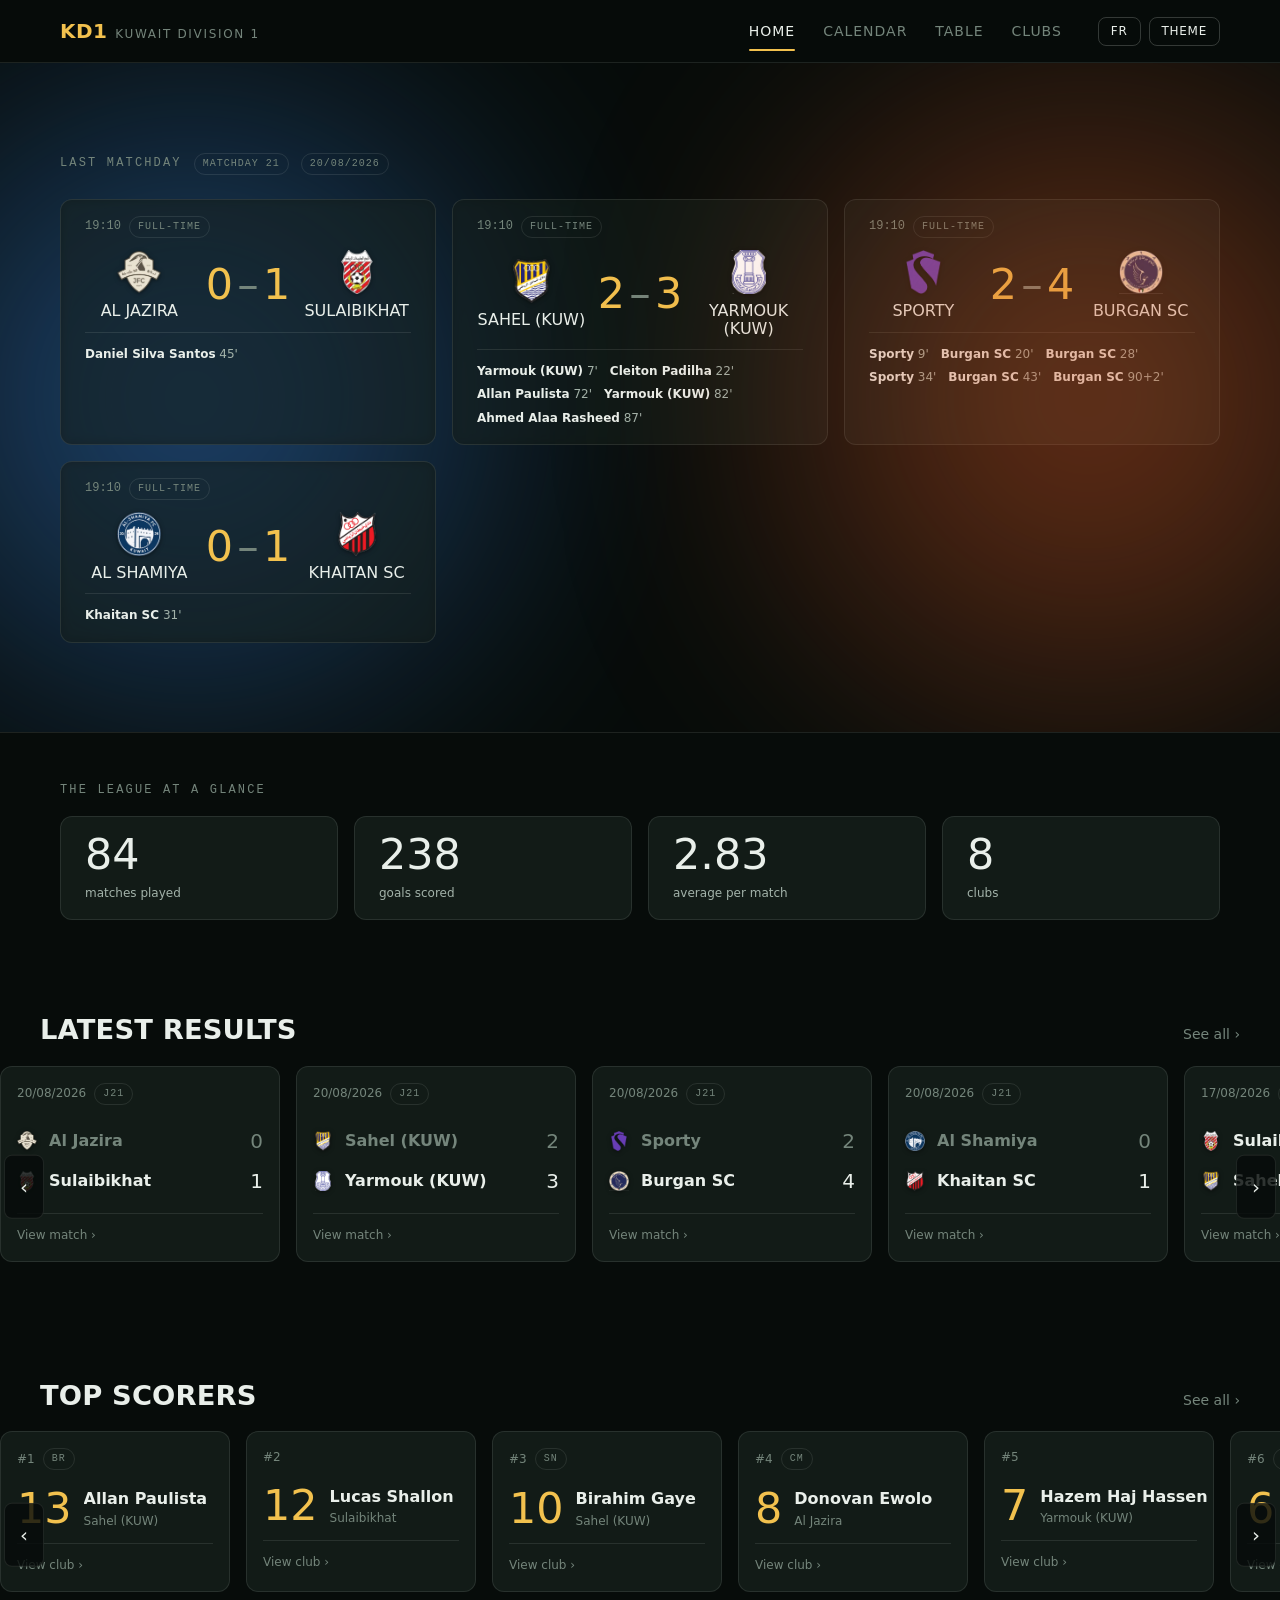
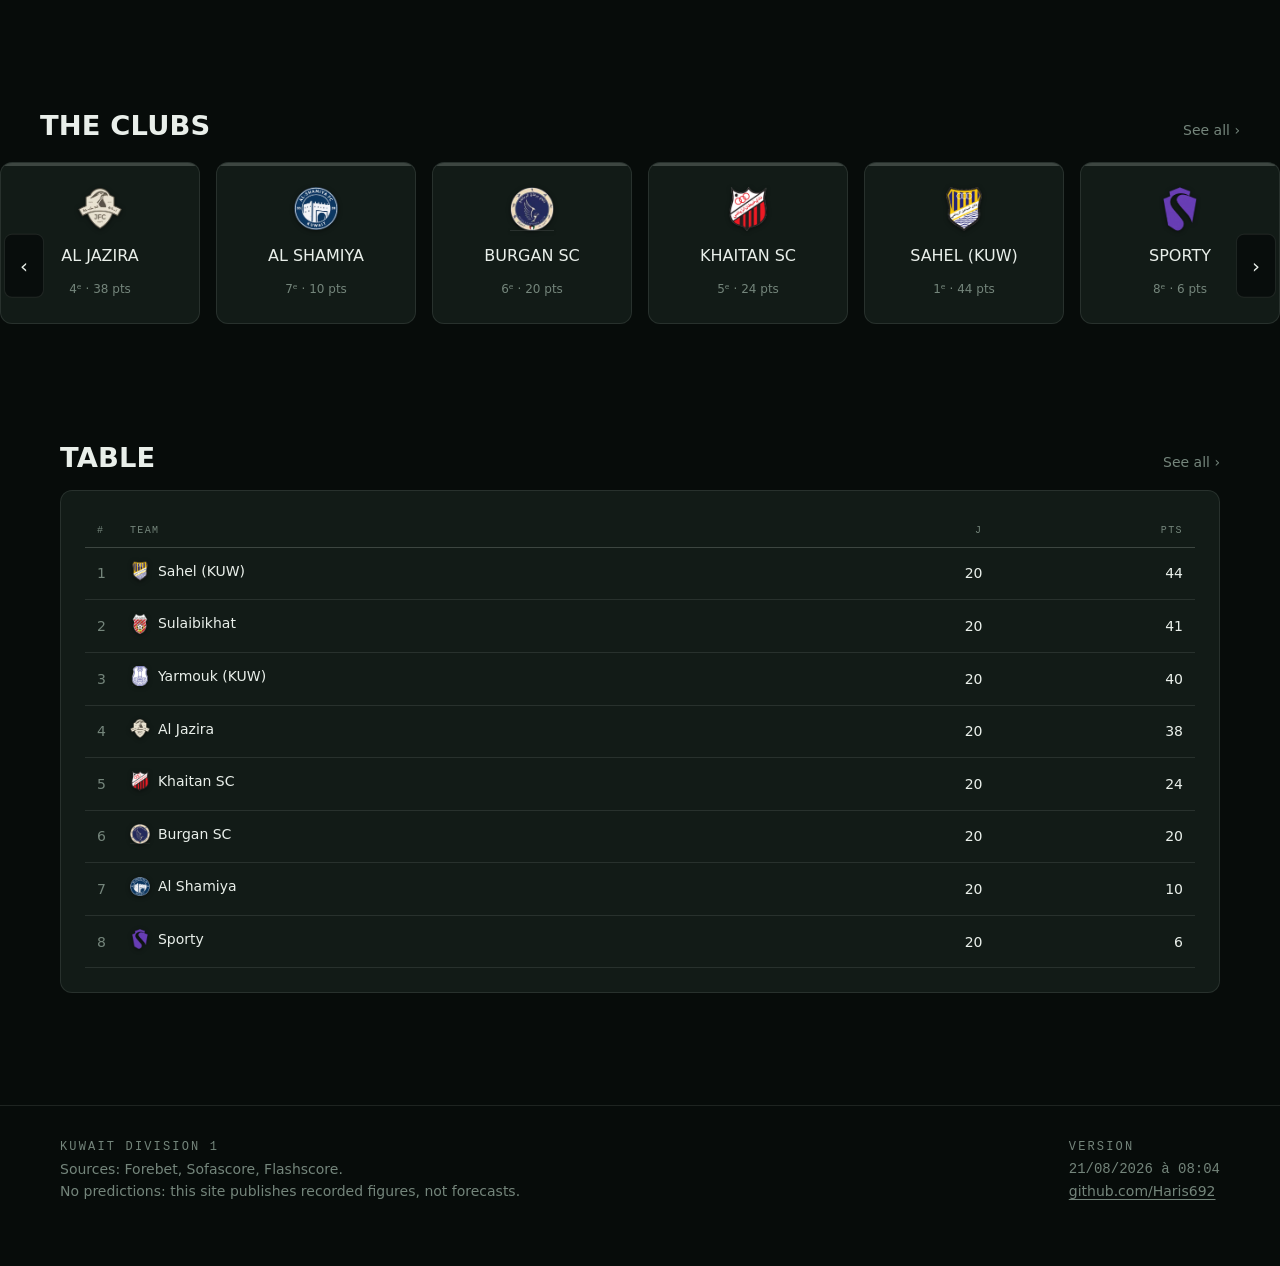
<file: index.html>
<!doctype html>
<html lang="fr" data-theme="dark">
<head>
<meta charset="utf-8">
<meta name="viewport" content="width=device-width, initial-scale=1">
<title>Division 1 koweïtienne — résultats, statistiques et classement</title>
<meta name="description" content="Résultats, chronologies, statistiques et classement de la Division 1 koweïtienne, saison 25/26.">
<meta name="color-scheme" content="dark light">
<meta property="og:title" content="Division 1 koweïtienne — résultats, statistiques et classement">
<meta property="og:description" content="Résultats, chronologies, statistiques et classement de la Division 1 koweïtienne, saison 25/26.">
<meta property="og:type" content="website">
<link rel="icon" href="data:image/svg+xml,<svg xmlns='http://www.w3.org/2000/svg' viewBox='0 0 32 32'><text y='26' font-size='26'>&#9917;</text></svg>">
<link rel="stylesheet" href="assets/8a947314b7/css/tokens.css">
<link rel="stylesheet" href="assets/8a947314b7/css/base.css">
<link rel="stylesheet" href="assets/8a947314b7/css/components.css">
<link rel="stylesheet" href="assets/8a947314b7/css/pages.css">
<!-- Le thème est posé AVANT le premier rendu : lu depuis le script principal,
     la page clignoterait en sombre puis basculerait en clair. -->
<script>
  try {
    var m = localStorage.getItem("kd1-theme");
    if (m) document.documentElement.dataset.theme = m;
  } catch (e) {}

  /* Filet de sécurité, en script CLASSIQUE et non en module — c'est justement
     un module qui peut échouer, et un module qui ne se lie pas n'exécute rien :
     ni rendu, ni gestionnaire d'erreur, écran noir. Ce script-ci est dans le
     HTML, toujours revalidé, donc toujours à jour.

     Il ne répare rien : il dit ce qui s'est passé et propose le seul geste qui
     règle le cas — un rechargement qui contourne le cache. */
  (function () {
    var cassé = false;
    addEventListener("error", function (e) {
      if (e.target && e.target.tagName === "SCRIPT") cassé = true;
      else if (e.message) cassé = true;
    }, true);
    addEventListener("unhandledrejection", function () { cassé = true; });

    addEventListener("load", function () {
      setTimeout(function () {
        var hôte = document.getElementById("main");
        if (!hôte || (!cassé && hôte.childElementCount)) return;
        if (hôte.childElementCount) return;
        var en = (document.documentElement.lang || "fr").indexOf("en") === 0;
        hôte.innerHTML = "";
        var box = document.createElement("div");
        box.style.cssText = "max-width:46rem;margin:12vh auto;padding:0 24px;" +
          "font:15px/1.6 system-ui,sans-serif;color:#e9efea";
        var h = document.createElement("h1");
        h.style.cssText = "font-size:1.5rem;margin:0 0 12px";
        h.textContent = en ? "This page could not load"
                           : "Cette page n’a pas pu se charger";
        var p = document.createElement("p");
        p.style.cssText = "color:#a3b3aa;margin:0 0 20px";
        p.textContent = en
          ? "A stale file is cached in your browser. Reloading fixes it."
          : "Un fichier périmé est resté en cache dans le navigateur. "
            + "Recharger suffit à le corriger.";
        var b = document.createElement("button");
        b.style.cssText = "font:inherit;text-transform:uppercase;letter-spacing:" +
          ".06em;padding:10px 18px;border-radius:8px;border:0;cursor:pointer;" +
          "background:#f2c14e;color:#1a1405";
        b.textContent = en ? "Reload" : "Recharger";
        b.onclick = function () {
          location.replace(location.pathname + location.search
            + (location.search ? "&" : "?") + "_r=" + Date.now());
        };
        box.appendChild(h); box.appendChild(p); box.appendChild(b);
        hôte.appendChild(box);
      }, 1200);
    });
  })();
</script>
<script type="module" src="assets/8a947314b7/js/pages/home.js"></script>
</head>
<body>
<main id="main"></main>
</body>
</html>
</file>
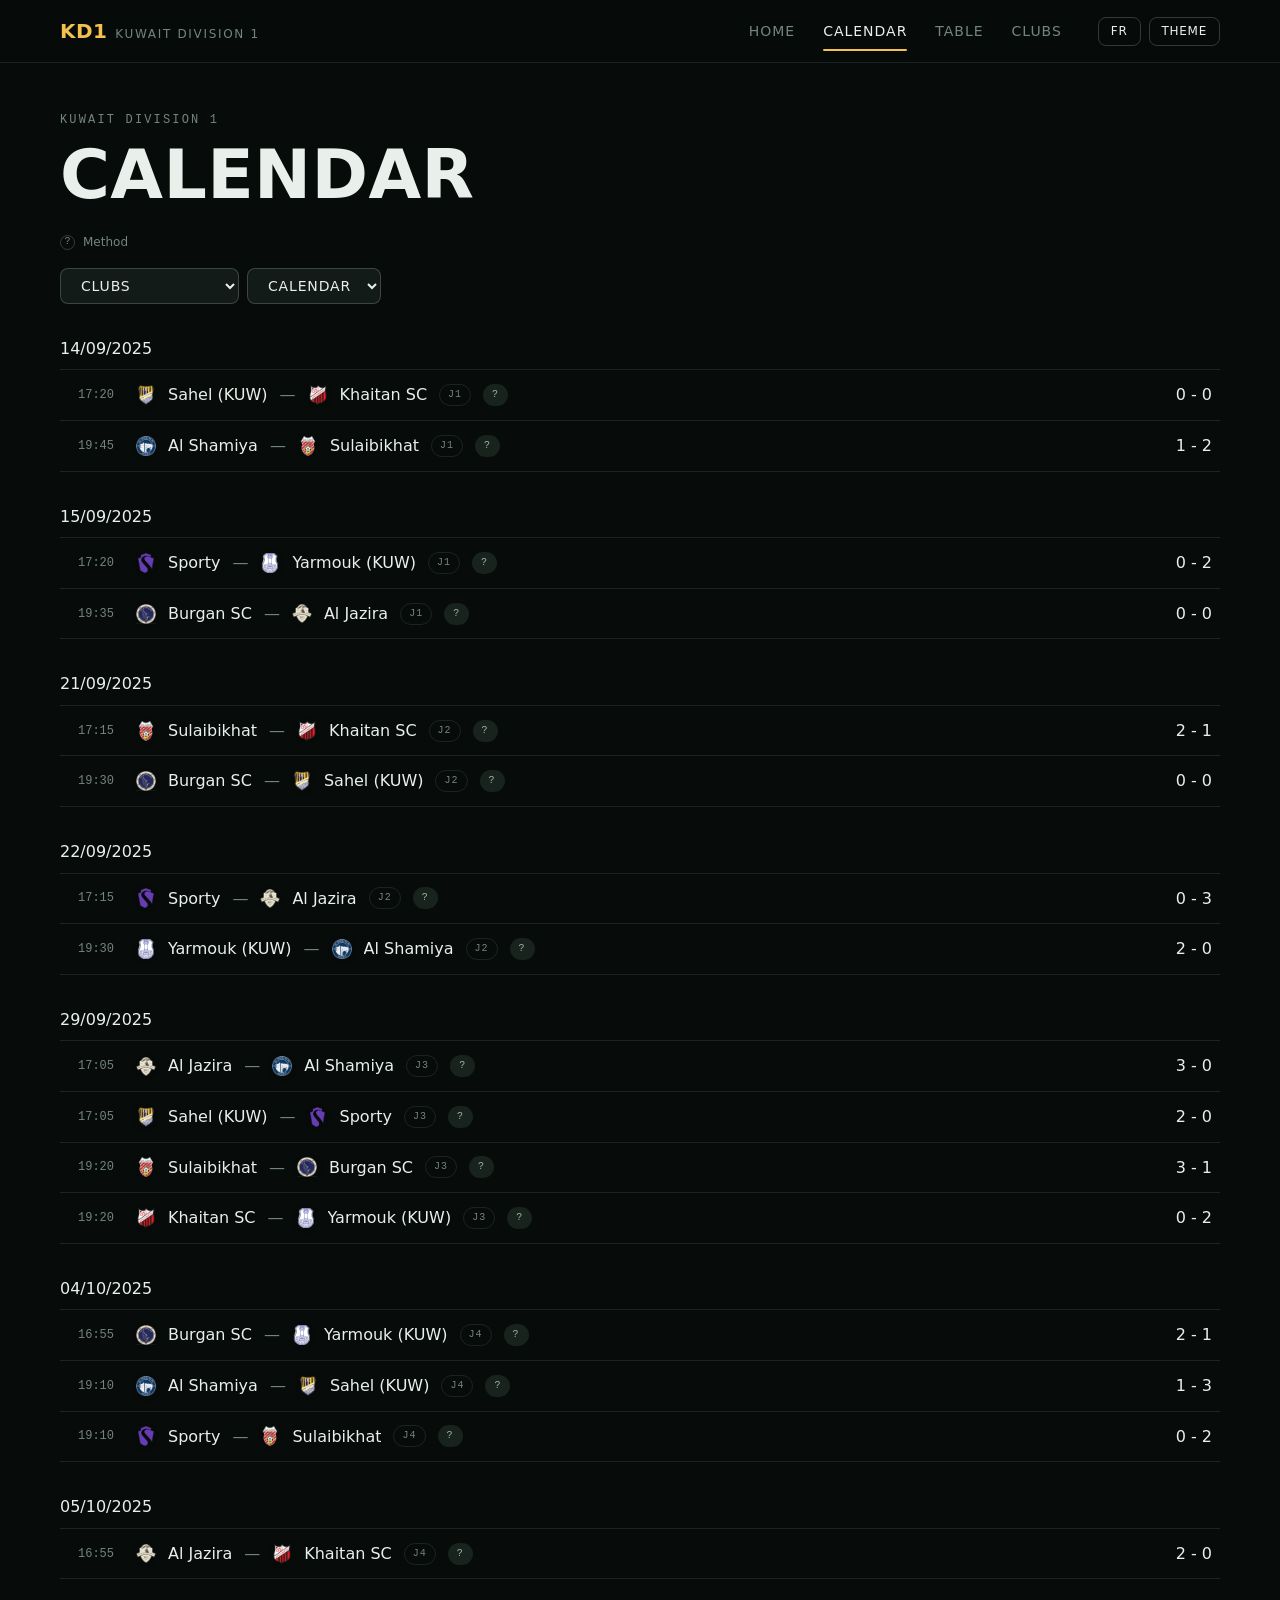
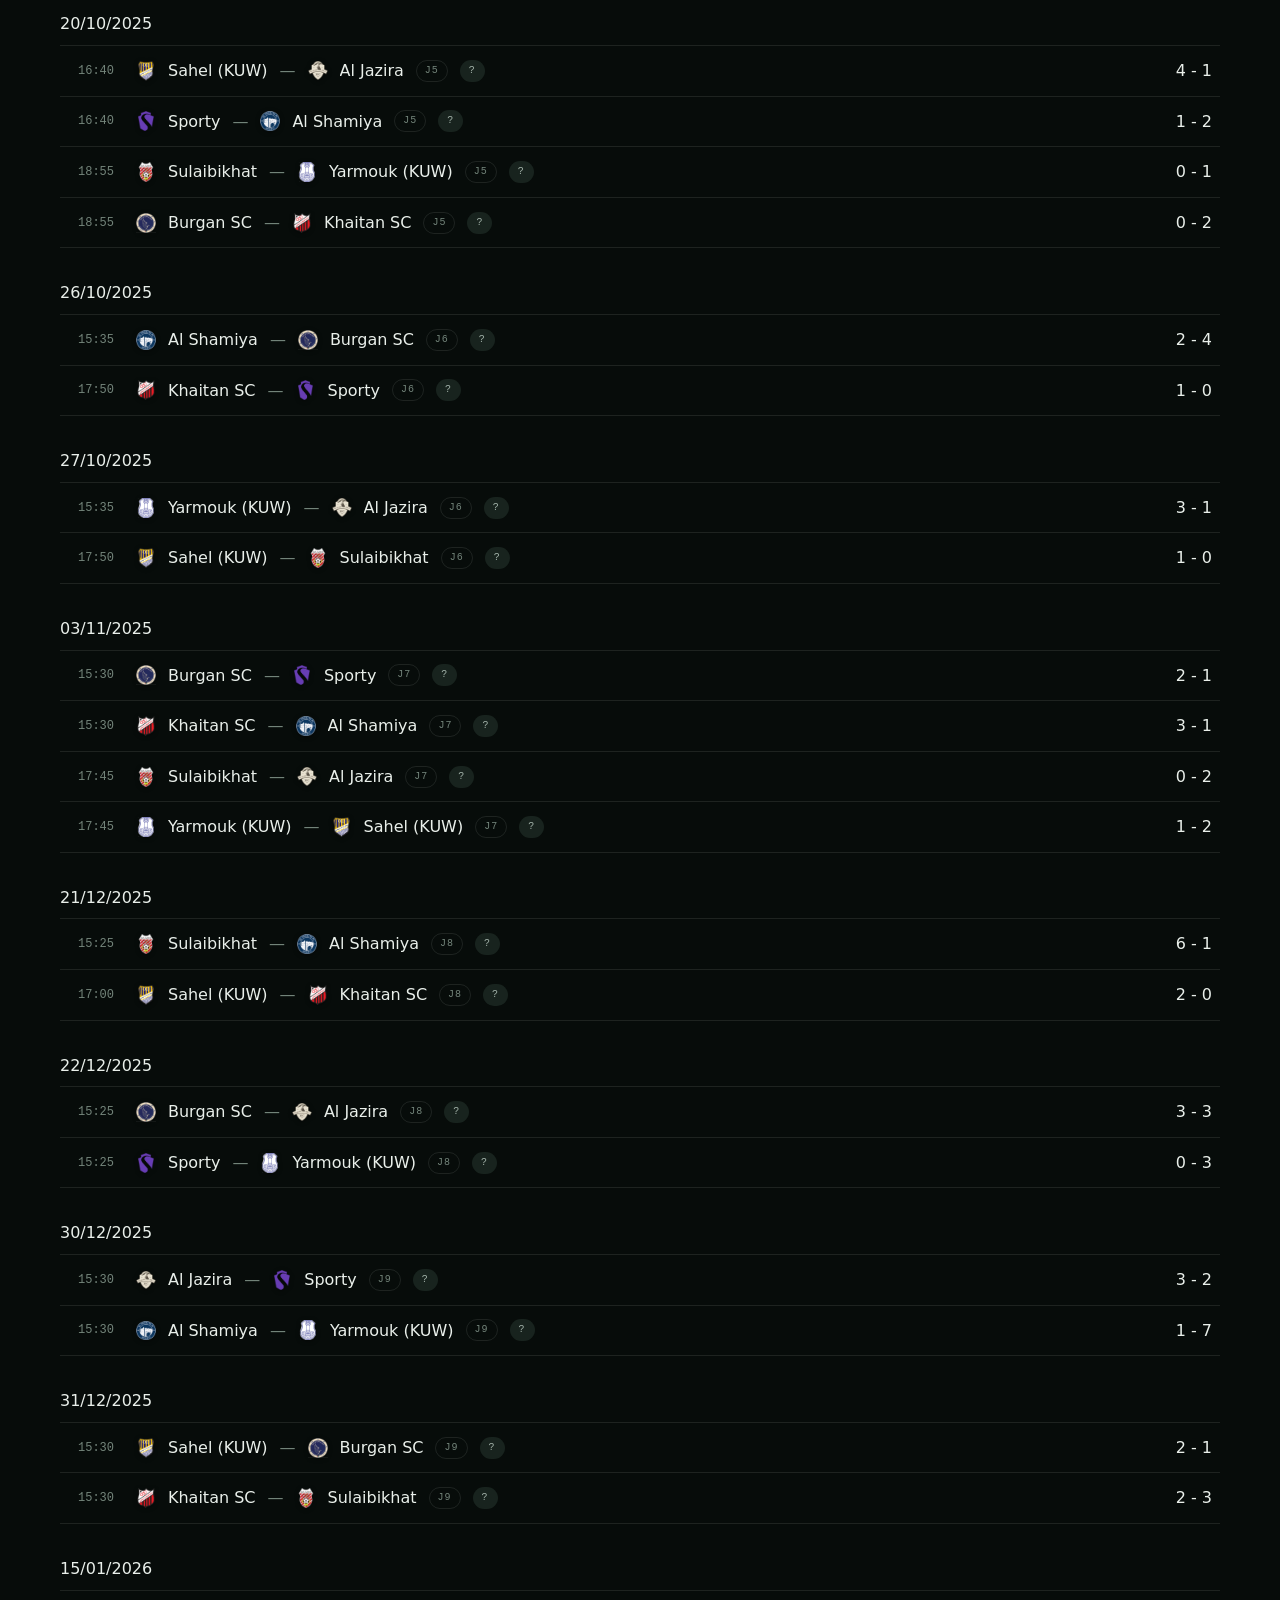
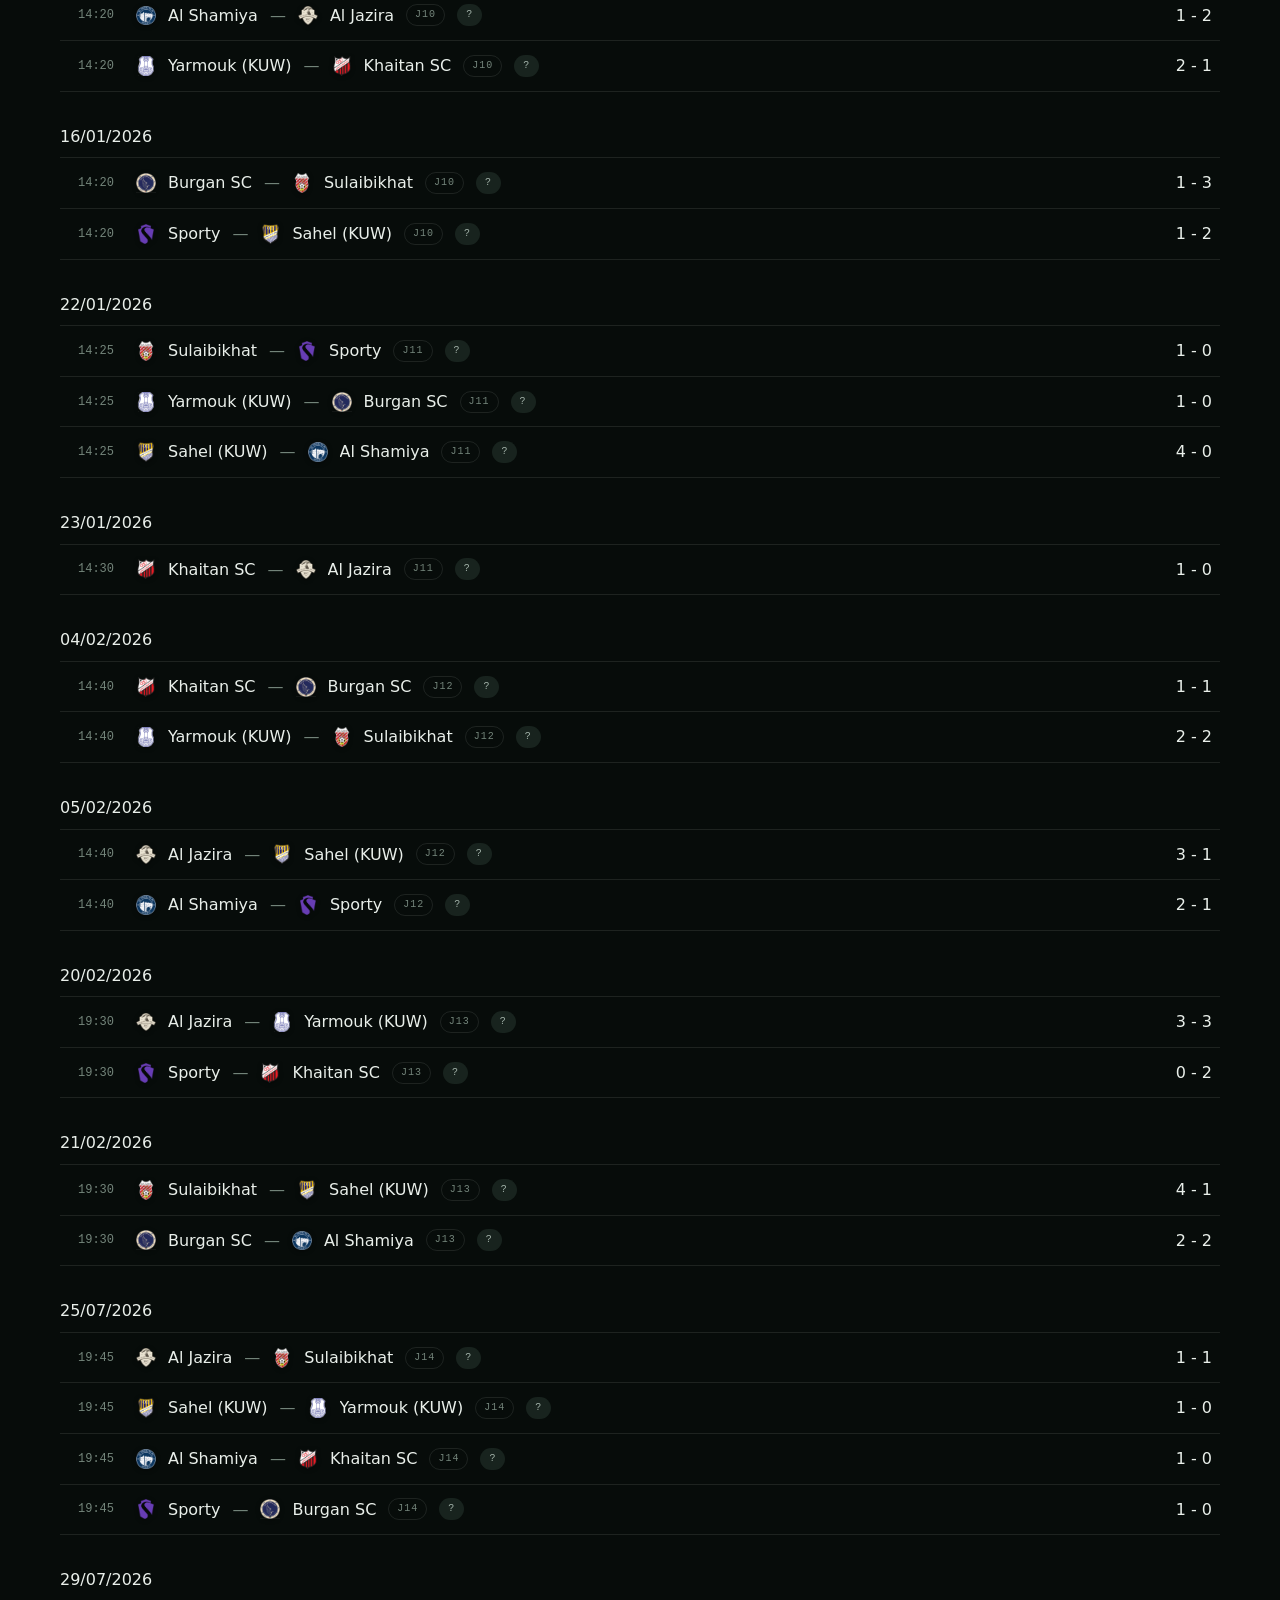
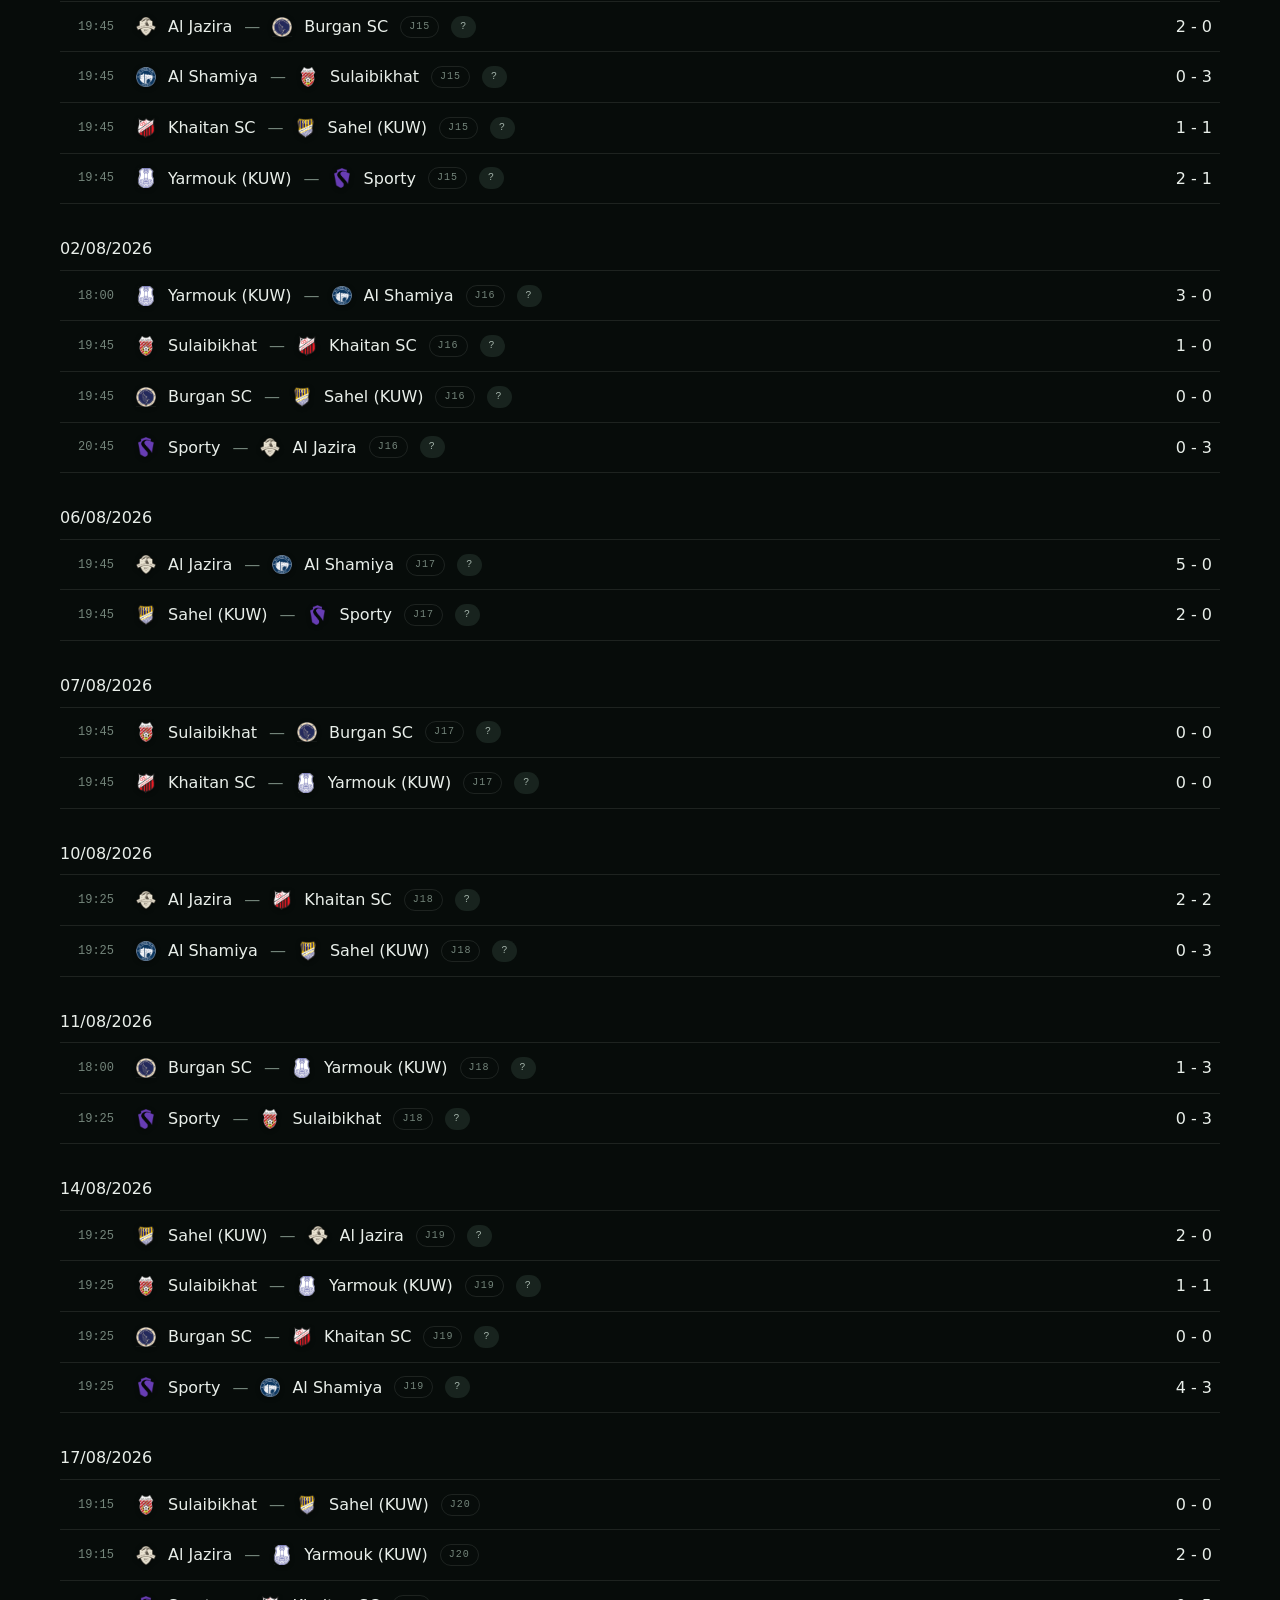
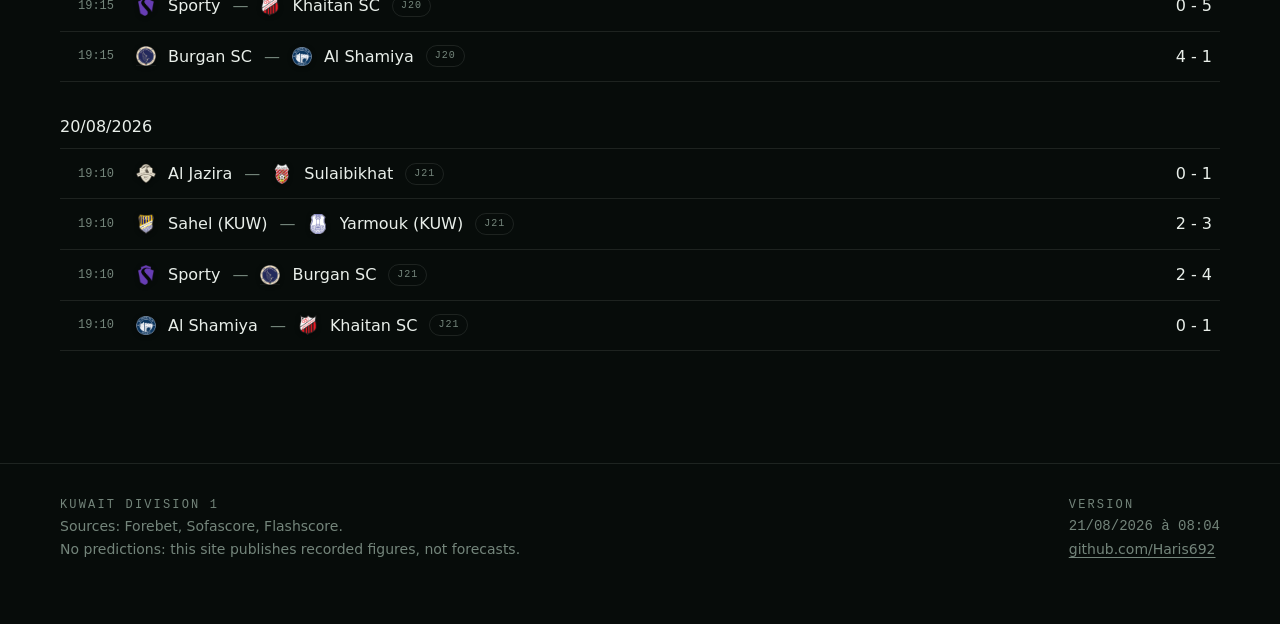
<file: calendrier.html>
<!doctype html>
<html lang="fr" data-theme="dark">
<head>
<meta charset="utf-8">
<meta name="viewport" content="width=device-width, initial-scale=1">
<title>Calendrier — Division 1 koweïtienne</title>
<meta name="description" content="Toutes les rencontres de la saison 25/26 de Division 1 koweïtienne, journée par journée.">
<meta name="color-scheme" content="dark light">
<meta property="og:title" content="Calendrier — Division 1 koweïtienne">
<meta property="og:description" content="Toutes les rencontres de la saison 25/26 de Division 1 koweïtienne, journée par journée.">
<meta property="og:type" content="website">
<link rel="icon" href="data:image/svg+xml,<svg xmlns='http://www.w3.org/2000/svg' viewBox='0 0 32 32'><text y='26' font-size='26'>&#9917;</text></svg>">
<link rel="stylesheet" href="assets/8a947314b7/css/tokens.css">
<link rel="stylesheet" href="assets/8a947314b7/css/base.css">
<link rel="stylesheet" href="assets/8a947314b7/css/components.css">
<link rel="stylesheet" href="assets/8a947314b7/css/pages.css">
<!-- Le thème est posé AVANT le premier rendu : lu depuis le script principal,
     la page clignoterait en sombre puis basculerait en clair. -->
<script>
  try {
    var m = localStorage.getItem("kd1-theme");
    if (m) document.documentElement.dataset.theme = m;
  } catch (e) {}

  /* Filet de sécurité, en script CLASSIQUE et non en module — c'est justement
     un module qui peut échouer, et un module qui ne se lie pas n'exécute rien :
     ni rendu, ni gestionnaire d'erreur, écran noir. Ce script-ci est dans le
     HTML, toujours revalidé, donc toujours à jour.

     Il ne répare rien : il dit ce qui s'est passé et propose le seul geste qui
     règle le cas — un rechargement qui contourne le cache. */
  (function () {
    var cassé = false;
    addEventListener("error", function (e) {
      if (e.target && e.target.tagName === "SCRIPT") cassé = true;
      else if (e.message) cassé = true;
    }, true);
    addEventListener("unhandledrejection", function () { cassé = true; });

    addEventListener("load", function () {
      setTimeout(function () {
        var hôte = document.getElementById("main");
        if (!hôte || (!cassé && hôte.childElementCount)) return;
        if (hôte.childElementCount) return;
        var en = (document.documentElement.lang || "fr").indexOf("en") === 0;
        hôte.innerHTML = "";
        var box = document.createElement("div");
        box.style.cssText = "max-width:46rem;margin:12vh auto;padding:0 24px;" +
          "font:15px/1.6 system-ui,sans-serif;color:#e9efea";
        var h = document.createElement("h1");
        h.style.cssText = "font-size:1.5rem;margin:0 0 12px";
        h.textContent = en ? "This page could not load"
                           : "Cette page n’a pas pu se charger";
        var p = document.createElement("p");
        p.style.cssText = "color:#a3b3aa;margin:0 0 20px";
        p.textContent = en
          ? "A stale file is cached in your browser. Reloading fixes it."
          : "Un fichier périmé est resté en cache dans le navigateur. "
            + "Recharger suffit à le corriger.";
        var b = document.createElement("button");
        b.style.cssText = "font:inherit;text-transform:uppercase;letter-spacing:" +
          ".06em;padding:10px 18px;border-radius:8px;border:0;cursor:pointer;" +
          "background:#f2c14e;color:#1a1405";
        b.textContent = en ? "Reload" : "Recharger";
        b.onclick = function () {
          location.replace(location.pathname + location.search
            + (location.search ? "&" : "?") + "_r=" + Date.now());
        };
        box.appendChild(h); box.appendChild(p); box.appendChild(b);
        hôte.appendChild(box);
      }, 1200);
    });
  })();
</script>
<script type="module" src="assets/8a947314b7/js/pages/calendar.js"></script>
</head>
<body>
<main id="main"></main>
</body>
</html>
</file>
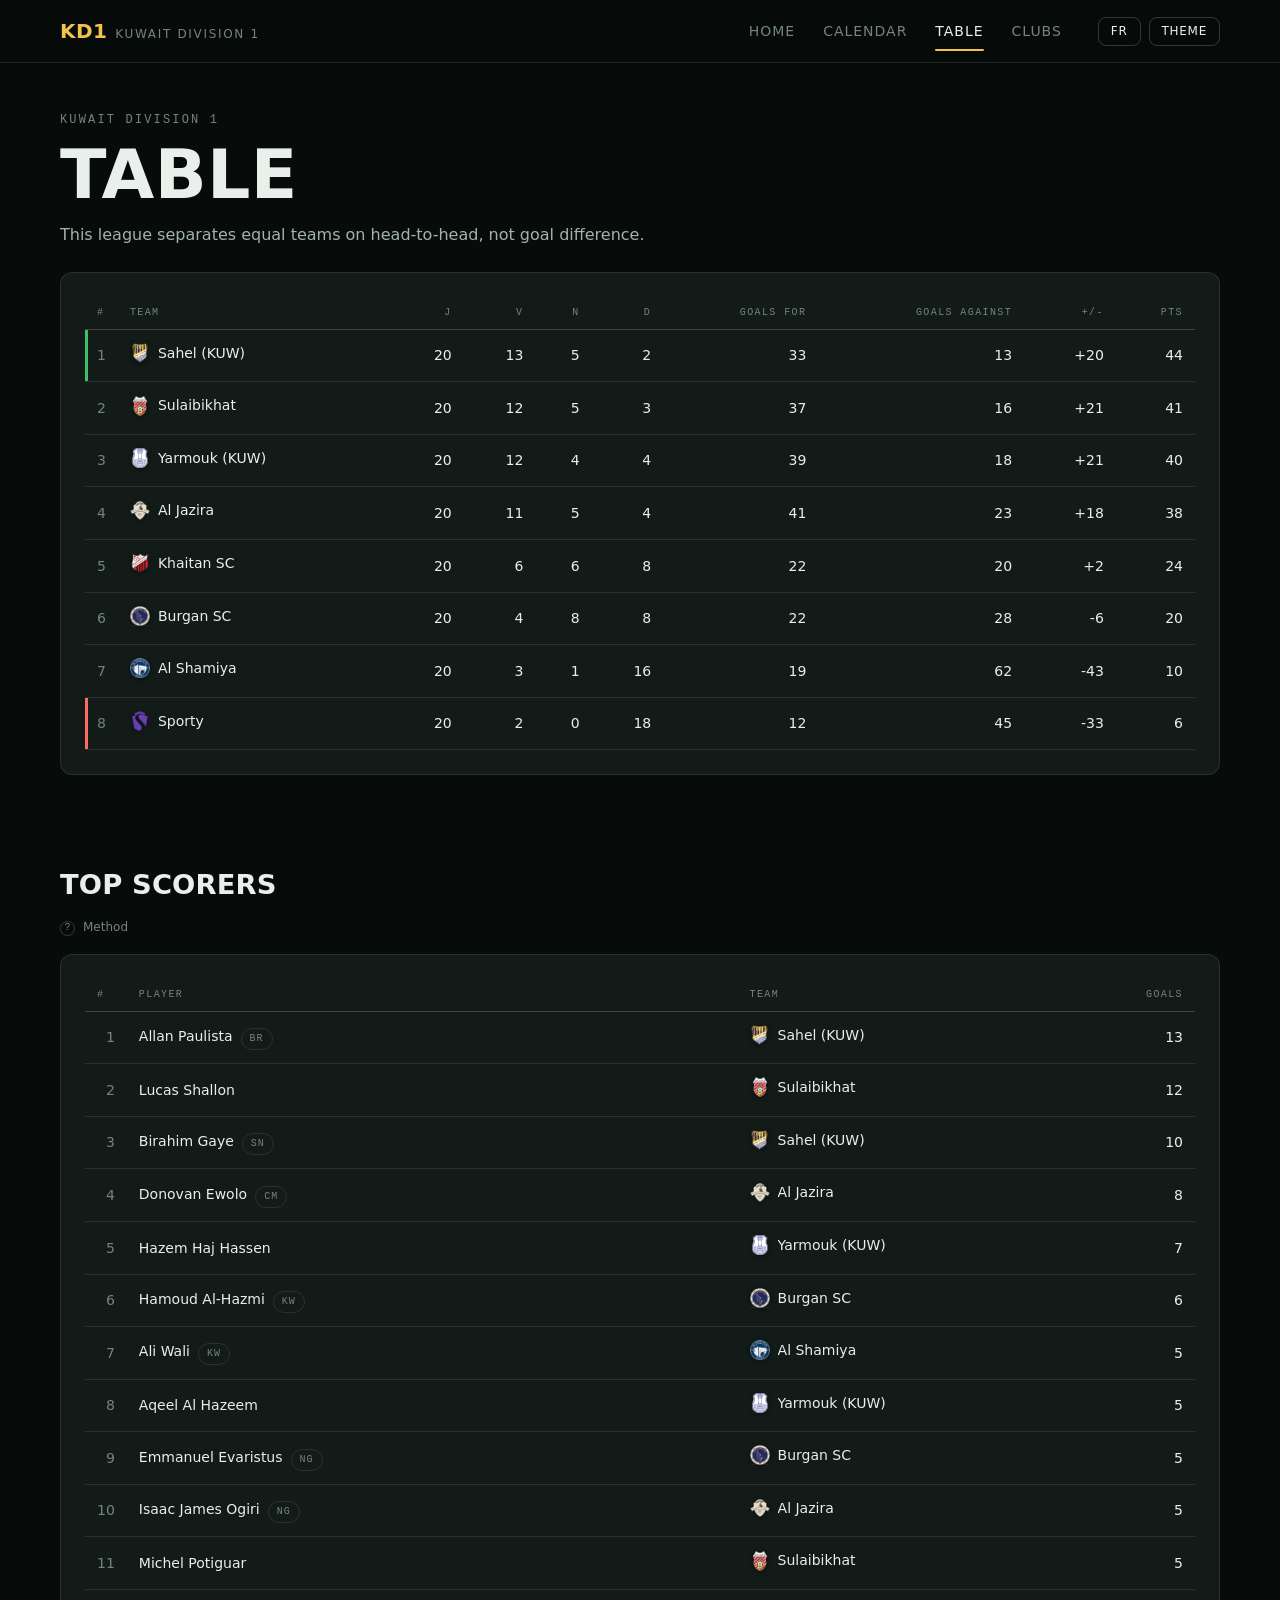
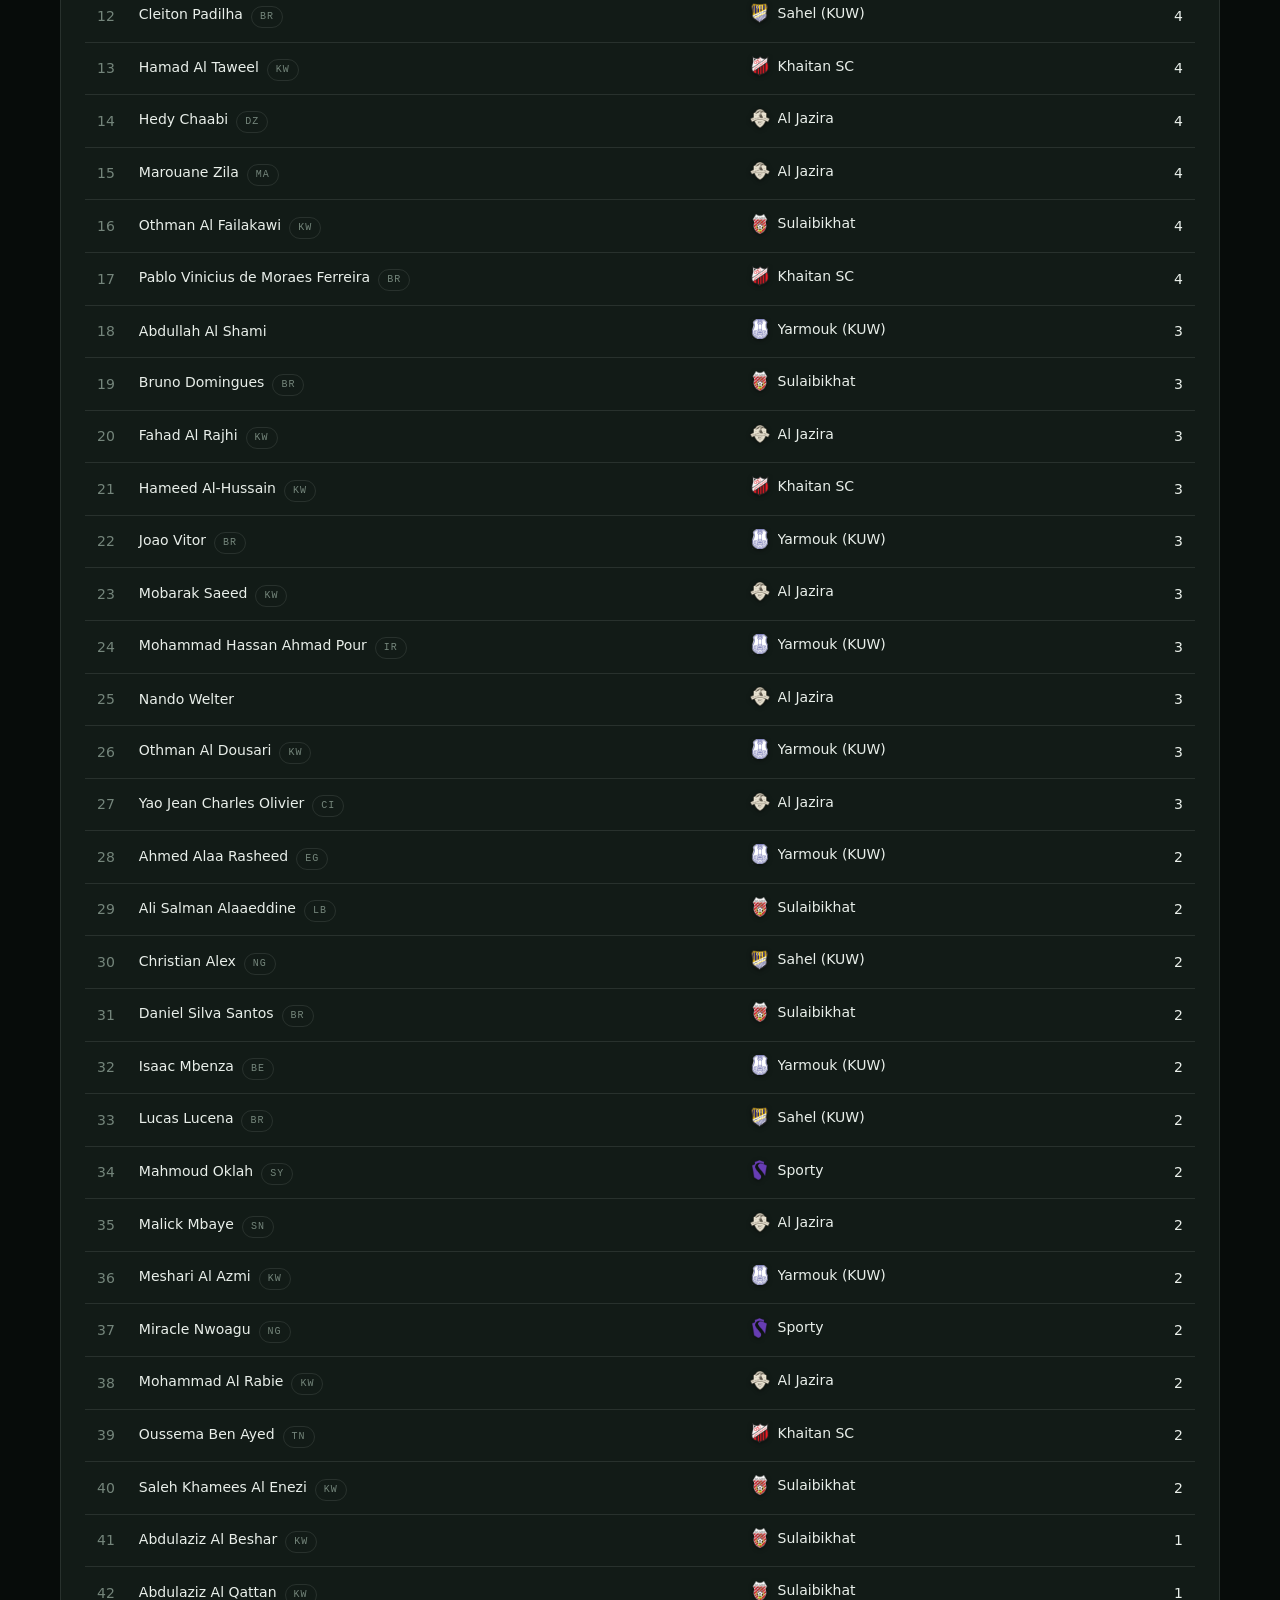
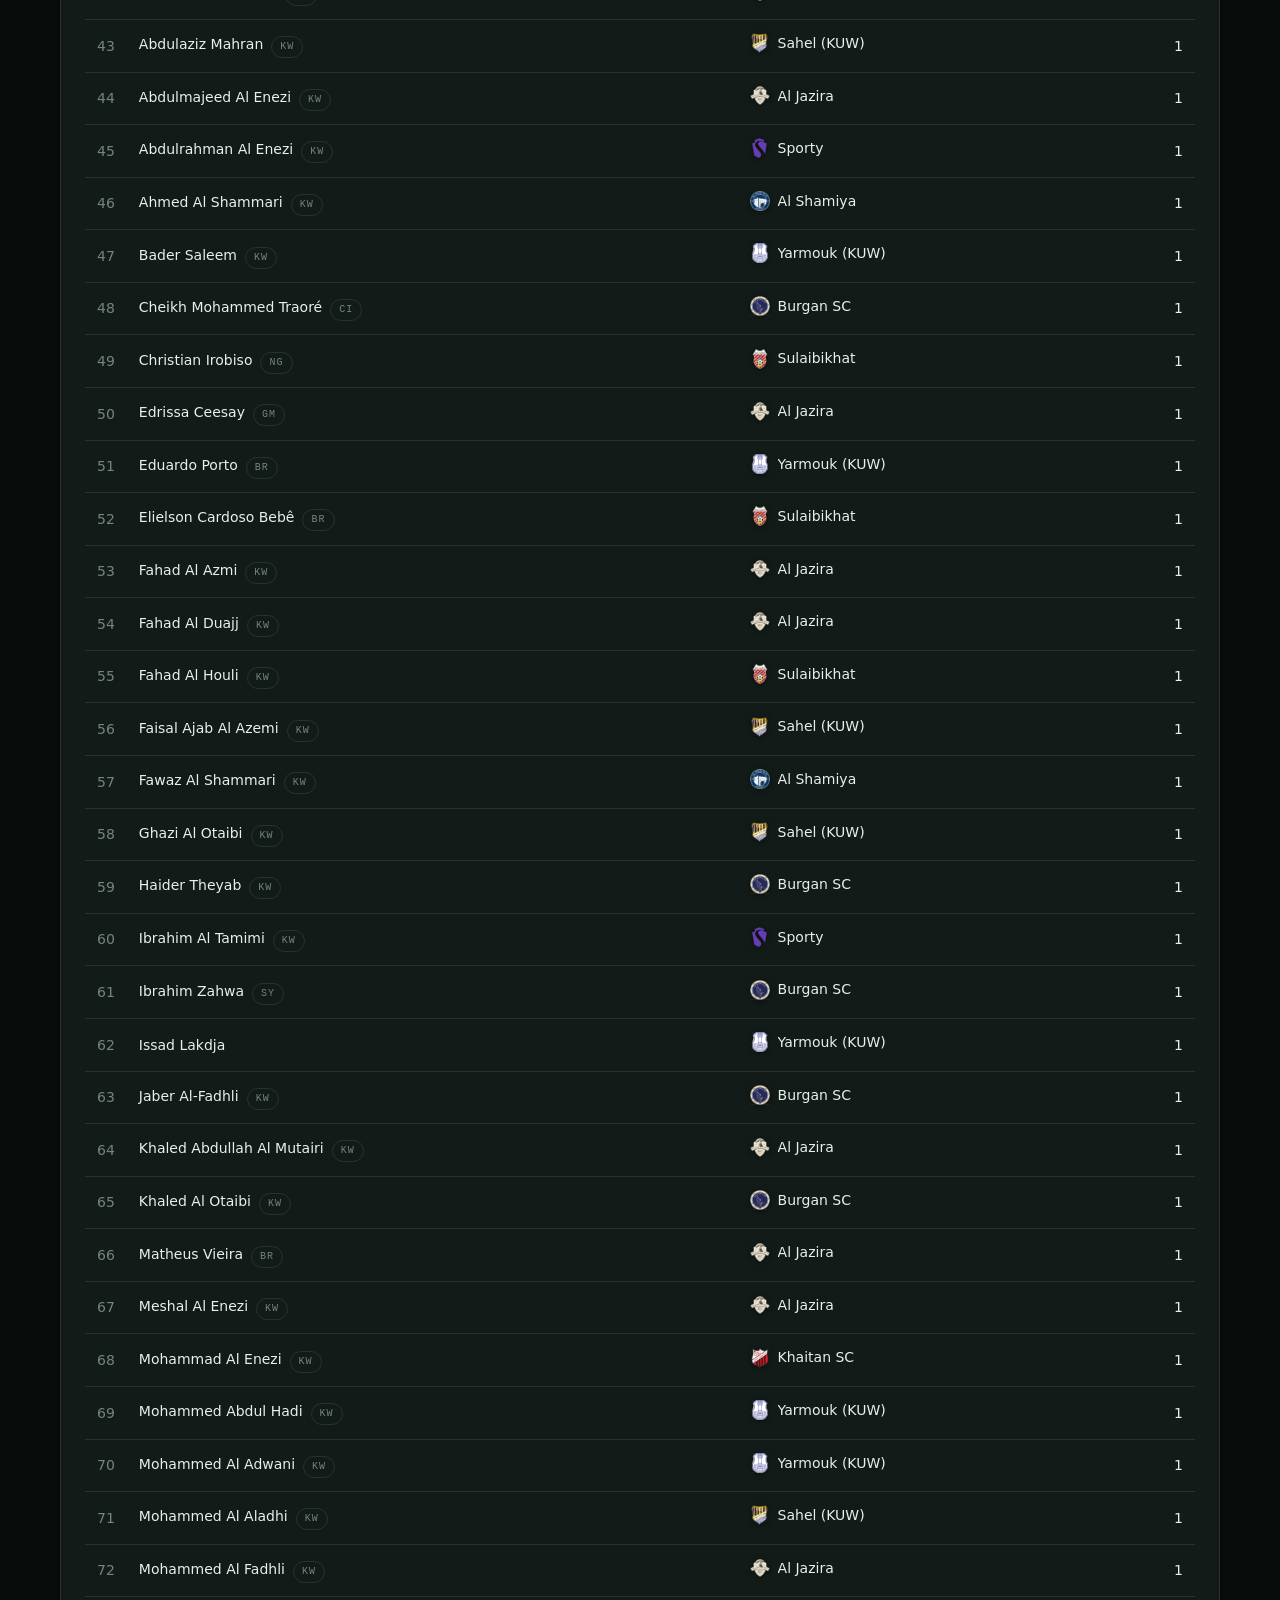
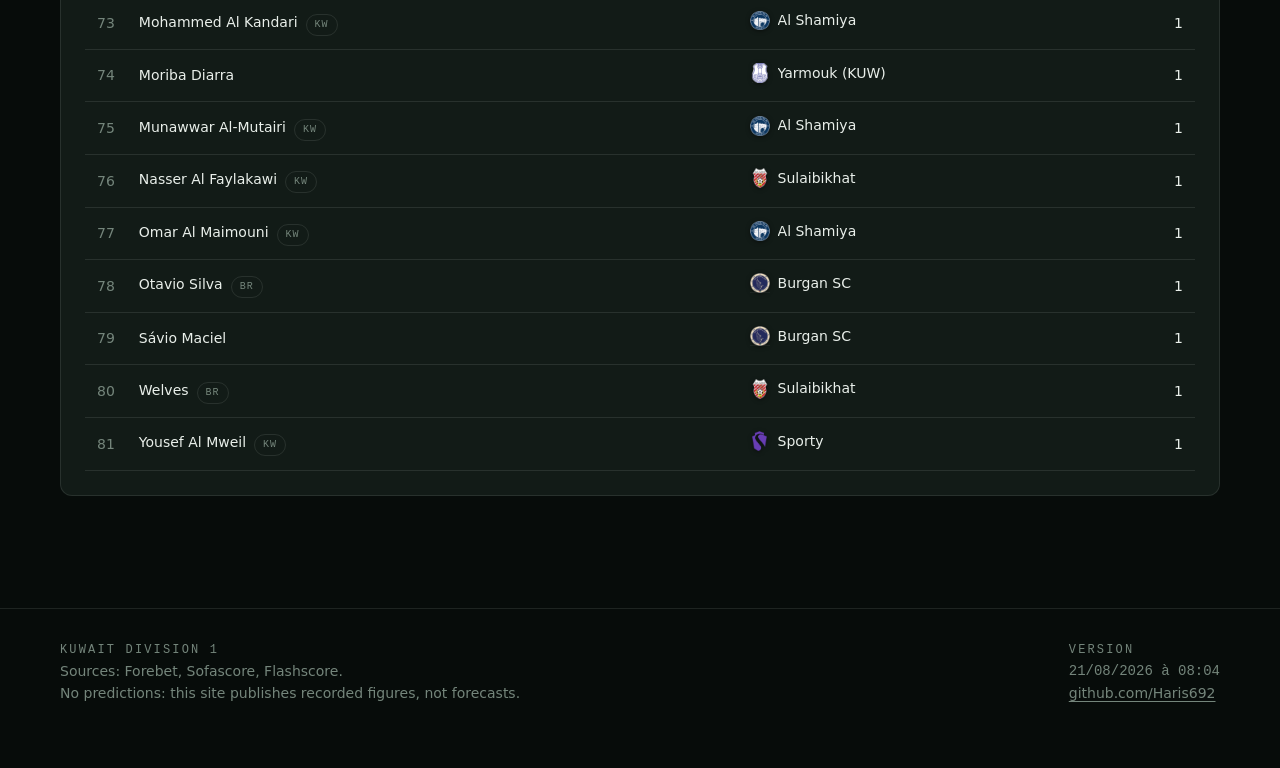
<file: classement.html>
<!doctype html>
<html lang="fr" data-theme="dark">
<head>
<meta charset="utf-8">
<meta name="viewport" content="width=device-width, initial-scale=1">
<title>Classement et buteurs — Division 1 koweïtienne</title>
<meta name="description" content="Le classement complet de la Division 1 koweïtienne et le classement des buteurs.">
<meta name="color-scheme" content="dark light">
<meta property="og:title" content="Classement et buteurs — Division 1 koweïtienne">
<meta property="og:description" content="Le classement complet de la Division 1 koweïtienne et le classement des buteurs.">
<meta property="og:type" content="website">
<link rel="icon" href="data:image/svg+xml,<svg xmlns='http://www.w3.org/2000/svg' viewBox='0 0 32 32'><text y='26' font-size='26'>&#9917;</text></svg>">
<link rel="stylesheet" href="assets/8a947314b7/css/tokens.css">
<link rel="stylesheet" href="assets/8a947314b7/css/base.css">
<link rel="stylesheet" href="assets/8a947314b7/css/components.css">
<link rel="stylesheet" href="assets/8a947314b7/css/pages.css">
<!-- Le thème est posé AVANT le premier rendu : lu depuis le script principal,
     la page clignoterait en sombre puis basculerait en clair. -->
<script>
  try {
    var m = localStorage.getItem("kd1-theme");
    if (m) document.documentElement.dataset.theme = m;
  } catch (e) {}

  /* Filet de sécurité, en script CLASSIQUE et non en module — c'est justement
     un module qui peut échouer, et un module qui ne se lie pas n'exécute rien :
     ni rendu, ni gestionnaire d'erreur, écran noir. Ce script-ci est dans le
     HTML, toujours revalidé, donc toujours à jour.

     Il ne répare rien : il dit ce qui s'est passé et propose le seul geste qui
     règle le cas — un rechargement qui contourne le cache. */
  (function () {
    var cassé = false;
    addEventListener("error", function (e) {
      if (e.target && e.target.tagName === "SCRIPT") cassé = true;
      else if (e.message) cassé = true;
    }, true);
    addEventListener("unhandledrejection", function () { cassé = true; });

    addEventListener("load", function () {
      setTimeout(function () {
        var hôte = document.getElementById("main");
        if (!hôte || (!cassé && hôte.childElementCount)) return;
        if (hôte.childElementCount) return;
        var en = (document.documentElement.lang || "fr").indexOf("en") === 0;
        hôte.innerHTML = "";
        var box = document.createElement("div");
        box.style.cssText = "max-width:46rem;margin:12vh auto;padding:0 24px;" +
          "font:15px/1.6 system-ui,sans-serif;color:#e9efea";
        var h = document.createElement("h1");
        h.style.cssText = "font-size:1.5rem;margin:0 0 12px";
        h.textContent = en ? "This page could not load"
                           : "Cette page n’a pas pu se charger";
        var p = document.createElement("p");
        p.style.cssText = "color:#a3b3aa;margin:0 0 20px";
        p.textContent = en
          ? "A stale file is cached in your browser. Reloading fixes it."
          : "Un fichier périmé est resté en cache dans le navigateur. "
            + "Recharger suffit à le corriger.";
        var b = document.createElement("button");
        b.style.cssText = "font:inherit;text-transform:uppercase;letter-spacing:" +
          ".06em;padding:10px 18px;border-radius:8px;border:0;cursor:pointer;" +
          "background:#f2c14e;color:#1a1405";
        b.textContent = en ? "Reload" : "Recharger";
        b.onclick = function () {
          location.replace(location.pathname + location.search
            + (location.search ? "&" : "?") + "_r=" + Date.now());
        };
        box.appendChild(h); box.appendChild(p); box.appendChild(b);
        hôte.appendChild(box);
      }, 1200);
    });
  })();
</script>
<script type="module" src="assets/8a947314b7/js/pages/standings.js"></script>
</head>
<body>
<main id="main"></main>
</body>
</html>
</file>
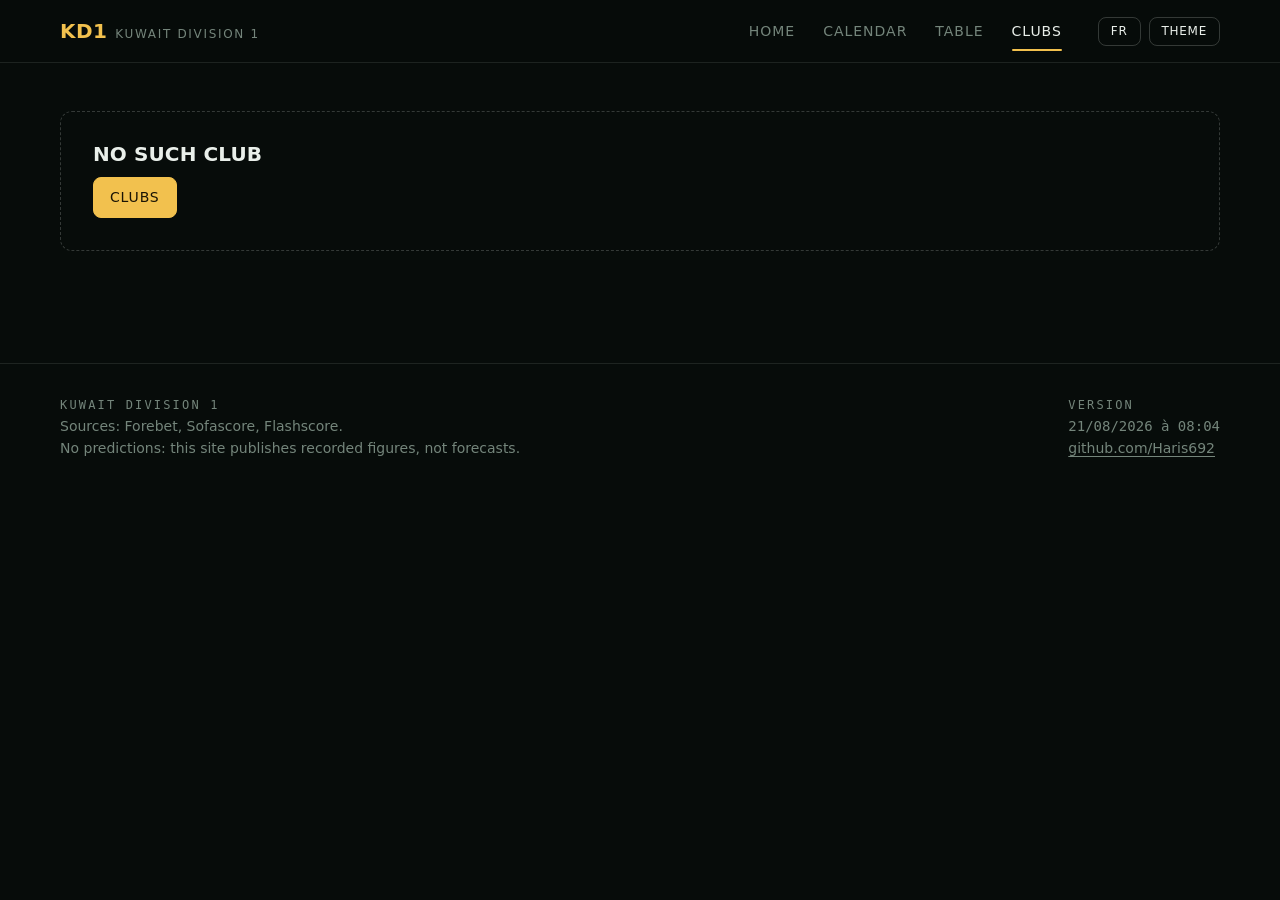
<file: club.html>
<!doctype html>
<html lang="fr" data-theme="dark">
<head>
<meta charset="utf-8">
<meta name="viewport" content="width=device-width, initial-scale=1">
<title>Club — Division 1 koweïtienne</title>
<meta name="description" content="Effectif, résultats et statistiques de saison d'un club de Division 1 koweïtienne.">
<meta name="color-scheme" content="dark light">
<meta property="og:title" content="Club — Division 1 koweïtienne">
<meta property="og:description" content="Effectif, résultats et statistiques de saison d'un club de Division 1 koweïtienne.">
<meta property="og:type" content="website">
<link rel="icon" href="data:image/svg+xml,<svg xmlns='http://www.w3.org/2000/svg' viewBox='0 0 32 32'><text y='26' font-size='26'>&#9917;</text></svg>">
<link rel="stylesheet" href="assets/8a947314b7/css/tokens.css">
<link rel="stylesheet" href="assets/8a947314b7/css/base.css">
<link rel="stylesheet" href="assets/8a947314b7/css/components.css">
<link rel="stylesheet" href="assets/8a947314b7/css/pages.css">
<!-- Le thème est posé AVANT le premier rendu : lu depuis le script principal,
     la page clignoterait en sombre puis basculerait en clair. -->
<script>
  try {
    var m = localStorage.getItem("kd1-theme");
    if (m) document.documentElement.dataset.theme = m;
  } catch (e) {}

  /* Filet de sécurité, en script CLASSIQUE et non en module — c'est justement
     un module qui peut échouer, et un module qui ne se lie pas n'exécute rien :
     ni rendu, ni gestionnaire d'erreur, écran noir. Ce script-ci est dans le
     HTML, toujours revalidé, donc toujours à jour.

     Il ne répare rien : il dit ce qui s'est passé et propose le seul geste qui
     règle le cas — un rechargement qui contourne le cache. */
  (function () {
    var cassé = false;
    addEventListener("error", function (e) {
      if (e.target && e.target.tagName === "SCRIPT") cassé = true;
      else if (e.message) cassé = true;
    }, true);
    addEventListener("unhandledrejection", function () { cassé = true; });

    addEventListener("load", function () {
      setTimeout(function () {
        var hôte = document.getElementById("main");
        if (!hôte || (!cassé && hôte.childElementCount)) return;
        if (hôte.childElementCount) return;
        var en = (document.documentElement.lang || "fr").indexOf("en") === 0;
        hôte.innerHTML = "";
        var box = document.createElement("div");
        box.style.cssText = "max-width:46rem;margin:12vh auto;padding:0 24px;" +
          "font:15px/1.6 system-ui,sans-serif;color:#e9efea";
        var h = document.createElement("h1");
        h.style.cssText = "font-size:1.5rem;margin:0 0 12px";
        h.textContent = en ? "This page could not load"
                           : "Cette page n’a pas pu se charger";
        var p = document.createElement("p");
        p.style.cssText = "color:#a3b3aa;margin:0 0 20px";
        p.textContent = en
          ? "A stale file is cached in your browser. Reloading fixes it."
          : "Un fichier périmé est resté en cache dans le navigateur. "
            + "Recharger suffit à le corriger.";
        var b = document.createElement("button");
        b.style.cssText = "font:inherit;text-transform:uppercase;letter-spacing:" +
          ".06em;padding:10px 18px;border-radius:8px;border:0;cursor:pointer;" +
          "background:#f2c14e;color:#1a1405";
        b.textContent = en ? "Reload" : "Recharger";
        b.onclick = function () {
          location.replace(location.pathname + location.search
            + (location.search ? "&" : "?") + "_r=" + Date.now());
        };
        box.appendChild(h); box.appendChild(p); box.appendChild(b);
        hôte.appendChild(box);
      }, 1200);
    });
  })();
</script>
<script type="module" src="assets/8a947314b7/js/pages/club.js"></script>
</head>
<body>
<main id="main"></main>
</body>
</html>
</file>
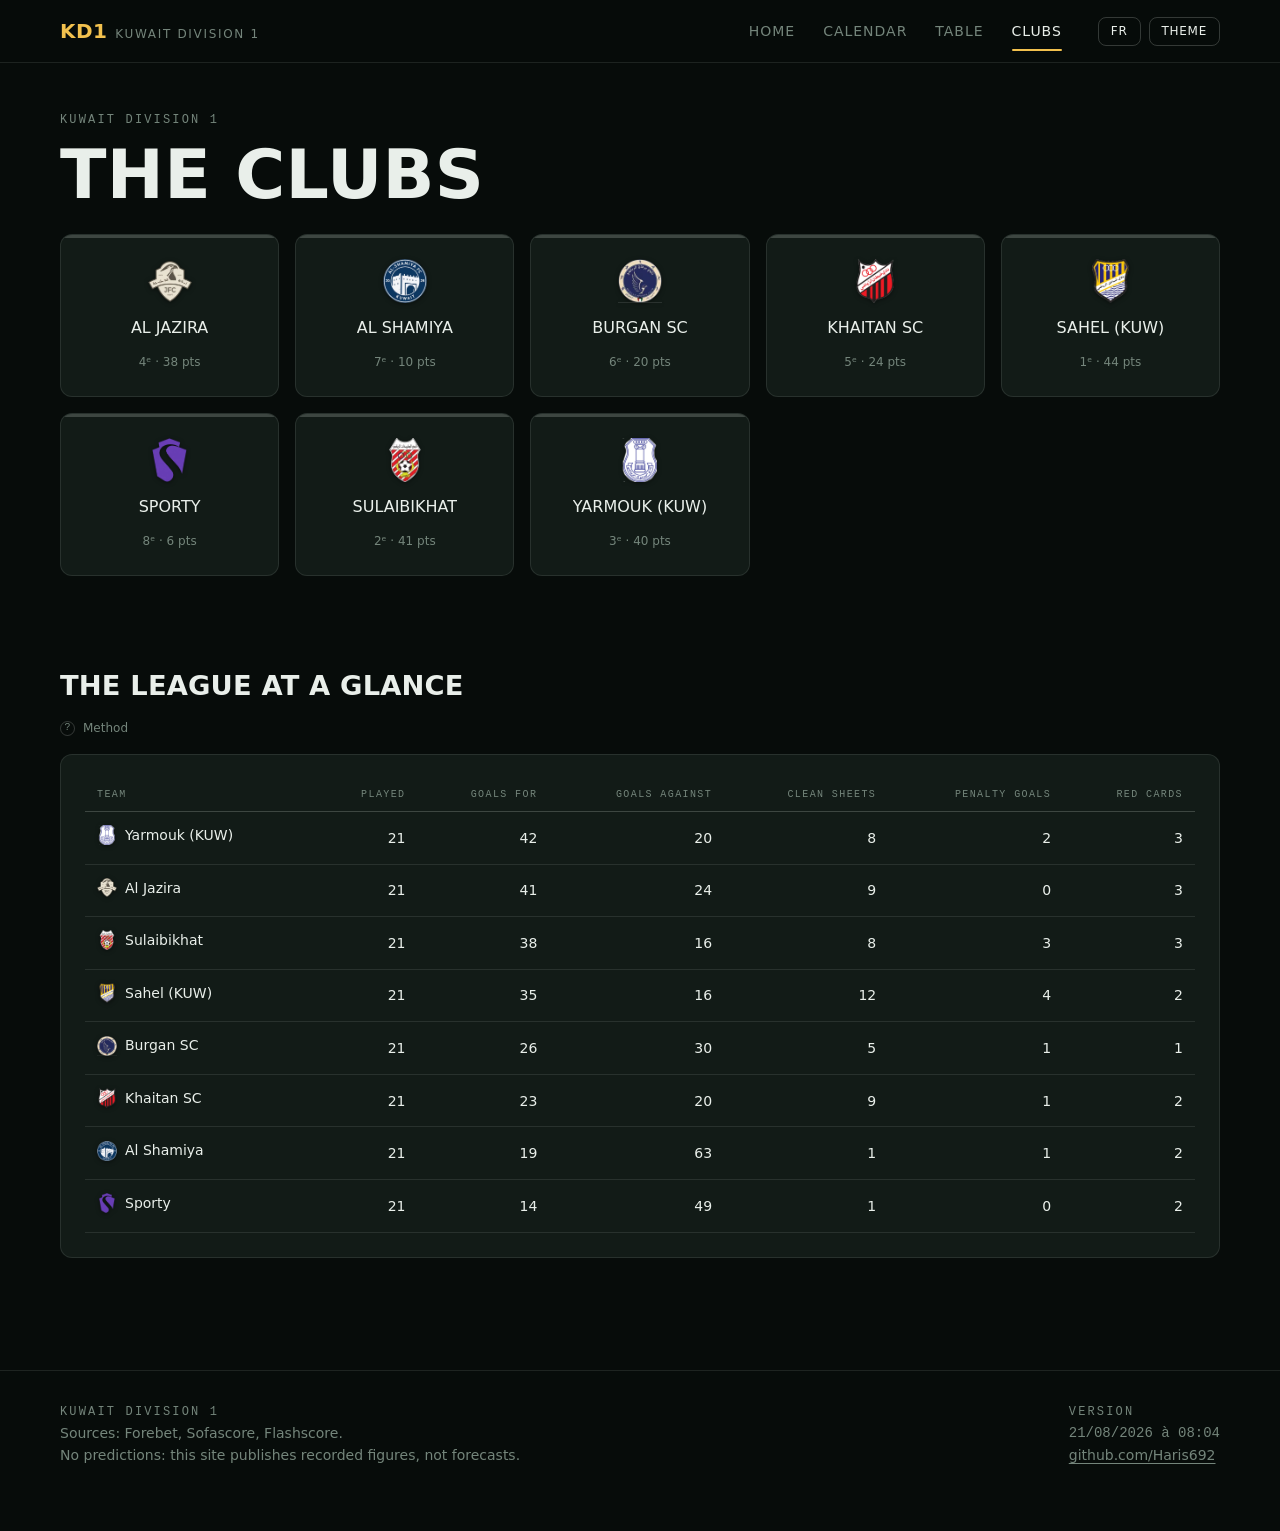
<file: clubs.html>
<!doctype html>
<html lang="fr" data-theme="dark">
<head>
<meta charset="utf-8">
<meta name="viewport" content="width=device-width, initial-scale=1">
<title>Les clubs — Division 1 koweïtienne</title>
<meta name="description" content="Les huit clubs de la Division 1 koweïtienne : effectifs, entraîneurs et bilans de saison.">
<meta name="color-scheme" content="dark light">
<meta property="og:title" content="Les clubs — Division 1 koweïtienne">
<meta property="og:description" content="Les huit clubs de la Division 1 koweïtienne : effectifs, entraîneurs et bilans de saison.">
<meta property="og:type" content="website">
<link rel="icon" href="data:image/svg+xml,<svg xmlns='http://www.w3.org/2000/svg' viewBox='0 0 32 32'><text y='26' font-size='26'>&#9917;</text></svg>">
<link rel="stylesheet" href="assets/8a947314b7/css/tokens.css">
<link rel="stylesheet" href="assets/8a947314b7/css/base.css">
<link rel="stylesheet" href="assets/8a947314b7/css/components.css">
<link rel="stylesheet" href="assets/8a947314b7/css/pages.css">
<!-- Le thème est posé AVANT le premier rendu : lu depuis le script principal,
     la page clignoterait en sombre puis basculerait en clair. -->
<script>
  try {
    var m = localStorage.getItem("kd1-theme");
    if (m) document.documentElement.dataset.theme = m;
  } catch (e) {}

  /* Filet de sécurité, en script CLASSIQUE et non en module — c'est justement
     un module qui peut échouer, et un module qui ne se lie pas n'exécute rien :
     ni rendu, ni gestionnaire d'erreur, écran noir. Ce script-ci est dans le
     HTML, toujours revalidé, donc toujours à jour.

     Il ne répare rien : il dit ce qui s'est passé et propose le seul geste qui
     règle le cas — un rechargement qui contourne le cache. */
  (function () {
    var cassé = false;
    addEventListener("error", function (e) {
      if (e.target && e.target.tagName === "SCRIPT") cassé = true;
      else if (e.message) cassé = true;
    }, true);
    addEventListener("unhandledrejection", function () { cassé = true; });

    addEventListener("load", function () {
      setTimeout(function () {
        var hôte = document.getElementById("main");
        if (!hôte || (!cassé && hôte.childElementCount)) return;
        if (hôte.childElementCount) return;
        var en = (document.documentElement.lang || "fr").indexOf("en") === 0;
        hôte.innerHTML = "";
        var box = document.createElement("div");
        box.style.cssText = "max-width:46rem;margin:12vh auto;padding:0 24px;" +
          "font:15px/1.6 system-ui,sans-serif;color:#e9efea";
        var h = document.createElement("h1");
        h.style.cssText = "font-size:1.5rem;margin:0 0 12px";
        h.textContent = en ? "This page could not load"
                           : "Cette page n’a pas pu se charger";
        var p = document.createElement("p");
        p.style.cssText = "color:#a3b3aa;margin:0 0 20px";
        p.textContent = en
          ? "A stale file is cached in your browser. Reloading fixes it."
          : "Un fichier périmé est resté en cache dans le navigateur. "
            + "Recharger suffit à le corriger.";
        var b = document.createElement("button");
        b.style.cssText = "font:inherit;text-transform:uppercase;letter-spacing:" +
          ".06em;padding:10px 18px;border-radius:8px;border:0;cursor:pointer;" +
          "background:#f2c14e;color:#1a1405";
        b.textContent = en ? "Reload" : "Recharger";
        b.onclick = function () {
          location.replace(location.pathname + location.search
            + (location.search ? "&" : "?") + "_r=" + Date.now());
        };
        box.appendChild(h); box.appendChild(p); box.appendChild(b);
        hôte.appendChild(box);
      }, 1200);
    });
  })();
</script>
<script type="module" src="assets/8a947314b7/js/pages/clubs.js"></script>
</head>
<body>
<main id="main"></main>
</body>
</html>
</file>
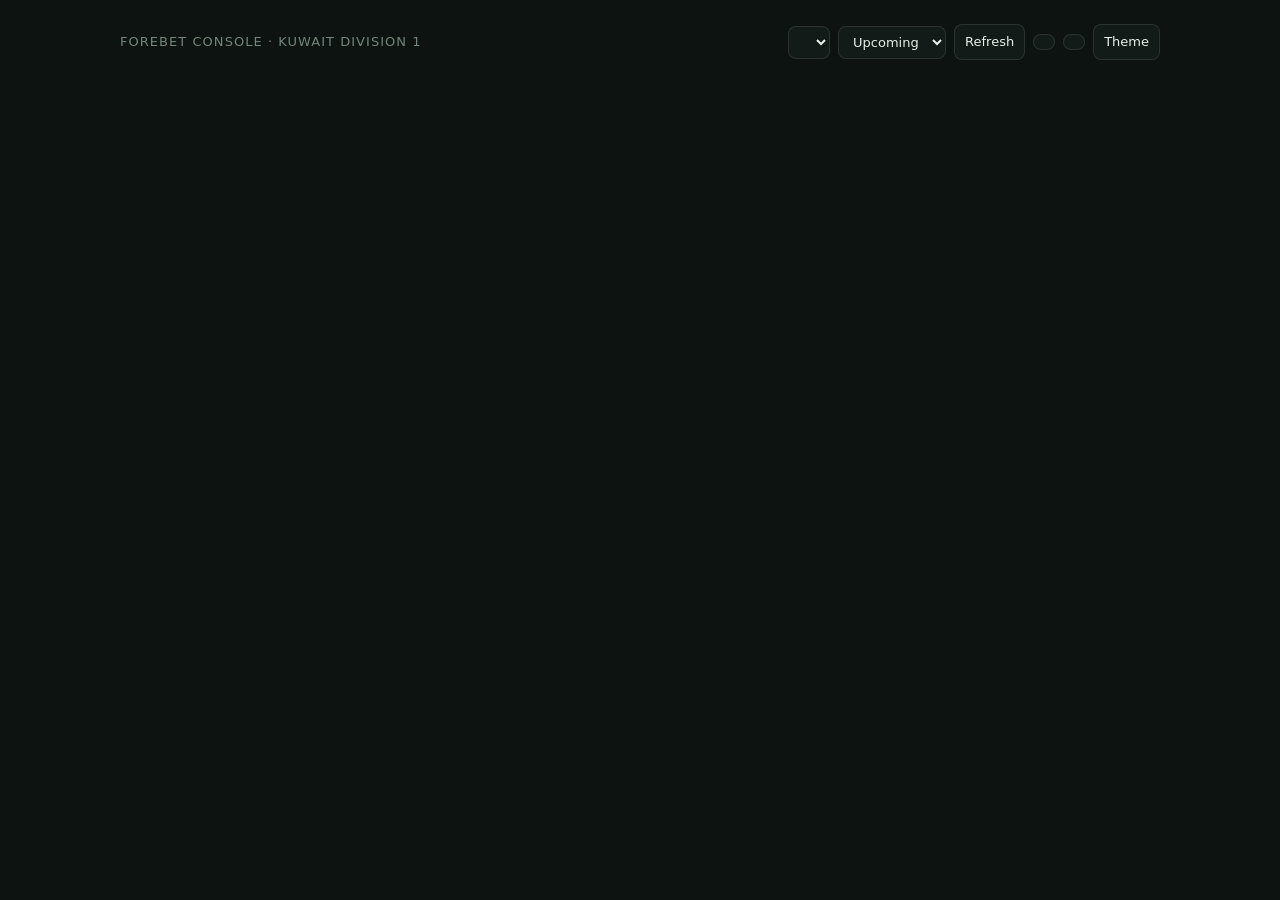
<file: console_template.html>
<!doctype html>
<html lang="fr">
<head>
<meta charset="utf-8">
<meta name="viewport" content="width=device-width, initial-scale=1">
<title>Console Forebet — Division 1 Koweït</title>
<style>
/* ---------------------------------------------------------------------------
   Palette validée avec scripts/validate_palette.js (skill dataviz) :
   entités #2a78d6 / #eb6834 (clair), #3987e5 / #d95926 (sombre) — tous les
   contrôles PASS, séparation CVD ΔE 24.7 clair / 26.8 sombre.

   Le domicile est TOUJOURS bleu et l'extérieur TOUJOURS orange, partout : la
   couleur suit l'équipe, jamais son rang ni son résultat. Le gris `--muted-bar`
   n'est jamais une équipe : il porte les buts encaissés, que la position sous
   la ligne de base distingue déjà.
--------------------------------------------------------------------------- */
/* ---------------------------------------------------------------------------
   DIRECTION : LE TABLEAU D'AFFICHAGE, À 19 H 25

   Toutes les rencontres de cette division se jouent le soir — 19:15, 19:25,
   19:45, 20:45 — sous les projecteurs. La console est donc sombre par défaut,
   et pas d'un noir neutre : le fond porte une pointe de vert, celle d'une
   pelouse éclairée de nuit, et l'encre est un blanc légèrement verdi plutôt
   que du blanc pur. Un seul accent chaud, `--flood`, la couleur du projecteur
   lui-même — réservé à la ligne de score et au direct. Nulle part ailleurs.

   Le clair reste à un clic et reste soigné : on lit une console de statistiques
   en plein jour aussi.
--------------------------------------------------------------------------- */
:root {
  color-scheme: dark;
  --plane: #0c1310;          /* la nuit au-dessus du stade */
  --surface-1: #121b17;      /* les panneaux, à peine détachés du fond */
  --surface-2: #18231e;      /* ce qui se pose SUR un panneau */
  --text-primary: #e9efea;   /* blanc de projecteur, pas blanc pur */
  --text-secondary: #a3b3aa;
  --text-muted: #74857b;
  --grid: #1e2b25;
  --axis: #2c3d34;
  --border: rgba(233, 239, 234, 0.11);
  /* Paire validée pour fond sombre (dataviz) : séparation CVD ΔE 26.8.
     Le domicile est TOUJOURS bleu, l'extérieur TOUJOURS orange. */
  --home: #3987e5;
  --away: #d95926;
  --muted-bar: #74857b;
  --good: #3fbf6a;
  --critical: #ff6b5e;
  --flood: #f2c14e;          /* le projecteur : score et direct, rien d'autre */
  --shadow: none;
}
:root[data-theme="light"] {
  color-scheme: light;
  --plane: #f4f6f4; --surface-1: #ffffff; --surface-2: #f7f9f7;
  --text-primary: #0b0f0d; --text-secondary: #4c5a52; --text-muted: #7b8a81;
  --grid: #e2e7e3; --axis: #c4cec8; --border: rgba(11, 15, 13, 0.12);
  --home: #2a78d6; --away: #eb6834; --muted-bar: #7b8a81;
  --good: #0a8f36; --critical: #cc3a2e;
  --flood: #a06b00;          /* l'amber tient le contraste sur fond clair */
  --shadow: 0 1px 2px rgba(11, 15, 13, 0.06);
}

/* La face d'affichage : Bahnschrift est un DIN livré avec Windows, la lettre
   des panneaux de signalisation et des tableaux de stade. Elle est là, sur la
   machine, sans rien télécharger — la page doit rester autonome et hors ligne.
   Les replis visent le même dessin étroit et technique ailleurs. */
:root {
  --display: "Bahnschrift", "DIN Alternate", "Oswald", "Roboto Condensed",
             "Segoe UI Variable Display", system-ui, sans-serif;
  --body: system-ui, -apple-system, "Segoe UI", sans-serif;
  --mono: "Cascadia Mono", ui-monospace, Consolas, "SF Mono", monospace;
}

* { box-sizing: border-box; }
body {
  margin: 0; background: var(--plane); color: var(--text-primary);
  font: 15px/1.55 var(--body);
  -webkit-font-smoothing: antialiased;
}
/* Un chiffre qui change ne doit pas déplacer ses voisins : toute la console est
   en chiffres tabulaires, pas seulement les tableaux. */
body { font-variant-numeric: tabular-nums; }
.wrap { max-width: 1080px; margin: 0 auto; padding: 24px 20px 72px; }

.topbar { display: flex; flex-wrap: wrap; gap: 12px; align-items: center; justify-content: space-between; margin-bottom: 20px; }
.brand { font-size: 13px; letter-spacing: .08em; text-transform: uppercase; color: var(--text-muted); }
/* Sept contrôles alignés débordaient sous 520 px : ils se replient. */
.controls { display: flex; flex-wrap: wrap; gap: 8px; align-items: center; }
select, .btn {
  font: inherit; font-size: 13px; color: var(--text-primary);
  background: var(--surface-1); border: 1px solid var(--border);
  border-radius: 8px; padding: 7px 10px; cursor: pointer;
}
.btn:hover, select:hover { border-color: var(--axis); }

.card {
  background: var(--surface-1); border: 1px solid var(--border);
  border-radius: 12px; padding: 20px; margin-bottom: 16px; box-shadow: var(--shadow);
}
.card > h2 { margin: 0 0 4px; font-size: 13px; font-weight: 600; letter-spacing: .06em; text-transform: uppercase; color: var(--text-muted); }
.card > .sub { margin: 0 0 18px; font-size: 13px; color: var(--text-secondary); max-width: 68ch; }

/* --- bandeau --- */
.matchhead { display: flex; flex-wrap: wrap; gap: 6px 20px; align-items: baseline; }
.vs { font-size: 22px; font-weight: 600; display: flex; flex-wrap: wrap; align-items: center; gap: 10px; }
.vs .sep { color: var(--text-muted); font-weight: 400; }
.dot { width: 10px; height: 10px; border-radius: 50%; flex: none; display: inline-block; }
.dot.home { background: var(--home); }
.dot.away { background: var(--away); }
.kickoff { font-size: 13px; color: var(--text-secondary); width: 100%; }

/* ---------------------------------------------------------------------------
   LE TABLEAU D'AFFICHAGE

   La ligne de score est le sujet de la page : elle se lit avant tout le reste,
   et elle reste en haut quand on descend. Elle porte aussi le rang et les
   points des deux clubs — la seule part du classement dont on a besoin en
   lisant un match, ce qui évite de garer un tableau entier sur le côté.
--------------------------------------------------------------------------- */
.board {
  position: sticky; top: 0; z-index: 20;
  /* Presque opaque, et pas translucide : le contenu qui défilait derrière le
     score le rendait illisible, et un tableau d'affichage ne clignote pas. */
  background: var(--plane);
  border-bottom: 1px solid var(--border);
  box-shadow: 0 8px 16px -12px rgba(0, 0, 0, .8);
  margin: 0 -20px 20px; padding: 14px 20px 0;
}
.board .line {
  display: grid; grid-template-columns: 1fr auto 1fr;
  align-items: center; gap: 14px; max-width: 1080px; margin: 0 auto;
}
.board .team { display: flex; align-items: center; gap: 10px; min-width: 0; }
.board .team.away { flex-direction: row-reverse; }
.board .team .crest { width: 34px; height: 34px; object-fit: contain; flex: none; }
.board .nm {
  font-family: var(--display); font-size: 24px; line-height: 1.05;
  letter-spacing: .01em; text-transform: uppercase;
  overflow: hidden; text-overflow: ellipsis; white-space: nowrap;
}
.board .rank { font-size: 12px; color: var(--text-muted); white-space: nowrap; }
.board .team.away .rank, .board .team.away .nm { text-align: right; }
/* Le score : la seule chose de la page qui a le droit d'être grande. */
.board .score {
  font-family: var(--display); font-size: 42px; line-height: 1;
  letter-spacing: .02em; color: var(--flood); white-space: nowrap;
  background: none; border: 0; padding: 0 6px; cursor: pointer;
}
.board .score .dash { color: var(--text-muted); margin: 0 4px; }
.board .score:hover, .board .score:focus-visible { text-decoration: underline; }
.board .score.pending { font-size: 26px; color: var(--text-secondary); }
.board .meta {
  max-width: 1080px; margin: 8px auto 0; padding-bottom: 12px;
  font-size: 12px; color: var(--text-muted);
  display: flex; flex-wrap: wrap; gap: 4px 12px; align-items: center;
}
@media (max-width: 640px) {
  .board .line { grid-template-columns: 1fr auto 1fr; gap: 8px; }
  .board .nm { font-size: 15px; white-space: normal; }
  .board .score { font-size: 30px; }
  .board .team .crest { width: 24px; height: 24px; }
}

/* --- le rail des minutes : la signature de cette console ------------------
   Personne d'autre ne publie les buteurs de cette division. Depuis qu'on les a
   nommés ET minutés, on peut poser le match sur une ligne de temps : domicile
   au-dessus, extérieur au-dessous, à la minute réelle. C'est le seul endroit de
   la page où l'on dépense de l'emphase. */
.rail { margin: 4px 0 0; }
.rail .track {
  position: relative; height: 96px;
  /* La bande centrale est la pelouse sous les projecteurs : plus claire au
     milieu, éteinte sur les bords. C'est le seul dégradé de la page. */
  background:
    linear-gradient(180deg, transparent 0 8%,
      color-mix(in srgb, var(--surface-2) 70%, transparent) 8% 92%, transparent 92%);
  border-radius: 6px;
}
/* La ligne médiane est le temps ; tout se lit par rapport à elle. */
.rail .track::after {
  content: ""; position: absolute; left: 0; right: 0; top: 50%;
  border-top: 1px solid var(--axis);
}
/* Un trait tous les quarts d'heure : on situe une action sans compter. */
.rail .grid15 {
  position: absolute; top: 14%; bottom: 14%; width: 1px; background: var(--grid);
}
.rail .half {
  position: absolute; top: 4%; bottom: 4%; width: 1px; background: var(--axis);
}
.rail .mk {
  position: absolute; transform: translateX(-50%);
  display: flex; flex-direction: column; align-items: center; gap: 3px;
  background: none; border: 0; padding: 0; cursor: default; color: inherit;
}
.rail .mk.home { top: 8px; }
.rail .mk.away { bottom: 8px; flex-direction: column-reverse; }
/* L'anneau de la couleur du fond détache la pastille de la ligne du temps
   qu'elle croise, sans ajouter de contour dessiné. */
.rail .pip {
  width: 13px; height: 13px; border-radius: 50%;
  box-shadow: 0 0 0 3px var(--surface-1);
}
.rail .mk.home .pip { background: var(--home); }
.rail .mk.away .pip { background: var(--away); }
/* Un carton n'est pas un but : carré, plus discret, il ne doit pas se compter
   comme un but d'un coup d'œil. */
.rail .mk.card .pip {
  border-radius: 2px; width: 8px; height: 11px;
  background: var(--flood); opacity: .75;
}
.rail .mk.card.red .pip { background: var(--critical); opacity: 1; }
.rail .mn {
  font-size: 11px; font-family: var(--mono); color: var(--text-secondary);
  white-space: nowrap;
}
/* Le score au moment du but : c'est ce qui transforme une frise de pastilles
   en récit — on voit l'égalisation arriver. */
.rail .mn .at { color: var(--flood); }
.rail .scale {
  display: flex; justify-content: space-between;
  font-size: 10px; color: var(--text-muted); font-family: var(--mono);
  margin-top: 4px;
}
.rail .who {
  margin-top: 10px; display: flex; flex-wrap: wrap; gap: 4px 14px;
  font-size: 12px; color: var(--text-secondary);
}
.rail .who b { font-weight: 600; color: var(--text-primary); }
.rail .who .pip { display: inline-block; margin-right: 5px; vertical-align: 1px; }

/* --- onglets --------------------------------------------------------------
   Neuf cartes en un seul défilement de 5 700 px : on ne trouvait rien. Les
   onglets suivent l'intention — ce match / ces deux équipes / la saison — et
   non le découpage des sources, qui ne regarde que nous. */
.tabs {
  display: flex; gap: 2px; max-width: 1080px; margin: 0 auto;
  border-bottom: 1px solid var(--border);
}
.tab {
  font-family: var(--display); font-size: 14px; letter-spacing: .06em;
  text-transform: uppercase; color: var(--text-muted);
  background: none; border: 0; border-bottom: 2px solid transparent;
  padding: 10px 14px; cursor: pointer; white-space: nowrap;
}
.tab:hover { color: var(--text-secondary); }
.tab[aria-selected="true"] { color: var(--text-primary); border-bottom-color: var(--flood); }
.tab:focus-visible { outline: 2px solid var(--flood); outline-offset: -2px; }
.tab .n { font-family: var(--mono); font-size: 11px; color: var(--text-muted); margin-left: 6px; }
@media (max-width: 640px) {
  .tabs { overflow-x: auto; }
  .tab { padding: 10px; font-size: 13px; }
}

/* --- la note de méthode, repliée -----------------------------------------
   Chaque carte disait en trois lignes ce qu'elle sait et ce qu'elle ignore.
   C'est la marque de cette console et ça reste — mais replié : fois neuf, ça
   faisait trente lignes de commentaire devant les chiffres. */
.note { margin: 0 0 16px; }
.note > summary {
  font-size: 12px; color: var(--text-muted); cursor: pointer;
  list-style: none; display: inline-flex; align-items: center; gap: 6px;
  border-bottom: 1px dotted var(--axis); padding-bottom: 1px;
}
.note > summary::-webkit-details-marker { display: none; }
.note > summary::before { content: "?"; font-family: var(--mono); font-size: 10px;
  border: 1px solid var(--axis); border-radius: 50%; width: 14px; height: 14px;
  display: inline-flex; align-items: center; justify-content: center; }
.note > summary:hover { color: var(--text-secondary); }
.note[open] > summary { margin-bottom: 8px; }
.note p { margin: 0; font-size: 13px; color: var(--text-secondary); max-width: 68ch; }

.wrap-in { padding-top: 18px; }
.tvline { margin: -4px 0 0; font-size: 12px; color: var(--text-muted); }

/* --- homme du match --- */
.motm { margin-top: 22px; }
.motm .mrow { display: flex; gap: 9px; align-items: baseline; margin-top: 10px; }
.motm .pip { width: 9px; height: 9px; border-radius: 50%; flex: none; }
.motm .pip.home { background: var(--home); }
.motm .pip.away { background: var(--away); }
.motm .mname { display: flex; flex-wrap: wrap; align-items: baseline; gap: 8px; }
.motm .mwhy { font-size: 13px; color: var(--text-secondary); max-width: 60ch; }
/* La provenance se lit avec le nom, jamais en note de bas de carte : c'est ce
   qui sépare « quelqu'un a regardé » de « la source a mesuré ». */
.motm .src {
  font-size: 10px; letter-spacing: .05em; text-transform: uppercase;
  color: var(--text-muted); border: 1px solid var(--border);
  border-radius: 999px; padding: 1px 7px;
}
.motm .src.auto { color: var(--flood); border-color: var(--flood); }
/* Les pastilles de la ligne des buteurs, sous le rail. */
.rail .who .pip.home { background: var(--home); }
.rail .who .pip.away { background: var(--away); }

/* Le classement n'est plus garé dans une colonne collante : il vit dans
   l'onglet « La saison », et le tableau d'affichage porte déjà le rang et les
   points des deux clubs — la seule part dont on ait besoin en lisant un match. */
.layout { display: block; }
.side { position: static; }

@media (prefers-reduced-motion: reduce) {
  .board .score { animation: none !important; }
  html { scroll-behavior: auto; }
}

/* --- carte d'identité : deux colonnes de tuiles --- */
.idgrid { display: grid; grid-template-columns: 1fr 1fr; gap: 16px; }
@media (max-width: 700px) { .idgrid { grid-template-columns: 1fr; } }
.idcol { border: 1px solid var(--border); border-radius: 10px; padding: 14px 16px; }
.idname { display: flex; align-items: center; gap: 8px; font-weight: 600; margin-bottom: 2px; }
.idrank { font-size: 13px; color: var(--text-secondary); margin-bottom: 12px; }
.tiles { display: grid; grid-template-columns: repeat(3, 1fr); gap: 12px 10px; }
.tile .tl { font-size: 11px; color: var(--text-muted); letter-spacing: .03em; }
/* Chiffres proportionnels : tabular-nums fait « respirer » un grand nombre. */
.tile .tv { font-size: 21px; font-weight: 600; line-height: 1.2; }
.tile .tn { font-size: 11px; color: var(--text-muted); }

/* --- comparatif tête à tête --- */
.h2h { display: grid; grid-template-columns: 62px 1fr 178px 1fr 62px; align-items: center; gap: 6px 10px; }
.h2h .lbl { text-align: center; font-size: 13px; color: var(--text-secondary); }
.h2h .vh, .h2h .va { font-size: 13px; font-variant-numeric: tabular-nums; }
.h2h .vh { text-align: right; }
.h2h .grp {
  grid-column: 1 / -1; font-size: 11px; letter-spacing: .08em; text-transform: uppercase;
  color: var(--text-muted); margin: 14px 0 2px; border-top: 1px solid var(--grid); padding-top: 12px;
}
.h2h .grp:first-child { margin-top: 0; border-top: 0; padding-top: 0; }
.barL, .barR { height: 14px; display: flex; }
.barL { justify-content: flex-end; }
.barL i { background: var(--home); border-radius: 4px 0 0 4px; height: 100%; display: block; }
.barR i { background: var(--away); border-radius: 0 4px 4px 0; height: 100%; display: block; }

/* --- statistiques relevées du match --- */
/* Une seule barre coupée en deux, parce que la possession est un partage :
   deux barres indépendantes laisseraient croire à deux mesures séparées. */
.poss { display: flex; height: 26px; border-radius: 6px; overflow: hidden; margin: 4px 0 6px; }
.poss i { display: block; height: 100%; }
.poss .ph { background: var(--home); }
.poss .pa { background: var(--away); }
.possv { display: flex; justify-content: space-between; font-size: 13px; font-variant-numeric: tabular-nums; }

.grp2 {
  font-size: 11px; letter-spacing: .08em; text-transform: uppercase;
  color: var(--text-muted); border-top: 1px solid var(--grid); padding-top: 12px;
}
.tline { display: flex; flex-wrap: wrap; gap: 6px; margin-top: 6px; }
.ev {
  display: inline-flex; align-items: center; gap: 6px; font-size: 12px;
  border: 1px solid var(--grid); border-radius: 999px; padding: 3px 10px 3px 4px;
}
.ev b { font-variant-numeric: tabular-nums; font-weight: 600; }
.ev .side { width: 8px; height: 8px; border-radius: 50%; flex: none; }
.ev .side.home { background: var(--home); }
.ev .side.away { background: var(--away); }
/* Le nom du buteur : c'est l'information neuve de cette chronologie, elle doit
   se lire avant le libellé qui la précède. */
.ev b.who { font-weight: 600; color: var(--text-primary); }
/* Un carton compte moins qu'un but : il s'efface d'un cran plutôt que de
   ponctuer la ligne au même niveau. */
.ev.card-ev { opacity: .72; }

/* --- effectifs --- */
.squad { display: grid; grid-template-columns: 1fr 1fr; gap: 22px; }
@media (max-width: 720px) { .squad { grid-template-columns: 1fr; } }
.sqhead { display: flex; align-items: center; gap: 8px; margin-bottom: 4px; }
.sqmeta { font-size: 12px; color: var(--text-muted); margin-bottom: 10px; }
.sqgrp {
  font-size: 11px; letter-spacing: .08em; text-transform: uppercase;
  color: var(--text-muted); margin: 14px 0 5px; border-top: 1px solid var(--grid);
  padding-top: 9px;
}
.sqgrp:first-of-type { border-top: 0; margin-top: 6px; padding-top: 0; }
.pl { display: flex; align-items: baseline; gap: 8px; font-size: 13px; padding: 3px 0; }
/* Largeur fixe pour le numéro : sans ça les noms ne s'alignent pas, et une
   liste d'effectif se lit d'abord en colonne. */
.pl .no {
  min-width: 22px; text-align: right; font-variant-numeric: tabular-nums;
  color: var(--text-muted); font-size: 12px;
}
.pl .nom { flex: 1; overflow: hidden; text-overflow: ellipsis; white-space: nowrap; }
.pl .nat { font-size: 11px; color: var(--text-muted); }
.pl .bu {
  font-size: 11px; font-weight: 600; padding: 1px 6px; border-radius: 999px;
  background: color-mix(in srgb, var(--good) 16%, transparent); color: var(--good);
}

/* --- graphique buts marqués / encaissés --- */
/* Les colonnes sont plafonnées à 26 px : le bloc prend donc la largeur de ses
   données, et la ligne de base comme l'axe s'alignent dessus plutôt que de
   traverser une zone vide qui se lirait comme des matchs manquants. */
.gwrap { margin-top: 6px; width: fit-content; max-width: 100%; min-width: min(100%, 380px); }
.gchart { display: flex; align-items: stretch; gap: 3px; height: 96px; }
.gcol { flex: 1 1 0; max-width: 24px; min-width: 6px; display: flex; flex-direction: column; cursor: default; }
.gcol .up { flex: 1; display: flex; align-items: flex-end; }
.gcol .dn { flex: 1; display: flex; align-items: flex-start; }
.gcol i { width: 100%; display: block; min-height: 2px; }
.gcol .up i { border-radius: 4px 4px 0 0; }
.gcol .dn i { border-radius: 0 0 4px 4px; background: var(--muted-bar); }
.baseline { height: 1px; background: var(--axis); margin: 0; }
.gaxis { display: flex; justify-content: space-between; font-size: 11px; color: var(--text-muted); margin-top: 6px; }

/* --- pastilles de forme : lettre + couleur, jamais la couleur seule --- */
.form { display: inline-flex; gap: 3px; flex-wrap: wrap; }
.form span { width: 19px; height: 19px; border-radius: 4px; font-size: 11px; font-weight: 700; color: #fff; display: grid; place-items: center; }
.form .V { background: var(--good); }
.form .N { background: var(--text-muted); }
.form .D { background: var(--critical); }

.keys { display: flex; flex-wrap: wrap; gap: 4px 18px; font-size: 13px; color: var(--text-secondary); }
.key { display: flex; align-items: center; gap: 7px; }
.swatch { width: 10px; height: 10px; border-radius: 3px; flex: none; }

table { width: 100%; border-collapse: collapse; font-size: 13px; }
th, td { padding: 7px 9px; text-align: right; border-bottom: 1px solid var(--grid); }
th { color: var(--text-muted); font-weight: 600; font-size: 12px; }
th:first-child, td:first-child, th.l, td.l { text-align: left; }
td { font-variant-numeric: tabular-nums; }
tbody tr:last-child td { border-bottom: 0; }
tr.mark-home td { background: color-mix(in srgb, var(--home) 9%, transparent); }
tr.mark-away td { background: color-mix(in srgb, var(--away) 9%, transparent); }

details { margin-top: 12px; }
summary { cursor: pointer; font-size: 13px; color: var(--text-secondary); padding: 6px 0; list-style: none; }
summary::-webkit-details-marker { display: none; }
summary::before { content: "▸ "; color: var(--text-muted); }
details[open] summary::before { content: "▾ "; }

.split { display: grid; grid-template-columns: 1fr 1fr; gap: 20px; }
@media (max-width: 700px) { .split { grid-template-columns: 1fr; } }
.teamhead { display: flex; flex-wrap: wrap; gap: 8px 14px; align-items: center; justify-content: space-between; margin-bottom: 10px; }
.teamhead .tt { font-weight: 600; }
.teamhead .tr2 { font-size: 13px; color: var(--text-secondary); font-variant-numeric: tabular-nums; }

/* --- liste des rencontres --- */
.daylabel {
  font-size: 12px; letter-spacing: .06em; text-transform: uppercase;
  color: var(--text-muted); margin: 18px 0 6px;
}
.daylabel:first-of-type { margin-top: 0; }
.fx {
  display: grid; grid-template-columns: 92px 1fr auto; align-items: center;
  gap: 12px; width: 100%; text-align: left;
  padding: 11px 12px; border: 1px solid transparent; border-radius: 9px;
  background: none; color: inherit; font: inherit;
}
button.fx { cursor: pointer; }
button.fx:hover { background: color-mix(in srgb, var(--text-primary) 4%, transparent); }
.fx[aria-current="true"] { border-color: var(--axis); background: color-mix(in srgb, var(--text-primary) 5%, transparent); }
.fx .when { font-size: 13px; color: var(--text-secondary); font-variant-numeric: tabular-nums; }
.fx .who { display: flex; flex-wrap: wrap; align-items: center; gap: 8px; font-size: 15px; }
.fx .who .sep { color: var(--text-muted); }
.fx .go { font-size: 12px; color: var(--text-muted); }
.fx .sc { font-weight: 600; font-variant-numeric: tabular-nums; }
.fx .sc.live { color: var(--critical); }
.badge {
  font-size: 11px; letter-spacing: .04em; text-transform: uppercase;
  border: 1px solid var(--border); border-radius: 999px; padding: 2px 8px;
  color: var(--text-secondary);
}
/* Le direct se signale par une pastille qui bat. Le battement s'arrête si la
   personne a demandé moins d'animations — c'est un ornement, pas une info. */
/* Le numéro de journée est un repère, pas une alerte : il reste discret pour
   ne pas concurrencer « aujourd'hui » ou « en direct » sur la même ligne. */
.badge.round { color: var(--text-muted); letter-spacing: 0; }
.badge.live { color: var(--critical); border-color: var(--critical); }
.badge.live::before {
  content: ""; display: inline-block; width: 6px; height: 6px;
  border-radius: 50%; background: var(--critical);
  margin-right: 6px; vertical-align: middle;
  animation: pulse 1.6s ease-in-out infinite;
}
@keyframes pulse { 50% { opacity: .25; } }
@media (prefers-reduced-motion: reduce) {
  .badge.live::before { animation: none; }
}
.empty { font-size: 13px; color: var(--text-secondary); padding: 8px 0; }

/* --- écussons --- */
.crest { width: 26px; height: 26px; object-fit: contain; flex: none; }
.crest.sm { width: 20px; height: 20px; }
.crest.lg { width: 42px; height: 42px; }
/* Beaucoup d'écussons sont sur fond transparent avec des traits sombres :
   sur le thème sombre ils disparaîtraient sans ce halo. */
:root[data-theme="dark"] .crest,
:root:where(:not([data-theme="light"])) .crest {
  background: rgba(255, 255, 255, 0.92); border-radius: 5px; padding: 1px;
}
@media (prefers-color-scheme: light) {
  :root:where(:not([data-theme="dark"])) .crest { background: none; padding: 0; }
}
.clubchip { width: 10px; height: 10px; border-radius: 3px; flex: none; border: 1px solid var(--border); }

/* --- générateur de prompt --- */
.btnrow { display: flex; flex-wrap: wrap; gap: 8px; align-items: center; margin-top: 14px; }
.btn.primary { border-color: var(--axis); font-weight: 600; }
.promptbox {
  margin-top: 14px; border: 1px solid var(--border); border-radius: 10px;
  padding: 14px; background: var(--plane);
}
.promptbox textarea {
  width: 100%; min-height: 320px; resize: vertical;
  font: 12px/1.55 ui-monospace, SFMono-Regular, Consolas, monospace;
  color: var(--text-primary); background: var(--surface-1);
  border: 1px solid var(--border); border-radius: 8px; padding: 12px;
}
.copied { font-size: 13px; color: var(--good); }

/* --- deux colonnes : stats à gauche, classement collant à droite --- */
.layout { display: grid; grid-template-columns: minmax(0, 1fr) 296px; gap: 16px; align-items: start; }
@media (max-width: 940px) { .layout { grid-template-columns: minmax(0, 1fr); } }
.side { position: sticky; top: 16px; }
/* Le classement ne doit jamais dépasser l'écran : au-delà il défile seul. */
.side .card { max-height: calc(100vh - 32px); overflow-y: auto; }
.mini { width: 100%; border-collapse: collapse; font-size: 13px; }
.mini td { padding: 5px 4px; border-bottom: 1px solid var(--grid); text-align: right; }
.mini tr:last-child td { border-bottom: 0; }
.mini .r { width: 20px; color: var(--text-muted); font-variant-numeric: tabular-nums; }
.mini .t { text-align: left; width: 100%; }
.mini .t span { display: inline-flex; align-items: center; gap: 6px; }
.mini .p { font-weight: 600; font-variant-numeric: tabular-nums; }
.mini .d { color: var(--text-secondary); font-variant-numeric: tabular-nums; width: 34px; }
.mini .nm { overflow: hidden; text-overflow: ellipsis; white-space: nowrap; max-width: 132px; display: inline-block; vertical-align: middle; }
.mini tr.mark-home td { background: color-mix(in srgb, var(--home) 11%, transparent); }
.mini tr.mark-away td { background: color-mix(in srgb, var(--away) 11%, transparent); }
.mini thead td { color: var(--text-muted); font-size: 11px; border-bottom: 1px solid var(--axis); }

.scroll { overflow-x: auto; }
.foot { margin-top: 26px; font-size: 12px; color: var(--text-muted); }

/* Le bouton « Rafraîchir » parle sous la barre : la collecte prend une minute,
   il faut de la place pour dire ce qui se passe, pas seulement un spinner. */
.refnote { font-size: 12px; color: var(--text-muted); margin: -6px 0 14px; min-height: 1em; }
.refnote.err { color: var(--critical); }
.refnote.ok { color: var(--good); }
.btn[aria-busy="true"] { opacity: .6; cursor: progress; }
</style>
</head>
<body>
<div class="wrap">
  <div class="topbar">
    <div class="brand">Console Forebet · Division 1 Koweït</div>
    <div class="controls">
      <select id="team"></select>
      <select id="scope">
        <option value="upcoming"></option>
        <option value="today"></option>
        <option value="played"></option>
        <option value="all"></option>
      </select>
      <!-- N'apparaît que pendant qu'une rencontre se joue : un bouton « Direct »
           visible un mardi matin ne pourrait rien suivre. -->
      <button class="btn" id="live" type="button" hidden></button>
      <button class="btn" id="refresh" type="button"></button>
      <!-- Langue de l'interface, et langue du brief Instagram : deux réglages
           distincts. Le carrousel est du contenu éditorial — sa langue ne doit
           pas suivre le navigateur d'un visiteur de passage. -->
      <button class="btn" id="lang" type="button"></button>
      <button class="btn" id="promptlang" type="button"></button>
      <button class="btn" id="theme" type="button"></button>
    </div>
  </div>
  <div class="refnote" id="refnote"></div>
  <div id="app"></div>
  <div class="foot" id="foot"></div>
</div>

<script>
/* `let` et non `const` : le bouton « Rafraîchir » remplace la charge utile en
   place. Elle reste embarquée dans la page pour que celle-ci s'ouvre seule, en
   file:// et hors ligne — c'est la raison d'être de ce fichier unique. */
let DATA = /*__CONSOLE_DATA__*/null;

/* ---------- langue ---------- */
/* Le dictionnaire est indexé par la chaîne française elle-même, pas par une
   clé abstraite. Deux raisons : le code reste lisible tel quel (`t("Comparatif")`
   se comprend sans aller voir la table), et une entrée oubliée retombe sur le
   français plutôt que d'afficher une clé nue à l'écran.

   Les phrases à trous vivent dans `PH`, en deux versions : une traduction ne se
   fabrique pas en recollant des morceaux traduits séparément. */
const EN = {
  // barre d'outils
  "Toutes les équipes": "All teams",
  "À venir": "Upcoming", "Aujourd'hui": "Today", "Joués": "Played", "Toutes": "All",
  "Rafraîchir": "Refresh", "Thème": "Theme",
  "Direct": "Live", "en direct": "live",
  "But": "Goal", "But sur penalty": "Penalty", "But contre son camp": "Own goal",
  "Carton jaune": "Yellow card", "Carton rouge": "Red card",
  "Second jaune": "Second yellow",
  "La source ne nomme pas tous les buteurs ; les buts sans nom sont conservés, le compte reste juste.":
    "The source does not name every scorer; unnamed goals are kept, so the count stays right.",
  "Sur le banc": "In the dugout",
  "Matchs sans encaisser": "Clean sheets",
  "Buts sur penalty": "Penalty goals",
  "Bilan de saison · Sofascore": "Season record · Sofascore",
  "Méthode": "Method", "Journée": "Matchday", "Mi-temps": "Half-time",
  "Changer de rencontre": "Change match",
  "Le match": "The match", "Les équipes": "The teams", "La saison": "The season",
  "buteur non nommé": "scorer not named",
  "Pas encore joué": "Not played yet",
  "Homme du match": "Standout player",
  "observé": "watched", "d'après les buts": "from the goals",
  "Voir les deux équipes": "See both teams",
  "pén.": "pen.", "c.s.c.": "o.g.",
  "Suivre les matchs en cours, relevé toutes les minutes":
    "Follow matches in progress, updated every minute",
  "Arrêter le suivi en direct": "Stop following live",
  "connexion au direct…": "connecting to the live feed…",
  "suivi en direct arrêté — les chiffres affichés restent ceux du dernier relevé.":
    "live tracking stopped — the figures on screen are those of the last reading.",
  "aucun relevé pour l'instant — le premier arrive dans moins d'une minute.":
    "nothing recorded yet — the first reading lands within a minute.",
  "le direct demande « python serve.py » : cette page ne peut pas interroger Forebet elle-même (pas de CORS).":
    "live needs “python serve.py”: this page cannot query Forebet itself (no CORS).",
  "Score en direct, à confirmer : la source a déjà réattribué un but d'un camp à l'autre sur cette rencontre.":
    "Live score, unconfirmed: the source has already moved a goal from one side to the other in this match.",
  "Relevé en direct, encore incomplet : la source remplit les rubriques au fil du match, et ne publie ni la minute ni les faits de jeu avant la fin.":
    "Live reading, still partial: the source fills the categories as the match goes on, and publishes neither the clock nor the events before full time.",
  "Filtrer par équipe": "Filter by team", "Filtrer par période": "Filter by period",
  "Console Forebet · Division 1 Koweït": "Forebet console · Kuwait Division 1",
  "Console Forebet": "Forebet console",
  // titres de cartes
  "Rencontres": "Fixtures", "Carte d'identité": "Profile", "Comparatif": "Comparison",
  "Statistiques du match": "Match statistics", "Parcours": "Season run",
  "Contexte de la rencontre": "Match context", "Classement": "Table",
  "Contenu Instagram": "Instagram content", "Face à face": "Head to head",
  "Effectifs": "Squads", "effectif non récupéré": "squad not fetched",
  "Effectifs de la saison, pas les compositions du jour : aucune source ne publie de feuille de match pour ce championnat. Les buts sont la seule statistique individuelle disponible. Source : Sofascore.":
    "Season squads, not today's line-ups: no source publishes a team sheet for this league. Goals are the only individual statistic available. Source: Sofascore.",
  // en-tête de rencontre
  "reçoit": "hosts", "date inconnue": "date unknown",
  "Diffusion : ": "Broadcast: ",
  "position au classement indisponible": "league position unavailable",
  // carte d'identité
  "Victoires": "Wins", "Nuls": "Draws", "Défaites": "Losses",
  "Buts pour": "Goals for", "Buts contre": "Goals against", "Différence": "Difference",
  "Tirs": "Shots", "Att. dangereuses": "Dangerous attacks", "Clean sheets": "Clean sheets",
  // comparatif
  "Attaque": "Attack", "Défense": "Defence", "Jeu": "Play", "Discipline": "Discipline",
  "Divers": "Other",
  "Buts marqués": "Goals scored", "Buts marqués / match": "Goals scored / match",
  "Tirs / match": "Shots / match", "Attaques": "Attacks",
  "Attaques dangereuses": "Dangerous attacks",
  "Buts encaissés": "Goals conceded", "Buts encaissés / match": "Goals conceded / match",
  // Libellés servis par la source, en français, qu'il faut afficher traduits.
  // Liste complète relevée dans les données : Forebet expose ces onze rubriques
  // sur cette division, même celles qu'il ne renseigne jamais.
  "Aucun but encaissé": "Clean sheets", "Corners": "Corners", "Hors-jeu": "Offsides",
  "Fautes": "Fouls", "Cartons jaunes": "Yellow cards", "Cartons rouges": "Red cards",
  "Arrêts du gardien": "Goalkeeper saves", "Penaltys": "Penalties",
  "Six mètres": "Goal kicks", "Tacles": "Tackles", "Touches": "Throw-ins",
  // statistiques de match
  "Buts": "Goals", "Tirs cadrés": "Shots on target",
  "Tirs non cadrés": "Shots off target", "Tirs contrés": "Blocked shots",
  "Tirs dans la surface": "Shots inside box", "Tirs hors surface": "Shots outside box",
  "Passes": "Passes", "Passes réussies (%)": "Pass accuracy (%)", "Arrêts": "Saves",
  "Tacles": "Tackles", "Remplacements": "Substitutions",
  "Possession": "Possession", "Chronologie": "Timeline",
  // parcours et tableaux
  "plus ancien": "oldest", "plus récent": "newest",
  "buts marqués (au-dessus)": "goals scored (above)",
  "buts encaissés (en dessous)": "goals conceded (below)",
  "Date": "Date", "Domicile": "Home", "Score": "Score", "Extérieur": "Away",
  "Compét.": "Comp.", "Équipe": "Team",
  "détail V/N/D et buts": "W/D/L and goals in detail",
  // listes et états
  "Aucune rencontre pour ce filtre.": "No fixture matches this filter.",
  "voir les stats ›": "view stats ›", "au calendrier": "scheduled",
  "fiche non récupérée": "details not fetched", "aujourd'hui": "today",
  "Choisis une rencontre ci-dessus pour afficher les statistiques des deux équipes.":
    "Pick a fixture above to see both teams' statistics.",
  // brief Instagram
  "Générer le prompt": "Generate the brief", "Copier": "Copy", "copié": "copied",
  // longs paragraphes
  "Chiffres de la saison en cours, tirés du classement et des relevés de la source. Les moyennes sont par match joué.":
    "Figures from the current season, taken from the table and the source's own records. Averages are per match played.",
  "Chaque ligne est mise à l'échelle indépendamment : la longueur compare les deux équipes entre elles, pas une ligne à l'autre. Les valeurs sont écrites de part et d'autre, donc rien ne dépend de la couleur ni du survol.":
    "Each row is scaled on its own: bar length compares the two teams with each other, not one row with another. Values are printed on both sides, so nothing depends on colour or hover.",
  "Relevé de cette rencontre, pas de la saison — c'est la seule carte de la page qui décrit ce match. ":
    "Recorded for this fixture, not the season — this is the only card on the page that describes this match. ",
  "Un trait par match, du plus ancien au plus récent : au-dessus de la ligne les buts marqués, en dessous les buts encaissés. Les deux équipes partagent la même échelle, donc les hauteurs sont comparables d'un graphique à l'autre. Bilans recalculés depuis les résultats — Forebet rend ses pourcentages en JavaScript et les laisse vides dans le HTML.":
    "One bar per match, oldest to newest: goals scored above the line, goals conceded below. Both teams share one scale, so heights can be compared across charts. Records are recomputed from the results — Forebet renders its percentages in JavaScript and leaves them empty in the HTML.",
  "Les deux bilans qui concernent directement cette affiche — l'équipe qui reçoit à domicile, celle qui se déplace à l'extérieur — puis leurs confrontations passées.":
    "The two records that bear directly on this fixture — the host at home, the visitor away — then their past meetings.",
  "Les deux équipes de la rencontre sont surlignées. Le championnat koweïtien départage à la confrontation directe, pas à la différence de buts.":
    "Both teams in this fixture are highlighted. The Kuwaiti league separates equal teams on head-to-head record, not goal difference.",
  "Génère un brief prêt à coller dans Claude pour produire le carrousel de 4 slides. Toutes les valeurs sont tirées de cette fiche — le brief interdit explicitement d'en inventer et exclut tout pronostic.":
    "Generates a brief ready to paste into Claude to produce the 4-slide carousel. Every value comes from this page — the brief explicitly forbids inventing any, and rules out predictions.",
  "Les attaques et attaques dangereuses sont écartées : la source en donne plus de dangereuses que de totales, le compte est faux.":
    "Attacks and dangerous attacks are set aside: the source reports more dangerous attacks than total ones, so the count is wrong.",
  // rafraîchissement
  "collecte en cours — une minute environ…": "collecting — about a minute…",
  "recherche d'une version plus récente…": "looking for a newer version…",
  "rien à rafraîchir ici : cette page est un instantané, et Forebet n'autorise pas le navigateur à l'interroger (pas de CORS). Lance « python serve.py » en local pour un vrai rafraîchissement.":
    "nothing to refresh here: this page is a snapshot, and Forebet does not let the browser query it (no CORS). Run “python serve.py” locally for a real refresh.",
};

/* Phrases à trous. Chaque entrée est écrite en entier dans les deux langues. */
const PH = {
  kickoffLine: {
    fr: m => `${m.kickoff || "date inconnue"}  ·  ${m.competition_tag || ""}  ·  #${m.match_id}`,
    en: m => `${m.kickoff || "date unknown"}  ·  ${m.competition_tag || ""}  ·  #${m.match_id}`,
  },
  broadcastUsual: {
    fr: list => `Diffusion non renseignée — habituellement ${list}.`,
    en: list => `Broadcaster not recorded — usually ${list}.`,
  },
  rankLine: {
    fr: st => `${st.rank}ᵉ au classement · ${st.points} pts en ${st.played} matchs`,
    en: st => `${ordinalEn(st.rank)} in the table · ${st.points} pts from ${st.played} matches`,
  },
  perMatch: { fr: v => `${v} / match`, en: v => `${v} / match` },
  outOf: { fr: n => `sur ${n}`, en: n => `of ${n}` },
  scopeNote: {
    fr: (played, runs, extra, names) =>
      `Victoires, nuls et défaites viennent du championnat (${played} matchs). ` +
      `Buts, tirs et attaques couvrent ${runs} matchs, soit ${extra} de plus ` +
      `hors championnat (${names}).`,
    en: (played, runs, extra, names) =>
      `Wins, draws and losses come from the league (${played} matches). ` +
      `Goals, shots and attacks cover ${runs} matches, that is ${extra} more ` +
      `outside the league (${names}).`,
  },
  missingHere: {
    fr: list => `Non renseigné par la source pour ce championnat : ${list}.`,
    en: list => `Not recorded by the source for this league: ${list}.`,
  },
  notRecorded: {
    fr: list => `Non relevé par la source sur ce match : ${list}.`,
    en: list => `Not recorded by the source for this match: ${list}.`,
  },
  attacksLine: {
    fr: s => `Attaques : ${s.home.total} contre ${s.away.total}, dont ` +
             `${s.home.dangerous} et ${s.away.dangerous} dangereuses.`,
    en: s => `Attacks: ${s.home.total} to ${s.away.total}, of which ` +
             `${s.home.dangerous} and ${s.away.dangerous} dangerous.`,
  },
  matchMeta: {
    fr: (venue, cap, ht, ft) => [
      venue && (venue + (cap ? ` (${cap} places)` : "")),
      ht && `mi-temps ${ht}`, ft && `score final ${ft}`,
    ].filter(Boolean).join(" · "),
    en: (venue, cap, ht, ft) => [
      venue && (venue + (cap ? ` (${cap} seats)` : "")),
      ht && `half-time ${ht}`, ft && `full-time ${ft}`,
    ].filter(Boolean).join(" · "),
  },
  chartScale: { fr: n => `échelle 0–${n} buts`, en: n => `scale 0–${n} goals` },
  record: {
    fr: r => `${r.played} matchs · ${r.wins}V ${r.draws}N ${r.losses}D · ${r.goals_for}:${r.goals_against}`,
    en: r => `${r.played} matches · ${r.wins}W ${r.draws}D ${r.losses}L · ${r.goals_for}:${r.goals_against}`,
  },
  seeMatches: {
    fr: n => `voir les ${n} rencontres`,
    en: n => `show the ${n} matches`,
  },
  h2hSeenBy: {
    fr: (who, r) => `vu par ${who} : ${PH.record.fr(r)}`,
    en: (who, r) => `as seen by ${who}: ${PH.record.en(r)}`,
  },
  playedOnly: { fr: r => `${r.played} matchs`, en: r => `${r.played} matches` },
  venueTitle: {
    fr: (name, side) => side === "home" ? `${name} à domicile` : `${name} à l'extérieur`,
    en: (name, side) => side === "home" ? `${name} at home` : `${name} away`,
  },
  fixturesNote: {
    fr: (far, today) =>
      `Journée et résultats récents relevés sur Forebet` +
      (far ? `, complétés par ${far} rencontre${far > 1 ? "s" : ""} du calendrier ` +
             `Flashscore — celles-là n'ont pas encore de fiche statistique` : "") +
      `. « Aujourd'hui » se rapporte au ${today}, jour de génération de cette page.`,
    en: (far, today) =>
      `Current round and recent results taken from Forebet` +
      (far ? `, plus ${far} fixture${far > 1 ? "s" : ""} from the Flashscore ` +
             `calendar — those have no statistics page yet` : "") +
      `. “Today” means ${today}, the day this page was generated.`,
  },
  dayToday: {
    fr: d => `${d} · aujourd'hui`,
    en: d => `${d} · today`,
  },
  squadCount: {
    fr: n => `${n} joueur${n > 1 ? "s" : ""}`,
    en: n => `${n} player${n > 1 ? "s" : ""}`,
  },
  coach: { fr: n => `entraîneur ${n}`, en: n => `coach ${n}` },
  goalCount: {
    fr: n => `${n} but${n > 1 ? "s" : ""}`,
    en: n => `${n} goal${n > 1 ? "s" : ""}`,
  },
  foot: {
    fr: gen => `Généré le ${gen} depuis le cache local — aucune donnée n'est ` +
      `chargée à l'ouverture, la page fonctionne hors ligne. Source : Forebet. ` +
      `Les pronostics de la source sont volontairement écartés : cette console ` +
      `présente les relevés des deux équipes, pas une prédiction.`,
    en: gen => `Generated on ${gen} from the local cache — nothing is fetched ` +
      `when the page opens, it works offline. Source: Forebet. The source's own ` +
      `predictions are deliberately left out: this console shows what both teams ` +
      `recorded, not a forecast.`,
  },
  refreshDone: {
    fr: g => `collecte terminée : données du ${g}.`,
    en: g => `collection finished: data from ${g}.`,
  },
  refreshFailed: {
    fr: e => `la collecte a échoué : ${e}`,
    en: e => `collection failed: ${e}`,
  },
  refreshUpdated: {
    fr: g => `mis à jour : données du ${g}.`,
    en: g => `updated: data from ${g}.`,
  },
  refreshCurrent: {
    fr: g => `déjà à jour : rien de plus récent que le ${g}. Cette page est un ` +
      `instantané ; pour aller rechercher les données, lance « python serve.py » en local.`,
    en: g => `already current: nothing newer than ${g}. This page is a snapshot; ` +
      `run “python serve.py” locally to actually go and fetch the data.`,
  },
  liveAt: {
    fr: h => `relevé de ${h}`,
    en: h => `recorded at ${h}`,
  },
  // Sous le nom du club, dans le tableau d'affichage : le rang et les points
  // suffisent. C'est la seule part du classement utile en lisant un match.
  pointsShort: {
    fr: p => `${p} pts`,
    en: p => `${p} pts`,
  },
  notPlayedYet: {
    fr: m => `Coup d'envoi le ${m.kickoff}. Ni chronologie ni statistiques ` +
      `avant la fin de la rencontre — la source ne publie rien pendant, sauf ` +
      `la possession et les tirs, que le mode direct affiche ici même.`,
    en: m => `Kick-off ${m.kickoff}. No timeline and no statistics until the ` +
      `match ends — the source publishes nothing during play except ` +
      `possession and shots, which live mode shows right here.`,
  },
  liveWatching: {
    fr: n => n > 1 ? `${n} matchs suivis en direct` : `1 match suivi en direct`,
    en: n => n > 1 ? `${n} matches followed live` : `1 match followed live`,
  },
};

/* Les faits de jeu arrivent étiquetés en français par `fetch_stats.py` ; on
   retraduit depuis leur `type`, qui lui est neutre. */
const EVENT_EN = {
  goal: "goal", owngoal: "own goal", penalty: "penalty",
  missed_penalty: "missed penalty", yellowcard: "yellow card",
  redcard: "red card", yellowredcard: "second yellow",
  substitution: "substitution", var: "VAR",
};

const ordinalEn = n => {
  const s = ["th", "st", "nd", "rd"], v = n % 100;
  return n + (s[(v - 20) % 10] || s[v] || s[0]);
};

function detectLang() {
  const saved = (() => { try { return localStorage.getItem("console-lang"); } catch (e) { return null; } })();
  if (saved === "fr" || saved === "en") return saved;
  // « Connexion non FR » : on lit les langues du navigateur. L'anglais est le
  // repli pour tout ce qui n'est pas francophone.
  //
  // On respecte l'ORDRE de préférence : la première langue déclarée décide. Un
  // visiteur en `en-GB, fr` lit le français, mais préfère l'anglais — lui servir
  // du français parce que « fr » figure quelque part dans sa liste serait ignorer
  // ce qu'il a demandé.
  const prefs = navigator.languages && navigator.languages.length
    ? navigator.languages : [navigator.language || "fr"];
  const first = String(prefs[0] || "").toLowerCase();
  return first.startsWith("fr") ? "fr" : "en";
}

let lang = detectLang();
let promptLang = (() => {
  try { return localStorage.getItem("console-prompt-lang") || "fr"; } catch (e) { return "fr"; }
})();

const t = s => lang === "en" ? (EN[s] ?? s) : s;
const ph = (key, ...args) => PH[key][lang](...args);
// Le brief a sa propre langue : il produit du contenu éditorial, pas de l'interface.
const phP = (key, ...args) => PH[key][promptLang](...args);
// Lettres de forme : V/N/D en français, W/D/L en anglais. La classe CSS reste
// la lettre d'origine, sinon les couleurs sauteraient.
const formLetter = ch => lang === "en" ? ({ V: "W", N: "D", D: "L" }[ch] || ch) : ch;

/* ---------- utilitaires ---------- */
const el = (t, cls, txt) => {
  const n = document.createElement(t);
  if (cls) n.className = cls;
  if (txt !== undefined && txt !== null) n.textContent = txt;
  return n;
};
/* La note de méthode d'une carte : ce qu'elle sait, ce qu'elle ignore, d'où ça
   vient. Cette console tient à le dire — c'est ce qui la distingue d'un tableau
   de chiffres sans provenance — mais fois neuf cartes, ça faisait trente lignes
   de commentaire devant les données. Replié par défaut, à un clic. */
function methodNote(text) {
  const box = el("details", "note");
  box.appendChild(el("summary", null, t("Méthode")));
  box.appendChild(el("p", null, text));
  return box;
}

// Les totaux de la section « autres » sont parfois du texte (« 0 / 0 » pour les
// penaltys) : on ne trace une barre que si les deux côtés sont numériques.
const num = v => {
  if (typeof v === "number") return v;
  if (typeof v !== "string") return null;
  return /^-?\d+(?:[.,]\d+)?$/.test(v) ? parseFloat(v.replace(",", ".")) : null;
};
const r2 = d => (d === null || d === undefined) ? "—" : Math.round(d * 100) / 100;
const rowOf = (m, name) => (m.standings || []).find(r => r.team === name) || null;

/* Écusson du club, embarqué en data: URI — la page reste un fichier unique. */
function crestOf(name, size) {
  const entry = (DATA.teams || {})[name];
  if (!entry || !entry.badge) return null;
  const img = el("img", "crest" + (size ? " " + size : ""));
  img.src = entry.badge;
  img.alt = "";           // décoratif : le nom du club est déjà écrit à côté
  img.loading = "lazy";
  return img;
}

/* Pastille de la couleur réelle du club, à côté de son nom. */
function clubChip(name) {
  const colors = ((DATA.teams || {})[name] || {}).colors || [];
  if (!colors.length) return null;
  const chip = el("span", "clubchip");
  chip.style.background = colors[0];
  chip.title = `${name} — ${colors[0]}`;
  return chip;
}

function teamLabel(name, size) {
  const box = el("span");
  box.style.display = "inline-flex";
  box.style.alignItems = "center";
  box.style.gap = "8px";
  const crest = crestOf(name, size);
  if (crest) box.appendChild(crest);
  box.appendChild(el("span", null, name));
  return box;
}
// Blocs : 0 face à face, 1 et 2 le parcours complet de chaque équipe,
// 3 le domicile de l'équipe qui reçoit, 4 l'extérieur de l'équipe qui se déplace.
const block = (m, i) => (m.result_blocks || [])[i] || null;

/* ---------- bandeau ---------- */
/* Le tableau d'affichage : ce que dit un panneau de stade, et rien de plus —
   les deux clubs, le score, et la minute où chaque but est tombé. Il reste
   collé en haut : en descendant dans les chiffres, on ne doit jamais avoir à
   remonter pour se rappeler qui menait. */
function boardSide(m, side) {
  const name = side === "home" ? m.home : m.away;
  const box = el("div", "team " + side);
  const crest = crestOf(name);
  if (crest) box.appendChild(crest);
  const text = el("div");
  text.appendChild(el("div", "nm", name));
  const row = rowOf(m, name);
  if (row) {
    text.appendChild(el("div", "rank",
      `${ordinal(row.rank)} · ${ph("pointsShort", row.points)}`));
  }
  box.appendChild(text);
  return box;
}

/* Le score vient de la rencontre, pas de la fiche : c'est `fixtures` qui porte
   le résultat, la fiche ne porte que les statistiques. */
function scoreOf(m) {
  const fx = (DATA.fixtures || []).find(f => f.match_id === m.match_id);
  if (fx && fx.score) return { text: fx.score, live: !!fx.live };
  const ft = (m.match_stats || {}).full_time;
  return ft ? { text: ft.replace("-", " - "), live: false } : null;
}

function renderBoard(m) {
  const board = el("div", "board");

  const line = el("div", "line");
  line.appendChild(boardSide(m, "home"));

  // Le score est un bouton : il ramène à la liste des rencontres. C'est le
  // seul chemin pour changer de match une fois qu'on est dans les onglets, il
  // doit donc porter sur ce qu'on regarde déjà.
  const sc = el("button", "score");
  sc.type = "button";
  const found = scoreOf(m);
  if (found) {
    const [a, b] = found.text.split(/\s*-\s*/);
    sc.appendChild(el("span", null, a));
    sc.appendChild(el("span", "dash", "–"));
    sc.appendChild(el("span", null, b));
    if (found.live) sc.style.animation = "pulse 1.6s ease-in-out infinite";
  } else {
    sc.classList.add("pending");
    sc.textContent = (m.kickoff || "").split(" ")[1] || "—";
  }
  sc.title = t("Changer de rencontre");
  sc.setAttribute("aria-label", t("Changer de rencontre"));
  sc.addEventListener("click", () => showTab("saison", { scrollToFixtures: true }));
  line.appendChild(sc);

  line.appendChild(boardSide(m, "away"));
  board.appendChild(line);

  // Le bandeau reste collé en haut : il ne porte que ce qu'on veut garder sous
  // les yeux tout du long. La diffusion, elle, se lit une fois — elle descend
  // dans l'onglet du match.
  const meta = el("div", "meta");
  meta.appendChild(el("span", null, ph("kickoffLine", m)));
  if (m.round) meta.appendChild(el("span", null, t("Journée") + " " + m.round));
  board.appendChild(meta);

  return board;
}

/* Le rail : chaque but et chaque carton à sa minute réelle, domicile au-dessus
   de la ligne, extérieur au-dessous. Il n'apparaît que si l'on a la chronologie
   nommée de Sofascore — la chronologie Forebet, sans noms, n'aurait rien de
   plus à montrer ici que la carte du match ne montre déjà. */
const railMinute = e => (e.minute || 0) + (e.added || 0);
const railStamp = e => e.minute + (e.added ? "+" + e.added : "");

function renderRail(m) {
  const line = m.timeline || [];
  if (!line.length) return null;

  // La fin du rail suit le match : un but à 90+9 doit tomber dans le cadre, pas
  // s'écraser contre le bord. 96 est le plancher, pour qu'un match sans temps
  // additionnel ne s'étire pas jusqu'au bout de la ligne.
  const end = Math.max(96, ...line.map(railMinute));

  const card = el("div", "card");
  card.appendChild(el("h2", null, t("Chronologie")));
  card.appendChild(methodNote(t(
    "Buts et cartons à la minute où la source les situe. Domicile au-dessus de " +
    "la ligne, extérieur au-dessous. Source : Sofascore — c'est la seule qui " +
    "nomme les buteurs de cette division.")));

  const rail = el("div", "rail");
  const track = el("div", "track");

  for (let q = 15; q < end; q += 15) {
    if (q === 45) continue;              // la mi-temps a son propre trait
    const g = el("div", "grid15");
    g.style.left = (q / end * 100) + "%";
    track.appendChild(g);
  }
  const half = el("div", "half");
  half.style.left = (45 / end * 100) + "%";
  half.title = t("Mi-temps");
  track.appendChild(half);

  // Deux buts à trois minutes d'écart écriraient leurs minutes l'une sur
  // l'autre. On garde le repère visuel — la pastille — et on lâche le chiffre,
  // qui reste dans l'infobulle. Le compte se fait par camp : les libellés du
  // haut et ceux du bas ne se croisent jamais.
  const lastLabel = { home: -99, away: -99 };
  const tooClose = 5;

  line.forEach(e => {
    const minute = railMinute(e);
    const mk = el("div", "mk " + e.side + (e.type === "card" ? " card" : "") +
      (e.class === "red" ? " red" : ""));
    mk.style.left = (minute / end * 100) + "%";
    mk.appendChild(el("span", "pip"));
    // La minute n'est écrite que sous les buts : la répéter sous chaque carton
    // ferait une frise de chiffres où l'on ne verrait plus les buts.
    if (e.type === "goal" && minute - lastLabel[e.side] >= tooClose) {
      const stamp = el("span", "mn", railStamp(e) + "'");
      // Le score porté par le but, retourné avec le reste par `attach_events`.
      if (e.score) {
        stamp.appendChild(document.createTextNode(" "));
        stamp.appendChild(el("span", "at", e.score.replace("-", "–")));
      }
      mk.appendChild(stamp);
      lastLabel[e.side] = minute;
    }
    mk.title = [railStamp(e) + "'",
                t(SOFA_LABEL[e.type + "/" + e.class] || e.type),
                e.player, e.side === "home" ? m.home : m.away]
      .filter(Boolean).join(" · ");
    track.appendChild(mk);
  });
  rail.appendChild(track);

  const scale = el("div", "scale");
  scale.appendChild(el("span", null, "0'"));
  scale.appendChild(el("span", null, "45'"));
  scale.appendChild(el("span", null, end > 96 ? "90+" : "90'"));
  rail.appendChild(scale);

  // Sous le rail, les buteurs en toutes lettres : le rail donne le rythme, la
  // ligne donne les noms. Les cartons n'y figurent pas, ils ne racontent rien.
  const who = el("div", "who");
  line.filter(e => e.type === "goal").forEach(e => {
    const item = el("span");
    item.appendChild(el("span", "pip " + e.side));
    // Sans nom de buteur, on écrit le club : « buteur non nommé » se répète mal
    // et n'apprend rien, alors que le camp est une vraie information.
    item.appendChild(el("b", null,
      e.player || (e.side === "home" ? m.home : m.away)));
    item.appendChild(document.createTextNode(
      " " + railStamp(e) + "'" +
      (e.class === "penalty" ? " " + t("pén.") : "") +
      (e.class === "ownGoal" ? " " + t("c.s.c.") : "")));
    if (!e.player) item.title = t("La source ne nomme pas ce buteur.");
    who.appendChild(item);
  });
  if (who.children.length) rail.appendChild(who);

  card.appendChild(rail);
  const motm = renderMotm(m);
  if (motm) card.appendChild(motm);
  return card;
}

/* L'homme du match. Aucune source ne mesure quoi que ce soit d'individuel sur
   cette division — ni note, ni minutes, ni arrêts. La désignation vient donc
   soit d'un doublé, seul verdict que les chiffres rendent seuls, soit de
   quelqu'un qui a regardé le match. La carte dit laquelle des deux, à chaque
   fois : un jugement affiché comme une mesure serait un mensonge de mise en
   page. */
function renderMotm(m) {
  const picks = m.motm;
  if (!picks || (!picks.home && !picks.away)) return null;

  const box = el("div", "motm");
  box.appendChild(el("div", "grp2", t("Homme du match")));
  ["home", "away"].forEach(side => {
    const p = picks[side];
    if (!p) return;
    const row = el("div", "mrow");
    row.appendChild(el("span", "pip " + side));
    const body = el("div");
    const head = el("div", "mname");
    head.appendChild(el("b", null, p.player));
    head.appendChild(el("span", "src" + (p.source === "auto" ? " auto" : ""),
      p.source === "auto" ? t("d'après les buts") : t("observé")));
    body.appendChild(head);
    body.appendChild(el("div", "mwhy", p.why));
    row.appendChild(body);
    box.appendChild(row);
  });
  return box;
}

/* Diffuseur : confirmé (saisi) ou simple rappel des chaînes habituelles. */
function broadcastLine(m) {
  const b = m.broadcast;
  if (!b) return null;
  const line = el("div", "kickoff");
  if (b.confirmed) {
    line.appendChild(el("strong", null, t("Diffusion : ")));
    line.appendChild(document.createTextNode(b.channel));
  } else if (b.usual && b.usual.length) {
    line.style.color = "var(--text-muted)";
    line.textContent = ph("broadcastUsual", b.usual.join(", "));
  } else {
    return null;
  }
  return line;
}

/* ---------- carte d'identité ---------- */
function tile(label, value, note) {
  // Nommée `box` et non `t` : `t` est la fonction de traduction.
  const box = el("div", "tile");
  box.appendChild(el("div", "tl", label));
  box.appendChild(el("div", "tv", value));
  if (note) box.appendChild(el("div", "tn", note));
  return box;
}

function renderIdentity(m) {
  const card = el("div", "card");
  card.appendChild(el("h2", null, t("Carte d'identité")));
  card.appendChild(methodNote(t(
    "Chiffres de la saison en cours, tirés du classement et des relevés de la " +
    "source. Les moyennes sont par match joué.")));

  const grid = el("div", "idgrid");
  [["home", m.home], ["away", m.away]].forEach(([side, name]) => {
    const col = el("div", "idcol");
    const head = el("div", "idname");
    head.appendChild(el("span", "dot " + side));
    head.appendChild(teamLabel(name));
    const chip = clubChip(name);
    if (chip) head.appendChild(chip);
    col.appendChild(head);

    const st = rowOf(m, name);
    const stats = (m.stats || {})[side] || {};
    col.appendChild(el("div", "idrank", st
      ? ph("rankLine", st)
      : t("position au classement indisponible")));

    const tiles = el("div", "tiles");
    const avg = v => v != null ? ph("perMatch", r2(v)) : "";
    if (st) {
      tiles.appendChild(tile(t("Victoires"), st.wins, ph("outOf", st.played)));
      tiles.appendChild(tile(t("Nuls"), st.draws, ""));
      tiles.appendChild(tile(t("Défaites"), st.losses, ""));
    }
    tiles.appendChild(tile(t("Buts pour"), stats.goals?.scored ?? "—",
      avg(stats.goals?.scored_avg)));
    tiles.appendChild(tile(t("Buts contre"), stats.goals?.conceded ?? "—",
      avg(stats.goals?.conceded_avg)));
    tiles.appendChild(tile(t("Différence"),
      st ? (st.goal_diff > 0 ? "+" + st.goal_diff : st.goal_diff) : "—", ""));
    tiles.appendChild(tile(t("Tirs"), stats.shots?.total ?? "—",
      avg(stats.shots?.total_avg)));
    tiles.appendChild(tile(t("Att. dangereuses"), stats.attacks?.dangerous ?? "—",
      avg(stats.attacks?.dangerous_avg)));
    const cs = (m.stats?.others || {})["Aucun but encaissé"];
    tiles.appendChild(tile(t("Clean sheets"), cs ? (cs[side]?.total ?? "—") : "—", ""));
    col.appendChild(tiles);

    // Les deux moitiés de cette carte ne couvrent pas le même périmètre : le
    // classement ne compte que le championnat, tandis que les relevés de
    // Forebet agrègent toutes les compétitions. Quand les deux divergent, on le
    // dit — sinon « 9V sur 16 » à côté de « 20 buts contre » (sur 17 matchs)
    // passe pour une contradiction.
    const runs = block(m, side === "home" ? 1 : 2);
    if (st && runs) {
      const extra = runs.matches.filter(r => r.competition && r.competition !== m.competition_tag);
      if (extra.length) {
        const names = [...new Set(extra.map(r => r.competition))].join(", ");
        const note = el("div", "idrank",
          ph("scopeNote", st.played, runs.record.played, extra.length, names));
        note.style.margin = "14px 0 0";
        col.appendChild(note);
      }
    }
    grid.appendChild(col);
  });
  card.appendChild(grid);
  return card;
}

/* ---------- comparatif tête à tête ---------- */
function h2hRow(grid, label, hv, av) {
  const h = num(hv), a = num(av);
  const max = Math.max(Math.abs(h ?? 0), Math.abs(a ?? 0)) || 1;

  grid.appendChild(el("div", "vh", h === null ? String(hv ?? "—") : String(r2(h))));
  const left = el("div", "barL");
  if (h !== null) {
    const i = el("i");
    i.style.width = (Math.abs(h) / max * 100) + "%";
    i.title = `${label} — ${grid.dataset.home} : ${r2(h)}`;
    left.appendChild(i);
  }
  grid.appendChild(left);
  grid.appendChild(el("div", "lbl", label));
  const right = el("div", "barR");
  if (a !== null) {
    const i = el("i");
    i.style.width = (Math.abs(a) / max * 100) + "%";
    i.title = `${label} — ${grid.dataset.away} : ${r2(a)}`;
    right.appendChild(i);
  }
  grid.appendChild(right);
  grid.appendChild(el("div", "va", a === null ? String(av ?? "—") : String(r2(a))));
}

function renderCompare(m) {
  const card = el("div", "card");
  card.appendChild(el("h2", null, t("Comparatif")));
  card.appendChild(methodNote(t(
    "Chaque ligne est mise à l'échelle indépendamment : la longueur compare les " +
    "deux équipes entre elles, pas une ligne à l'autre. Les valeurs sont écrites " +
    "de part et d'autre, donc rien ne dépend de la couleur ni du survol.")));

  const legend = el("div", "keys");
  legend.style.marginBottom = "18px";
  [["home", m.home], ["away", m.away]].forEach(([side, name]) => {
    const k = el("div", "key");
    const sw = el("span", "swatch");
    sw.style.background = `var(--${side})`;
    k.appendChild(sw);
    k.appendChild(teamLabel(name, "sm"));
    legend.appendChild(k);
  });
  card.appendChild(legend);

  const grid = el("div", "h2h");
  grid.dataset.home = m.home;
  grid.dataset.away = m.away;
  const H = m.stats?.home || {}, A = m.stats?.away || {};
  const others = m.stats?.others || {};
  // `group` prenait `t` en paramètre : renommé, sinon il masquerait la fonction
  // de traduction du même nom à l'intérieur de son corps.
  const group = label => grid.appendChild(el("div", "grp", t(label)));
  // Les clés de `others` viennent des pages françaises de Forebet : c'est de la
  // donnée, pas de l'interface. On traduit à l'affichage, jamais la clé.
  const pick = (label, key) => [t(label), others[key]?.home?.total, others[key]?.away?.total];

  group("Attaque");
  h2hRow(grid, t("Buts marqués"), H.goals?.scored, A.goals?.scored);
  h2hRow(grid, t("Buts marqués / match"), H.goals?.scored_avg, A.goals?.scored_avg);
  h2hRow(grid, t("Tirs"), H.shots?.total, A.shots?.total);
  h2hRow(grid, t("Tirs / match"), H.shots?.total_avg, A.shots?.total_avg);
  h2hRow(grid, t("Attaques"), H.attacks?.total, A.attacks?.total);
  h2hRow(grid, t("Attaques dangereuses"), H.attacks?.dangerous, A.attacks?.dangerous);

  group("Défense");
  h2hRow(grid, t("Buts encaissés"), H.goals?.conceded, A.goals?.conceded);
  h2hRow(grid, t("Buts encaissés / match"), H.goals?.conceded_avg, A.goals?.conceded_avg);
  if (others["Aucun but encaissé"]) h2hRow(grid, ...pick("Clean sheets", "Aucun but encaissé"));

  const jeu = ["Corners", "Hors-jeu"].filter(k => others[k]);
  if (jeu.length) {
    group("Jeu");
    jeu.forEach(k => h2hRow(grid, ...pick(k, k)));
  }

  const disc = ["Fautes", "Cartons jaunes", "Cartons rouges"].filter(k => others[k]);
  if (disc.length) {
    group("Discipline");
    disc.forEach(k => h2hRow(grid, ...pick(k, k)));
  }
  // Le bilan que Sofascore agrège de son côté. Il est mis à part, et pas fondu
  // dans les lignes du dessus, parce que les deux sources ne comptent pas le
  // même nombre de matchs : les mélanger ferait croire à une contradiction là
  // où il n'y a qu'un décalage de fraîcheur. Ce qu'il apporte vraiment, ce sont
  // les **buts sur penalty** — Forebet affiche « 0 / 0 » pour tout le monde.
  const HS = m.squads?.home?.season, AS = m.squads?.away?.season;
  if (HS || AS) {
    group("Bilan de saison · Sofascore");
    h2hRow(grid, t("Matchs sans encaisser"), HS?.clean_sheets, AS?.clean_sheets);
    h2hRow(grid, t("Buts sur penalty"), HS?.penalty_goals, AS?.penalty_goals);
    h2hRow(grid, t("Cartons rouges"), HS?.red_cards, AS?.red_cards);
  }
  card.appendChild(grid);

  // Forebet expose des rubriques qu'il ne renseigne pas pour ce championnat
  // (touches, six mètres, tacles… à 0 ou « - » des deux côtés). Une barre à zéro
  // se lirait comme une mesure réelle : on les nomme au lieu de les tracer.
  const missing = Object.entries(others)
    .filter(([, v]) => {
      const h = num(v.home?.total), a = num(v.away?.total);
      return (h === null || h === 0) && (a === null || a === 0);
    })
    .map(([k]) => t(k).toLowerCase());
  if (missing.length) {
    const note = el("p", "sub", ph("missingHere", missing.join(", ")));
    note.style.margin = "18px 0 0";
    card.appendChild(note);
  }
  return card;
}

/* ---------- statistiques relevées du match ---------- */
/* Tout le reste de la console agrège une saison. Cette carte-là, et elle seule,
   décrit ce qui s'est passé sur le terrain ce soir-là. D'où une carte à part :
   mélangée au comparatif, on confondrait « 33 tirs cette saison » et « 33 tirs
   dans ce match ». */
const STAT_LABELS = {
  goals: "Buts", shots: "Tirs", shots_on: "Tirs cadrés", shots_off: "Tirs non cadrés",
  shots_blocked: "Tirs contrés", shots_inside: "Tirs dans la surface",
  shots_outside: "Tirs hors surface", corners: "Corners", offsides: "Hors-jeu",
  passes: "Passes", passes_accuracy: "Passes réussies (%)", saves: "Arrêts",
  tackles: "Tacles", fouls: "Fautes", yellow: "Cartons jaunes", red: "Cartons rouges",
  substitutions: "Remplacements",
};
const STAT_GROUPS = [
  ["Attaque", ["goals", "shots", "shots_on", "shots_off", "shots_blocked",
               "shots_inside", "shots_outside"]],
  ["Jeu", ["corners", "offsides", "passes", "passes_accuracy", "saves", "tackles"]],
  ["Discipline", ["fouls", "yellow", "red"]],
  ["Divers", ["substitutions"]],
];

function possessionBar(s) {
  const h = num(s.home.possession), a = num(s.away.possession);
  if (h === null || a === null || h + a === 0) return null;
  const box = el("div");
  const values = el("div", "possv");
  values.appendChild(el("span", null, `${h} %`));
  values.appendChild(el("span", null, t("Possession")));
  values.appendChild(el("span", null, `${a} %`));
  const bar = el("div", "poss");
  const left = el("i", "ph"), right = el("i", "pa");
  left.style.width = (h / (h + a) * 100) + "%";
  right.style.width = (a / (h + a) * 100) + "%";
  bar.appendChild(left);
  bar.appendChild(right);
  box.appendChild(values);
  box.appendChild(bar);
  return box;
}

/* Deux chronologies possibles, et une seule affichée.

   Sofascore passe devant parce qu'il **nomme les buteurs** — 187 buts nommés
   sur 195 relevés sur la saison — là où Forebet donne un libellé et un camp,
   jamais un nom. Le repli sur Forebet reste utile : une rencontre trop récente
   pour Sofascore, ou absente de son calendrier, garde une chronologie.

   ⚠️ Le `side` de Sofascore est déjà retourné côté Python (`attach_events`) :
   cette source oriente domicile/extérieur à l'envers des autres. Rien à
   corriger ici, et surtout rien à re-corriger. */
const SOFA_LABEL = {
  "goal/regular": "But", "goal/penalty": "But sur penalty",
  "goal/ownGoal": "But contre son camp", "goal/owngoal": "But contre son camp",
  "card/yellow": "Carton jaune", "card/red": "Carton rouge",
  "card/yellowRed": "Second jaune",
};

function renderTimeline(s, m) {
  const rich = m.timeline && m.timeline.length ? m.timeline : null;
  const plain = s && s.timeline && s.timeline.length ? s.timeline : null;
  if (!rich && !plain) return null;

  const box = el("div");
  box.style.marginTop = "22px";
  box.appendChild(el("div", "grp2", t("Chronologie")));
  const line = el("div", "tline");

  (rich || plain).forEach(e => {
    const chip = el("div", "ev");
    if (e.side) chip.appendChild(el("span", "side " + e.side));
    const extra = rich ? e.added : e.extra;
    chip.appendChild(el("b", null, e.minute + (extra ? "+" + extra : "") + "'"));

    let label;
    if (rich) {
      label = t(SOFA_LABEL[e.type + "/" + e.class] || e.type);
      if (e.type === "card") chip.classList.add("card-ev");
    } else {
      // Le libellé de Forebet arrive en français ; on repart de `type`, neutre.
      label = lang === "en" ? (EVENT_EN[e.type] || e.type.replace(/_/g, " ")) : e.label;
    }
    chip.appendChild(el("span", null, label));

    // Le nom passe en gras : c'est lui qu'on vient chercher dans cette carte.
    if (rich && e.player) chip.appendChild(el("b", "who", e.player));

    const who = e.side ? (e.side === "home" ? m.home : m.away) : null;
    chip.title = [label, e.player, who].filter(Boolean).join(" — ");
    line.appendChild(chip);
  });

  box.appendChild(line);
  // Un but sans buteur, ça arrive : le dire vaut mieux que laisser croire à un
  // oubli d'affichage.
  if (rich && rich.some(e => e.type === "goal" && !e.player)) {
    const p = el("p", "sub", t("La source ne nomme pas tous les buteurs ; " +
      "les buts sans nom sont conservés, le compte reste juste."));
    p.style.margin = "10px 0 0";
    box.appendChild(p);
  }
  return box;
}

function renderMatchStats(m) {
  const s = m.match_stats;
  if (!s) return null;
  const card = el("div", "card");
  card.appendChild(el("h2", null, t("Statistiques du match")));

  if (m.live) {
    const badge = el("span", "badge live", t("en direct"));
    badge.style.marginLeft = "10px";
    card.querySelector("h2").appendChild(badge);
  }

  // Le stade et la mi-temps sont de la donnée relevée, pas de la méthode : ils
  // restent visibles. Seule l'explication du rôle de la carte se replie.
  const meta = ph("matchMeta", s.venue, s.venue_capacity, s.half_time, s.full_time);
  if (meta) {
    const p = el("p", "sub", meta + ".");
    p.style.margin = "0 0 10px";
    card.appendChild(p);
  }
  card.appendChild(methodNote(t(
    "Relevé de cette rencontre, pas de la saison — c'est la seule carte de la " +
    "page qui décrit ce match.")));

  // Ce que le direct ne peut pas montrer, dit une fois plutôt que laissé à
  // deviner devant des rubriques qui manquent.
  if (m.live) {
    const p = el("p", "sub", t(
      "Relevé en direct, encore incomplet : la source remplit les rubriques au " +
      "fil du match, et ne publie ni la minute ni les faits de jeu avant la fin."));
    p.style.margin = "8px 0 0";
    card.appendChild(p);
  }
  if (s.unstable) {
    const p = el("p", "sub", t(
      "Score en direct, à confirmer : la source a déjà réattribué un but d'un " +
      "camp à l'autre sur cette rencontre."));
    p.style.margin = "8px 0 0";
    p.style.color = "var(--critical)";
    card.appendChild(p);
  }

  const bar = possessionBar(s);
  if (bar) card.appendChild(bar);

  const grid = el("div", "h2h");
  grid.style.marginTop = "18px";
  grid.dataset.home = m.home;
  grid.dataset.away = m.away;
  let drawn = 0;
  STAT_GROUPS.forEach(([title, keys]) => {
    const present = keys.filter(k => s.fields.includes(k) &&
      (s.home[k] !== null || s.away[k] !== null));
    if (!present.length) return;
    grid.appendChild(el("div", "grp", t(title)));
    present.forEach(k => {
      h2hRow(grid, t(STAT_LABELS[k] || k), s.home[k], s.away[k]);
      drawn++;
    });
  });
  if (drawn) card.appendChild(grid);

  const tl = renderTimeline(s, m);
  if (tl) tl.dataset.source = m.timeline && m.timeline.length ? "sofascore" : "forebet";
  if (tl) card.appendChild(tl);

  // La source sert un zéro pour les rubriques qu'elle ne couvre pas : les taire
  // vaut mieux que d'afficher « 0 faute », mais il faut dire qu'on les tait.
  const absent = Object.keys(STAT_LABELS)
    .filter(k => !s.fields.includes(k))
    .map(k => t(STAT_LABELS[k]).toLowerCase());
  const notes = [];
  if (absent.length) notes.push(ph("notRecorded", absent.join(", ")));
  if (s.attacks && s.attacks.suspect) {
    notes.push(t("Les attaques et attaques dangereuses sont écartées : la source " +
      "en donne plus de dangereuses que de totales, le compte est faux."));
  } else if (s.attacks) {
    notes.push(ph("attacksLine", s.attacks));
  }
  notes.forEach(text => {
    const p = el("p", "sub", text);
    p.style.margin = "16px 0 0";
    card.appendChild(p);
  });
  return card;
}

/* ---------- effectifs ---------- */
/* Seule carte alimentée par Sofascore : Forebet laisse `lineup` et `bench`
   vides sur cette division. Ce ne sont PAS des compositions — personne n'en
   publie pour ce championnat — mais les effectifs de la saison. La carte le
   dit, pour qu'on ne lise pas « 33 joueurs » comme un onze de départ. */
const POS_ORDER = ["G", "D", "M", "F"];
const POS_LABEL = {
  fr: { G: "Gardiens", D: "Défenseurs", M: "Milieux", F: "Attaquants", "?": "Poste inconnu" },
  en: { G: "Goalkeepers", D: "Defenders", M: "Midfielders", F: "Forwards", "?": "Position unknown" },
};

function squadColumn(side, name, squad, bench) {
  const col = el("div");
  const head = el("div", "sqhead");
  head.appendChild(el("span", "dot " + side));
  head.appendChild(teamLabel(name));
  col.appendChild(head);

  const bits = [ph("squadCount", squad.players.length)];
  if (squad.manager) bits.push(ph("coach", squad.manager));
  col.appendChild(el("div", "sqmeta", bits.join(" · ")));

  // L'entraîneur ci-dessus est celui du club AUJOURD'HUI ; celui-ci était sur
  // le banc ce soir-là. On ne l'affiche que s'ils diffèrent — sinon c'est la
  // même ligne écrite deux fois.
  if (bench && bench !== squad.manager) {
    col.appendChild(el("div", "sqmeta", t("Sur le banc") + " : " + bench));
  }

  const groups = {};
  squad.players.forEach(p => {
    const k = POS_ORDER.includes(p.position) ? p.position : "?";
    (groups[k] = groups[k] || []).push(p);
  });
  [...POS_ORDER, "?"].forEach(k => {
    const list = groups[k];
    if (!list) return;
    col.appendChild(el("div", "sqgrp", POS_LABEL[lang][k]));
    list.forEach(p => {
      const row = el("div", "pl");
      row.appendChild(el("span", "no", p.number || "—"));
      const nom = el("span", "nom", p.name || "?");
      if (p.country) nom.title = p.country;
      row.appendChild(nom);
      if (p.country_code) row.appendChild(el("span", "nat", p.country_code));
      // Les buts sont la SEULE statistique individuelle que la source
      // renseigne ici : ni minutes, ni passes décisives, ni notes.
      if (p.goals) row.appendChild(el("span", "bu", ph("goalCount", p.goals)));
      col.appendChild(row);
    });
  });
  return col;
}

function renderSquads(m) {
  const s = m.squads || {};
  if (!s.home && !s.away) return null;
  const card = el("div", "card");
  card.appendChild(el("h2", null, t("Effectifs")));
  card.appendChild(methodNote(t(
    "Effectifs de la saison, pas les compositions du jour : aucune source ne " +
    "publie de feuille de match pour ce championnat. Les buts sont la seule " +
    "statistique individuelle disponible. Source : Sofascore.")));

  const grid = el("div", "squad");
  [["home", m.home, s.home], ["away", m.away, s.away]].forEach(([side, name, sq]) => {
    if (sq && sq.players && sq.players.length) {
      grid.appendChild(squadColumn(side, name, sq, (m.managers || {})[side]));
    } else {
      const col = el("div");
      const head = el("div", "sqhead");
      head.appendChild(el("span", "dot " + side));
      head.appendChild(teamLabel(name));
      col.appendChild(head);
      col.appendChild(el("div", "sqmeta", t("effectif non récupéré")));
      grid.appendChild(col);
    }
  });
  card.appendChild(grid);
  return card;
}

/* ---------- parcours : buts marqués / encaissés par match ---------- */
function ownGoals(row) {
  if (row.home_goals === null || row.subject_side === null) return null;
  return row.subject_side === "home"
    ? { own: row.home_goals, opp: row.away_goals, versus: row.away, at: "domicile" }
    : { own: row.away_goals, opp: row.home_goals, versus: row.home, at: "extérieur" };
}

function goalChart(rows, side, scale) {
  // Ordre chronologique : la source liste du plus récent au plus ancien.
  const seq = rows.slice().reverse().map(r => ({ r, g: ownGoals(r) })).filter(x => x.g);
  const wrap = el("div", "gwrap");
  const chart = el("div", "gchart");
  seq.forEach(({ r, g }) => {
    const col = el("div", "gcol");
    col.title = `${r.date} · ${r.home} ${r.score} ${r.away} (${r.competition})`;
    const up = el("div", "up");
    const a = el("i");
    a.style.height = (g.own / scale * 100) + "%";
    a.style.background = `var(--${side})`;
    up.appendChild(a);
    const dn = el("div", "dn");
    const b = el("i");
    b.style.height = (g.opp / scale * 100) + "%";
    dn.appendChild(b);
    col.appendChild(up);
    col.appendChild(dn);
    chart.appendChild(col);
  });
  wrap.appendChild(chart);
  wrap.appendChild(el("div", "baseline"));
  const axis = el("div", "gaxis");
  axis.appendChild(el("span", null, t("plus ancien")));
  axis.appendChild(el("span", null, ph("chartScale", scale)));
  axis.appendChild(el("span", null, t("plus récent")));
  wrap.appendChild(axis);
  return wrap;
}

function matchTable(rows) {
  const scroll = el("div", "scroll");
  // La table s'appelait `t` : renommée, sinon elle masque la fonction de
  // traduction dans tout le corps de la fonction.
  const table = el("table");
  const head = el("thead");
  const hr = el("tr");
  [["l", "Date"], ["l", "Domicile"], [null, "Score"], ["l", "Extérieur"], ["l", "Compét."]]
    .forEach(([cls, label]) => hr.appendChild(el("th", cls, t(label))));
  head.appendChild(hr);
  table.appendChild(head);
  const tb = el("tbody");
  rows.forEach(mt => {
    const tr = el("tr");
    tr.appendChild(el("td", "l", mt.date || "—"));
    tr.appendChild(el("td", "l", mt.home));
    tr.appendChild(el("td", null, mt.score || "—"));
    tr.appendChild(el("td", "l", mt.away));
    tr.appendChild(el("td", "l", mt.competition || "—"));
    tb.appendChild(tr);
  });
  table.appendChild(tb);
  scroll.appendChild(table);
  return scroll;
}

function formChips(form) {
  const box = el("div", "form");
  // La classe reste la lettre d'origine (V/N/D) : c'est elle qui porte la
  // couleur. Seul l'affichage bascule en W/D/L.
  [...(form || "")].forEach(ch => box.appendChild(el("span", ch, formLetter(ch))));
  return box;
}

function renderRuns(m) {
  const card = el("div", "card");
  card.appendChild(el("h2", null, t("Parcours")));
  card.appendChild(methodNote(t(
    "Un trait par match, du plus ancien au plus récent : au-dessus de la ligne " +
    "les buts marqués, en dessous les buts encaissés. Les deux équipes partagent " +
    "la même échelle, donc les hauteurs sont comparables d'un graphique à l'autre. " +
    "Bilans recalculés depuis les résultats — Forebet rend ses pourcentages en " +
    "JavaScript et les laisse vides dans le HTML.")));

  const blocks = [[1, "home", m.home], [2, "away", m.away]]
    .map(([i, side, name]) => ({ b: block(m, i), side, name }))
    .filter(x => x.b);

  // Échelle commune : deux graphiques mis à l'échelle séparément se
  // compareraient à tort.
  let scale = 1;
  blocks.forEach(({ b }) => b.matches.forEach(r => {
    const g = ownGoals(r);
    if (g) scale = Math.max(scale, g.own, g.opp);
  }));

  const legend = el("div", "keys");
  legend.style.marginBottom = "18px";
  // Deux pastilles pour « marqués » : la barre porte la couleur de son équipe,
  // un seul échantillon en désignerait une et pas l'autre.
  const k1 = el("div", "key");
  ["home", "away"].forEach(side => {
    const s = el("span", "swatch");
    s.style.background = `var(--${side})`;
    s.style.marginRight = "-3px";
    k1.appendChild(s);
  });
  k1.appendChild(el("span", null, t("buts marqués (au-dessus)")));
  const k2 = el("div", "key");
  const s2 = el("span", "swatch");
  s2.style.background = "var(--muted-bar)";
  k2.appendChild(s2);
  k2.appendChild(el("span", null, t("buts encaissés (en dessous)")));
  legend.appendChild(k1);
  legend.appendChild(k2);
  card.appendChild(legend);

  blocks.forEach(({ b, side, name }) => {
    const sec = el("div");
    sec.style.marginBottom = "24px";
    const head = el("div", "teamhead");
    const tt = el("div", "tt");
    tt.style.display = "flex";
    tt.style.alignItems = "center";
    tt.style.gap = "8px";
    tt.appendChild(el("span", "dot " + side));
    tt.appendChild(teamLabel(name));
    head.appendChild(tt);
    const right = el("div", "teamhead");
    right.style.gap = "12px";
    const r = b.record;
    right.appendChild(el("div", "tr2", ph("record", r)));
    right.appendChild(formChips(b.form));
    head.appendChild(right);
    sec.appendChild(head);
    sec.appendChild(goalChart(b.matches, side, scale));
    const det = el("details");
    det.appendChild(el("summary", null, ph("seeMatches", b.matches.length)));
    det.appendChild(matchTable(b.matches));
    sec.appendChild(det);
    card.appendChild(sec);
  });
  return card;
}

/* ---------- contexte : domicile / extérieur / face à face ---------- */
function renderContext(m) {
  const card = el("div", "card");
  card.appendChild(el("h2", null, t("Contexte de la rencontre")));
  card.appendChild(methodNote(t(
    "Les deux bilans qui concernent directement cette affiche — l'équipe qui " +
    "reçoit à domicile, celle qui se déplace à l'extérieur — puis leurs " +
    "confrontations passées.")));

  const split = el("div", "split");
  [[3, "home"], [4, "away"]].forEach(([i, side]) => {
    const b = block(m, i);
    if (!b) return;
    const col = el("div");
    const head = el("div", "teamhead");
    const tt = el("div", "tt");
    tt.appendChild(el("span", "dot " + side));
    // `display_title` est composé en français par build_console.py. On le
    // recompose ici à partir du nom de l'équipe, pour qu'il suive la langue.
    tt.appendChild(document.createTextNode(
      " " + ph("venueTitle", side === "home" ? m.home : m.away, side)));
    head.appendChild(tt);
    col.appendChild(head);
    const r = b.record;
    col.appendChild(el("div", "tr2", ph("record", r)));
    const f = el("div");
    f.style.marginTop = "8px";
    f.appendChild(formChips(b.form));
    col.appendChild(f);
    const det = el("details");
    det.appendChild(el("summary", null, ph("seeMatches", b.matches.length)));
    det.appendChild(matchTable(b.matches));
    col.appendChild(det);
    split.appendChild(col);
  });
  card.appendChild(split);

  const h2h = block(m, 0);
  if (h2h && h2h.matches.length) {
    const sec = el("div");
    sec.style.marginTop = "24px";
    sec.style.borderTop = "1px solid var(--grid)";
    sec.style.paddingTop = "16px";
    const head = el("div", "teamhead");
    head.appendChild(el("div", "tt", t("Face à face")));
    const r = h2h.record;
    // Le bilan du face à face est celui d'UNE des deux équipes (celle que la
    // source marque `active-team`). Sans le nom, on l'attribue spontanément à
    // l'équipe qui reçoit — l'inverse de la vérité dans notre match de test.
    head.appendChild(el("div", "tr2", h2h.subject
      ? ph("h2hSeenBy", h2h.subject, r)
      : ph("playedOnly", r)));
    sec.appendChild(head);
    sec.appendChild(matchTable(h2h.matches));
    card.appendChild(sec);
  }
  return card;
}

/* ---------- classement (panneau latéral) ---------- */
function renderStandings(m) {
  const card = el("div", "card");
  card.appendChild(el("h2", null, t("Classement")));
  card.appendChild(methodNote(t(
    "Les deux équipes de la rencontre sont surlignées. Le championnat koweïtien " +
    "départage à la confrontation directe, pas à la différence de buts.")));

  const rows = m.standings || [];
  // Renommée : `t` était la table, et masquait la fonction de traduction.
  const table = el("table", "mini");
  const head = el("thead");
  const hr = el("tr");
  [["r", ""], ["t", t("Équipe")], ["", lang === "en" ? "P" : "J"], ["p", "Pts"], ["d", "+/-"]]
    .forEach(([cls, label]) => hr.appendChild(el("td", cls, label)));
  head.appendChild(hr);
  table.appendChild(head);

  const tb = el("tbody");
  rows.forEach(row => {
    const tr = el("tr");
    if (row.team === m.home) tr.className = "mark-home";
    if (row.team === m.away) tr.className = "mark-away";

    tr.appendChild(el("td", "r", row.rank));

    const td = el("td", "t");
    const wrap = el("span");
    const crest = crestOf(row.team, "sm");
    if (crest) wrap.appendChild(crest);
    const nm = el("span", "nm", row.team);
    nm.title = row.team;
    wrap.appendChild(nm);
    td.appendChild(wrap);
    tr.appendChild(td);

    tr.appendChild(el("td", null, row.played));
    tr.appendChild(el("td", "p", row.points));
    tr.appendChild(el("td", "d", row.goal_diff > 0 ? "+" + row.goal_diff : row.goal_diff));
    tb.appendChild(tr);
  });
  table.appendChild(tb);
  card.appendChild(table);

  // Le panneau est étroit : le détail complet reste accessible, replié.
  const det = el("details");
  det.appendChild(el("summary", null, t("détail V/N/D et buts")));
  const scroll = el("div", "scroll");
  const full = el("table");
  const fhead = el("thead");
  const fhr = el("tr");
  const cols = lang === "en"
    ? ["#", "Team", "W", "D", "L", "GF", "GA"]
    : ["#", "Équipe", "V", "N", "D", "BP", "BC"];
  cols.forEach((label, i) => fhr.appendChild(el("th", i === 1 ? "l" : null, label)));
  fhead.appendChild(fhr);
  full.appendChild(fhead);
  const ftb = el("tbody");
  rows.forEach(row => {
    const tr = el("tr");
    if (row.team === m.home) tr.className = "mark-home";
    if (row.team === m.away) tr.className = "mark-away";
    ["rank", "team", "wins", "draws", "losses", "goals_for", "goals_against"]
      .forEach(k => tr.appendChild(el("td", k === "team" ? "l" : null, row[k])));
    ftb.appendChild(tr);
  });
  full.appendChild(ftb);
  scroll.appendChild(full);
  det.appendChild(scroll);
  card.appendChild(det);

  return card;
}

/* ---------- générateur de prompt Instagram ---------- */
/* Ce bloc suit `promptLang`, pas `lang` : le carrousel est du contenu éditorial
   destiné au compte de Haris. Sa langue est un choix de publication, elle n'a
   pas à basculer parce qu'un visiteur arrive avec un navigateur anglais. D'où
   le bouton séparé dans la barre du haut. */
const ordinal = n => promptLang === "en" ? ordinalEn(n) : (n === 1 ? "1re" : n + "e");
const PR = {
  attackBest: { fr: "meilleure attaque de la division", en: "best attack in the division" },
  attackWorst: { fr: "pire attaque de la division", en: "worst attack in the division" },
  attackNth: { fr: "attaque", en: "attack" },
  defenceBest: { fr: "meilleure défense de la division", en: "best defence in the division" },
  defenceWorst: { fr: "pire défense de la division", en: "worst defence in the division" },
  defenceNth: { fr: "défense", en: "defence" },
  atHome: { fr: "à domicile", en: "at home" },
  away: { fr: "à l'extérieur", en: "away" },
};
const pr = key => PR[key][promptLang];

function rankMap(standings, key, bestIsHigh) {
  // Rang de chaque équipe sur une métrique, pour pouvoir écrire « pire défense
  // de D1 » ou « 2e meilleure attaque » plutôt qu'un nombre nu.
  const sorted = [...standings].sort((a, b) =>
    bestIsHigh ? b[key] - a[key] : a[key] - b[key]);
  const map = {};
  sorted.forEach((row, i) => { map[row.team] = i + 1; });
  return map;
}

function teamFacts(m, side) {
  const name = side === "home" ? m.home : m.away;
  const st = rowOf(m, name) || {};
  const stats = (m.stats || {})[side] || {};
  const runs = block(m, side === "home" ? 1 : 2);
  const venue = block(m, side === "home" ? 3 : 4);
  const table = m.standings || [];
  const n = table.length;

  const atk = rankMap(table, "goals_for", true)[name];
  const def = rankMap(table, "goals_against", false)[name];
  const cs = (m.stats?.others || {})["Aucun but encaissé"];

  const attackNote = atk === 1 ? pr("attackBest")
    : atk === n ? pr("attackWorst") : `${ordinal(atk)} ${pr("attackNth")}`;
  const defenseNote = def === 1 ? pr("defenceBest")
    : def === n ? pr("defenceWorst") : `${ordinal(def)} ${pr("defenceNth")}`;

  const rec = runs?.record_recent;
  const winRate6 = rec && rec.played ? Math.round(rec.wins / rec.played * 100) : null;

  return {
    name, side, st, stats, runs, venue,
    rank: st.rank, points: st.points, played: st.played,
    wins: st.wins, draws: st.draws, losses: st.losses,
    scored: st.goals_for, conceded: st.goals_against, diff: st.goal_diff,
    attackNote, defenseNote,
    scoredAvg: stats.goals?.scored_avg, concededAvg: stats.goals?.conceded_avg,
    shots: stats.shots?.total, shotsAvg: stats.shots?.total_avg,
    dangerous: stats.attacks?.dangerous, dangerousAvg: stats.attacks?.dangerous_avg,
    cleanSheets: cs ? cs[side]?.total : null,
    form: runs?.form || "", winRate6,
    venueLabel: side === "home" ? pr("atHome") : pr("away"),
    venueRecord: venue?.record || null,
  };
}

function suggestedLines(m, H, A) {
  const en = promptLang === "en";
  const lines = [];
  const gap = (A.points ?? 0) - (H.points ?? 0);
  if (Number.isFinite(gap) && gap !== 0) {
    const lead = gap > 0 ? A : H;
    lines.push(en
      ? `${Math.abs(gap)} PTS APART — ${lead.name.toUpperCase()} AHEAD`
      : `${Math.abs(gap)} PTS D'ÉCART — avantage ${lead.name.toUpperCase()}`);
  }
  // Le paramètre s'appelait `t` : il masquait la fonction de traduction.
  [H, A].forEach(team => {
    if (team.venueRecord && team.venueRecord.played) {
      const v = team.venueRecord;
      lines.push(en
        ? `${v.wins}/${v.played} WINS ${team.venueLabel.toUpperCase()} — ${team.name.toUpperCase()}`
        : `${v.wins}/${v.played} VICTOIRES ${team.venueLabel.toUpperCase()} — ${team.name.toUpperCase()}`);
    }
  });
  const pair = `${H.name.toUpperCase()} / ${A.name.toUpperCase()}`;
  if (H.shotsAvg != null && A.shotsAvg != null) {
    lines.push(`${H.shotsAvg} / ${A.shotsAvg} ` +
      (en ? `SHOTS PER MATCH — ${pair}` : `TIRS PAR MATCH — ${pair}`));
  }
  if (H.concededAvg != null && A.concededAvg != null) {
    lines.push(`${H.concededAvg} / ${A.concededAvg} ` +
      (en ? `GOALS CONCEDED PER MATCH — ${pair}` : `BUTS ENCAISSÉS PAR MATCH — ${pair}`));
  }
  if (H.winRate6 != null && A.winRate6 != null) {
    lines.push(`${H.winRate6}% / ${A.winRate6}% ` +
      (en ? `WIN RATE OVER 6 MATCHES — ${pair}` : `DE VICTOIRES SUR 6 MATCHS — ${pair}`));
  }
  const h2h = block(m, 0);
  if (h2h && h2h.record.played && h2h.subject) {
    const r = h2h.record;
    lines.push(en
      ? `${r.wins}/${r.played} MEETINGS WON — ${h2h.subject.toUpperCase()}`
      : `${r.wins}/${r.played} CONFRONTATIONS GAGNÉES — ${h2h.subject.toUpperCase()}`);
  }
  return lines;
}

function teamBlockText(f) {
  const v = f.venueRecord;
  const dash = "—";
  if (promptLang === "en") {
    return [
      `${f.name} — ${f.side === "home" ? "hosts" : "travels"}`,
      `  Table           ${ordinalEn(f.rank)} in the division, ${f.points} pts from ${f.played} matches`,
      `  Record          ${f.wins}W ${f.draws}D ${f.losses}L`,
      `  Goals           ${f.scored} scored (${f.attackNote}), ${f.conceded} conceded (${f.defenseNote})`,
      `  Difference      ${f.diff > 0 ? "+" + f.diff : f.diff}`,
      `  Averages        ${f.scoredAvg ?? dash} scored / ${f.concededAvg ?? dash} conceded per match`,
      `  Shots           ${f.shots ?? dash} in total, ${f.shotsAvg ?? dash} per match`,
      `  Dangerous att.  ${f.dangerous ?? dash} in total, ${f.dangerousAvg ?? dash} per match`,
      `  Clean sheets    ${f.cleanSheets ?? dash}`,
      `  Form (last 6)   ${f.form || dash}  (newest to oldest)`,
      v ? `  ${f.venueLabel.padEnd(15)} ${v.wins}W ${v.draws}D ${v.losses}L from ${v.played} matches, ${v.goals_for}:${v.goals_against}` : "",
    ].filter(Boolean).join("\n");
  }
  return [
    `${f.name} — ${f.side === "home" ? "reçoit" : "se déplace"}`,
    `  Classement      ${f.rank}e de la division, ${f.points} pts en ${f.played} matchs`,
    `  Bilan           ${f.wins}V ${f.draws}N ${f.losses}D`,
    `  Buts            ${f.scored} marqués (${f.attackNote}), ${f.conceded} encaissés (${f.defenseNote})`,
    `  Différence      ${f.diff > 0 ? "+" + f.diff : f.diff}`,
    `  Moyennes        ${f.scoredAvg ?? dash} marqués / ${f.concededAvg ?? dash} encaissés par match`,
    `  Tirs            ${f.shots ?? dash} au total, ${f.shotsAvg ?? dash} par match`,
    `  Attaques dang.  ${f.dangerous ?? dash} au total, ${f.dangerousAvg ?? dash} par match`,
    `  Clean sheets    ${f.cleanSheets ?? dash}`,
    `  Forme (6 der.)  ${f.form || dash}  (du plus récent au plus ancien)`,
    v ? `  ${f.venueLabel.padEnd(15)} ${v.wins}V ${v.draws}N ${v.losses}D sur ${v.played} matchs, ${v.goals_for}:${v.goals_against}` : "",
  ].filter(Boolean).join("\n");
}

/* Relevé du match pour le brief. Les rubriques non couvertes sont omises et non
   mises à zéro : un « 0 faute » dans un brief finirait imprimé sur une slide. */
function matchStatsText(m) {
  const s = m.match_stats;
  if (!s) return "";
  const en = promptLang === "en";
  // Les libellés du brief suivent la langue du brief, pas celle de l'interface.
  const label = k => (en ? (EN[STAT_LABELS[k]] ?? STAT_LABELS[k]) : STAT_LABELS[k]) || k;
  const rows = [];
  if (s.home.possession !== null && s.home.possession !== undefined) {
    rows.push(`  ${(en ? "Possession" : "Possession").padEnd(15)} ${s.home.possession} % / ${s.away.possession} %`);
  }
  STAT_GROUPS.forEach(([, keys]) => keys.forEach(k => {
    if (k === "goals" || !s.fields.includes(k)) return;
    if (s.home[k] === null && s.away[k] === null) return;
    rows.push(`  ${label(k).padEnd(15)} ${s.home[k]} / ${s.away[k]}`);
  }));
  // Sofascore d'abord : un carrousel qui nomme les buteurs vaut mieux qu'un
  // carrousel qui dit « 87' Al Jazira ». Repli sur Forebet, qui date les buts
  // sans jamais les attribuer à quelqu'un.
  const rich = (m.timeline || []).filter(e => e.type === "goal");
  const goals = rich.length
    ? rich
    : (s.timeline || []).filter(e => e.type === "goal" || e.type === "owngoal");
  const scorers = goals.map(g => {
    const when = g.minute + (rich.length && g.added ? "+" + g.added : "") + "'";
    const club = g.side === "home" ? m.home : m.away;
    const who = rich.length && g.player ? ` ${g.player} (${club})` : ` ${club}`;
    const how = rich.length && g.class === "penalty" ? (en ? " pen." : " pén.")
      : rich.length && g.class === "ownGoal" ? (en ? " o.g." : " c.s.c.") : "";
    return when + who + how;
  }).join(", ");
  // L'homme du match porte SA provenance jusque dans le brief : « observé »
  // veut dire que quelqu'un a regardé la rencontre, « auto » qu'un joueur a
  // marqué deux fois. Sans cette mention, le carrousel présenterait un jugement
  // comme une mesure — et aucune source ne mesure quoi que ce soit d'individuel
  // sur cette division.
  const motmLines = ["home", "away"].map(side => {
    const p = (m.motm || {})[side];
    if (!p) return "";
    const club = side === "home" ? m.home : m.away;
    const tag = p.source === "auto"
      ? (en ? "from the goals scored" : "d'après les buts marqués")
      : (en ? "watched, not measured" : "observé, non mesuré");
    return `  ${(club + " :").padEnd(15)} ${p.player} — ${p.why} (${tag})`;
  }).filter(Boolean);

  if (en) {
    return [
      `Statistics recorded for THIS fixture (${m.home} / ${m.away})`,
      s.full_time ? `  Full-time       ${s.full_time}${s.half_time ? ` (half-time ${s.half_time})` : ""}` : "",
      s.venue ? `  Venue           ${s.venue}` : "",
      ...rows,
      goals.length ? `  Goals           ${scorers}` : "",
      s.attacks && !s.attacks.suspect
        ? `  Attacks         ${s.attacks.home.total} / ${s.attacks.away.total} (dangerous ${s.attacks.home.dangerous} / ${s.attacks.away.dangerous})`
        : "",
      motmLines.length ? "\nStandout player per side" : "",
      ...motmLines,
    ].filter(Boolean).join("\n");
  }
  return [
    `Statistiques relevées de CETTE rencontre (${m.home} / ${m.away})`,
    s.full_time ? `  Score final     ${s.full_time}${s.half_time ? ` (mi-temps ${s.half_time})` : ""}` : "",
    s.venue ? `  Stade           ${s.venue}` : "",
    ...rows,
    goals.length ? `  Buts            ${scorers}` : "",
    s.attacks && !s.attacks.suspect
      ? `  Attaques        ${s.attacks.home.total} / ${s.attacks.away.total} (dangereuses ${s.attacks.home.dangerous} / ${s.attacks.away.dangerous})`
      : "",
    motmLines.length ? "\nHomme du match, par équipe" : "",
    ...motmLines,
  ].filter(Boolean).join("\n");
}

function buildPrompt(m) {
  const H = teamFacts(m, "home"), A = teamFacts(m, "away");
  const pal = m.palette || {};
  const table = m.standings || [];
  // La journée vient de Sofascore quand il la connaît : c'est un chiffre relevé,
  // pas déduit. Sinon on retombe sur la déduction par le nombre de matchs joués,
  // valable seulement si toutes les équipes en ont disputé autant.
  const played = [...new Set(table.map(r => r.played))];
  const matchday = m.round || (played.length === 1 ? played[0] + 1 : null);
  const date = (m.kickoff || "").split(" ")[0];
  return promptLang === "en"
    ? promptEn(m, H, A, pal, table, matchday, date)
    : promptFr(m, H, A, pal, table, matchday, date);
}

/* Les deux briefs sont écrits en entier, pas assemblés à partir de fragments
   traduits : c'est un texte de direction artistique, il doit se lire comme tel
   dans les deux langues. Les valeurs, elles, sont les mêmes des deux côtés. */
function promptEn(m, H, A, pal, table, matchday, date) {
  const comp = (m.competition_tag === "KW2" ? "KUWAIT DIVISION 1" : m.competition_tag || "").toUpperCase();
  const homeInk = pal.home_ink === "sombre" ? "dark ink #14161a" : "white";
  const awayInk = pal.away_ink === "sombre" ? "dark ink #14161a" : "white";
  const homeCol = pal.home || "#1d5285", awayCol = pal.away || "#9c8552";

  return `You are an art director. Build a 4-slide Instagram carousel for the fixture
below. Every figure is supplied: invent none, compute no prediction, forecast no
score. The subject is what both teams have recorded.

DELIVERABLE
One self-contained HTML page (no external asset, no external font), 4 stacked
sections. Each slide is exactly 1080 x 1350 px, 4:5 ratio, designed for a 2x
export (2160 x 2700). No internal scrolling, nothing overflowing.

TYPOGRAPHY
- Figures and team names: a very heavy condensed grotesque, in capitals.
- Labels: a monospace in capitals, wide tracking (~0.2em), small.
- No serif face, no decorative script.

PALETTE — both clubs' colours, taken from their crests
- ${H.name}: ${homeCol}${pal.home_alt ? "  (secondary " + pal.home_alt + ")" : ""}
  Text to lay over it: ${homeInk}.
- ${A.name}: ${awayCol}${pal.away_alt ? "  (secondary " + pal.away_alt + ")" : ""}
  Text to lay over it: ${awayInk}.
${pal.clash ? `WARNING: both clubs play in the same hue (${A.name} is really
${pal.away_true}). So that the two sides stay tellable apart, the value given
above for ${A.name} is its darkened colour: same hue, shifted lightness. Use it
as given, and carry the distinction on the crests and the layout rather than on
colour alone.
` : ""}- Night         #0d1626   (background of the cover and of slide 4)
- Alert orange  #f2703f   (only for a negative figure or a record suffered)

Absolute rule: ${H.name} always wears ${homeCol} and ${A.name} always
${awayCol}, across all 4 slides. Colour follows the club, never its position nor
the fact that it is hosting. Invent no other team colour: if a gradient is
needed, derive it from the club's own colour, lighter and darker.

SLIDE 01 — COVER
Background split on the diagonal: ${homeCol} on the left (${H.name}),
${awayCol} on the right (${A.name}), black edge down the middle.
Header: "${comp}" on the left, "01 / 04" on the right, rule under the header.${matchday ? `
White pill: "MATCHDAY ${matchday}".` : ""}
Date aligned right: ${date || "—"}.${m.broadcast && m.broadcast.confirmed ? `
Under the date, in discreet monospace: "LIVE ON ${m.broadcast.channel.toUpperCase()}".` : ""}
${H.name} in very large type, aligned left, in ${pal.home_ink === "sombre" ? "dark ink" : "white"}.
Round "VS" pill with a horizontal rule.
${A.name} in very large type, aligned right, in ${pal.away_ink === "sombre" ? "dark ink" : "white"}.
Slide footer: on the left "HOME · ${ordinalEn(H.rank).toUpperCase()}" then ${H.points} PTS;
on the right "AWAY · ${ordinalEn(A.rank).toUpperCase()}" then ${A.points} PTS.

SLIDE 02 — ${A.name.toUpperCase()} (the visitors)
Background ${awayCol} as a gradient (that same colour, lighter and darker),
text in ${pal.away_ink === "sombre" ? "dark ink" : "white"}, very faint circular
arcs as hairlines. Header "THE VISITORS" / "02 / 04".
Team name in very large type over two lines.
Main block: ${A.points} huge + "PTS", beside it "${ordinalEn(A.rank).toUpperCase()}" / "IN THE TABLE",
then three square pills ${A.wins}W (filled) ${A.draws}D ${A.losses}L (outlined).
A band of three figures separated by vertical rules:
  ${A.scored} SCORED (${A.attackNote}) | ${A.conceded} CONCEDED | ${A.diff > 0 ? "+" + A.diff : A.diff} DIFFERENCE

SLIDE 03 — ${H.name.toUpperCase()} (the hosts)
Same composition as slide 02, background ${homeCol} as a gradient,
text in ${pal.home_ink === "sombre" ? "dark ink" : "white"}.
Header "THE HOSTS" / "03 / 04".
  ${H.points} PTS · ${ordinalEn(H.rank).toUpperCase()} · ${H.wins}W ${H.draws}D ${H.losses}L
  ${H.scored} SCORED | ${H.conceded} CONCEDED (${H.defenseNote}) | ${H.diff > 0 ? "+" + H.diff : H.diff} DIFFERENCE
Set in alert orange #f2703f any figure that is a record suffered (losses, goals
conceded, negative difference) and add the wording under the figure.

SLIDE 04 — THE NUMBERS
Night background #0d1626, vertical ${awayCol} rule on the right edge.
Header "${comp}" / "04 / 04".
Title over two lines: "THE NUMBERS THAT COUNT", underlined by two short strokes,
one ${homeCol} and one ${awayCol}.
Then a list of rows: the figure on the left in very large type, coloured after
the club it speaks of — ${homeCol} for ${H.name}, ${awayCol} for ${A.name},
white when the row speaks of both. On this dark background, lighten the club
colour just enough to keep it legible, without changing its hue. Label on the
right in monospace, hairline rule between rows.
Rows to compose:
${suggestedLines(m, H, A).map(l => "  - " + l).join("\n")}

FULL DATA

${teamBlockText(H)}

${teamBlockText(A)}

Division table:
${table.map(r => `  ${String(r.rank).padStart(2)}. ${r.team.padEnd(16)} ${String(r.points).padStart(3)} pts  ${r.played}p  ${r.wins}W ${r.draws}D ${r.losses}L  ${r.goals_for}:${r.goals_against}`).join("\n")}
${m.match_stats ? `
${matchStatsText(m)}

Those figures describe the fixture itself, not the season: do not mix them with
the season totals above, and label them plainly ("in this match"). Categories
absent from that list are not zero, they are simply not recorded: do not mention
them.
` : ""}
Final constraint: every figure shown must come from this brief. If a slide feels
empty, drop a row rather than invent a statistic.`;
}

function promptFr(m, H, A, pal, table, matchday, date) {
  return `Tu es directeur artistique. Fabrique un carrousel Instagram de 4 slides pour la
rencontre ci-dessous. Toutes les données sont fournies : n'en invente aucune, ne
calcule pas de pronostic, ne prédis pas de score. Le sujet, ce sont les chiffres
des deux équipes.

LIVRABLE
Une page HTML autonome (aucun asset ni police externe), 4 sections empilées.
Chaque slide fait exactement 1080 x 1350 px, ratio 4:5, pensée pour un export 2x
(2160 x 2700). Pas de scroll interne, rien qui déborde.

TYPOGRAPHIE
- Chiffres et noms d'équipe : une grotesque très grasse, condensée, en capitales.
- Étiquettes : une monospace en capitales, interlettrage large (~0.2em), petite.
- Aucune police à empattements, aucun script décoratif.

PALETTE — les couleurs des deux clubs, relevées sur leurs écussons
- ${H.name} : ${pal.home || "#1d5285"}${pal.home_alt ? "  (secondaire " + pal.home_alt + ")" : ""}
  Texte à poser dessus : ${pal.home_ink === "sombre" ? "encre sombre #14161a" : "blanc"}.
- ${A.name} : ${pal.away || "#9c8552"}${pal.away_alt ? "  (secondaire " + pal.away_alt + ")" : ""}
  Texte à poser dessus : ${pal.away_ink === "sombre" ? "encre sombre #14161a" : "blanc"}.
${pal.clash ? `ATTENTION : les deux clubs jouent dans la même teinte (${A.name} est en
réalité ${pal.away_true}). Pour que les deux camps restent distinguables, la
valeur donnée ci-dessus pour ${A.name} est sa couleur assombrie : même teinte,
clarté décalée. Utilise-la telle quelle, et appuie la distinction sur les
écussons et la mise en page plutôt que sur la seule couleur.
` : ""}- Nuit          #0d1626   (fond de la couverture et de la slide 4)
- Orange alerte #f2703f   (uniquement pour un chiffre négatif ou un record subi)

Règle absolue : ${H.name} porte TOUJOURS ${pal.home || "#1d5285"} et ${A.name}
TOUJOURS ${pal.away || "#9c8552"}, sur les 4 slides. La couleur suit le club,
jamais son classement ni le fait qu'il reçoive. N'invente aucune autre couleur
d'équipe : si un dégradé est nécessaire, décline la couleur du club elle-même en
plus clair et plus foncé.

SLIDE 01 — COUVERTURE
Fond partagé en diagonale : ${pal.home || "#1d5285"} à gauche (${H.name}),
${pal.away || "#9c8552"} à droite (${A.name}), arête noire au milieu.
En-tête : "${(m.competition_tag === "KW2" ? "KUWAIT DIVISION 1" : m.competition_tag || "").toUpperCase()}" à gauche, "01 / 04" à droite, filet sous l'en-tête.${matchday ? `
Pastille blanche : "JOURNÉE ${matchday}".` : ""}
Date alignée à droite : ${date || "—"}.${m.broadcast && m.broadcast.confirmed ? `
Sous la date, en monospace discret : "EN DIRECT SUR ${m.broadcast.channel.toUpperCase()}".` : ""}
Nom de ${H.name} en très gros, aligné à gauche, en ${pal.home_ink === "sombre" ? "encre sombre" : "blanc"}.
Pastille ronde "VS" avec un filet horizontal.
Nom de ${A.name} en très gros, aligné à droite, en ${pal.away_ink === "sombre" ? "encre sombre" : "blanc"}.
Pied de slide : à gauche "DOMICILE · ${H.rank}E" puis ${H.points} PTS ;
à droite "EXTÉRIEUR · ${A.rank}E" puis ${A.points} PTS.

SLIDE 02 — ${A.name.toUpperCase()} (les visiteurs)
Fond ${pal.away || "#9c8552"} en dégradé (la même couleur déclinée clair/foncé),
texte en ${pal.away_ink === "sombre" ? "encre sombre" : "blanc"}, arcs de cercle
très discrets en filet. En-tête "LES VISITEURS" / "02 / 04".
Nom de l'équipe en très gros sur deux lignes.
Bloc principal : ${A.points} en énorme + "PTS", à côté "${A.rank}E" / "AU CLASSEMENT",
puis trois pastilles carrées ${A.wins}V (pleine) ${A.draws}N ${A.losses}D (contour).
Bande de trois chiffres séparés par des filets verticaux :
  ${A.scored} MARQUÉS (${A.attackNote}) | ${A.conceded} ENCAISSÉS | ${A.diff > 0 ? "+" + A.diff : A.diff} DIFFÉRENCE

SLIDE 03 — ${H.name.toUpperCase()} (les hôtes)
Même composition que la slide 02, fond ${pal.home || "#1d5285"} en dégradé,
texte en ${pal.home_ink === "sombre" ? "encre sombre" : "blanc"}.
En-tête "LES HÔTES" / "03 / 04".
  ${H.points} PTS · ${H.rank}E · ${H.wins}V ${H.draws}N ${H.losses}D
  ${H.scored} MARQUÉS | ${H.conceded} ENCAISSÉS (${H.defenseNote}) | ${H.diff > 0 ? "+" + H.diff : H.diff} DIFFÉRENCE
Passe en orange #f2703f les chiffres qui sont un record subi (défaites, buts
encaissés, différence négative) et ajoute la mention sous le chiffre.

SLIDE 04 — LES CHIFFRES
Fond nuit #0d1626, filet vertical ${pal.away || "#9c8552"} sur le bord droit.
En-tête "${(m.competition_tag === "KW2" ? "KUWAIT DIVISION 1" : m.competition_tag || "").toUpperCase()}" / "04 / 04".
Titre sur deux lignes : "LES CHIFFRES QUI COMPTENT", souligné de deux petits
traits, un ${pal.home || "#1d5285"} et un ${pal.away || "#9c8552"}.
Puis une liste de lignes : le chiffre à gauche en très gros, coloré selon le club
dont il parle — ${pal.home || "#1d5285"} pour ${H.name}, ${pal.away || "#9c8552"}
pour ${A.name}, blanc quand la ligne parle des deux. Sur ce fond sombre, éclaircis
la couleur du club juste ce qu'il faut pour qu'elle reste lisible, sans changer sa
teinte. L'étiquette à droite en monospace, filet fin entre chaque ligne.
Lignes à composer :
${suggestedLines(m, H, A).map(l => "  - " + l).join("\n")}

DONNÉES COMPLÈTES

${teamBlockText(H)}

${teamBlockText(A)}

Classement de la division :
${table.map(r => `  ${String(r.rank).padStart(2)}. ${r.team.padEnd(16)} ${String(r.points).padStart(3)} pts  ${r.played}j  ${r.wins}V ${r.draws}N ${r.losses}D  ${r.goals_for}:${r.goals_against}`).join("\n")}
${m.match_stats ? `
${matchStatsText(m)}

Ces chiffres-là décrivent la rencontre elle-même, pas la saison : ne les mélange
pas aux totaux de saison ci-dessus, et étiquette-les clairement (« dans ce
match »). Les rubriques absentes de cette liste ne sont pas à zéro, elles ne sont
pas relevées : ne les mentionne pas.
` : ""}
Contrainte finale : chaque chiffre affiché doit venir de ce brief. Si une slide
te semble vide, enlève une ligne plutôt que d'inventer une statistique.`;
}

function renderPromptCard(m) {
  const card = el("div", "card");
  card.appendChild(el("h2", null, t("Contenu Instagram")));
  card.appendChild(methodNote(t(
    "Génère un brief prêt à coller dans Claude pour produire le carrousel de " +
    "4 slides. Toutes les valeurs sont tirées de cette fiche — le brief interdit " +
    "explicitement d'en inventer et exclut tout pronostic.")));

  const row = el("div", "btnrow");
  const gen = el("button", "btn primary", t("Générer le prompt"));
  gen.type = "button";
  const copy = el("button", "btn", t("Copier"));
  copy.type = "button";
  copy.style.display = "none";
  const said = el("span", "copied");
  row.appendChild(gen);
  row.appendChild(copy);
  row.appendChild(said);
  card.appendChild(row);

  const box = el("div", "promptbox");
  box.style.display = "none";
  const area = el("textarea");
  area.readOnly = true;
  area.spellcheck = false;
  box.appendChild(area);
  card.appendChild(box);

  gen.addEventListener("click", () => {
    area.value = buildPrompt(m);
    box.style.display = "";
    copy.style.display = "";
    said.textContent = "";
    area.scrollTop = 0;
  });

  copy.addEventListener("click", async () => {
    // navigator.clipboard n'existe pas toujours en file:// : on garde la
    // sélection + execCommand en secours pour que le bouton marche partout.
    try {
      await navigator.clipboard.writeText(area.value);
    } catch (e) {
      area.removeAttribute("readonly");
      area.select();
      document.execCommand("copy");
      area.readOnly = true;
    }
    said.textContent = t("copié");
    setTimeout(() => { said.textContent = ""; }, 2000);
  });

  return card;
}

/* ---------- rencontres : liste, filtres, sélection ---------- */
const state = { team: "", scope: "upcoming", matchId: null };

const dayOf = f => (f.kickoff || "").split(" ")[0] || "";
const detailFor = id => DATA.matches.find(m => m.match_id === id) || null;

function visibleFixtures() {
  return (DATA.fixtures || []).filter(f => {
    if (state.team && f.home !== state.team && f.away !== state.team) return false;
    if (state.scope === "upcoming") return !f.played;
    if (state.scope === "played") return f.played;
    if (state.scope === "today") return dayOf(f) === DATA.today;
    return true;
  });
}

function fixtureRow(f) {
  const has = !!detailFor(f.match_id);
  // Une rencontre sans fiche récupérée reste listée — on la montre, sans
  // prétendre qu'on peut l'ouvrir.
  const row = el(has ? "button" : "div", "fx");
  if (has) {
    row.type = "button";
    row.setAttribute("aria-current", String(f.match_id === state.matchId));
    row.addEventListener("click", () => { state.matchId = f.match_id; renderAll(); });
  }

  const when = el("div", "when");
  // Un match en cours montre son score comme un match joué, mais signalé : le
  // chiffre n'est pas définitif, et il peut encore être corrigé par la source.
  if (f.live && f.score) when.appendChild(el("span", "sc live", f.score));
  else if (f.played && f.score) when.appendChild(el("span", "sc", f.score));
  else when.appendChild(el("span", null, (f.kickoff || "").split(" ")[1] || "—"));
  row.appendChild(when);

  const who = el("div", "who");
  who.appendChild(teamLabel(f.home, "sm"));
  who.appendChild(el("span", "sep", "—"));
  who.appendChild(teamLabel(f.away, "sm"));
  if (f.live) who.appendChild(el("span", "badge live", t("en direct")));
  else if (dayOf(f) === DATA.today && !f.played) who.appendChild(el("span", "badge", t("aujourd'hui")));
  // Le numéro de journée vient de Sofascore : ni Forebet ni Flashscore ne le
  // donnent sur cette division, et sans lui la liste n'est qu'une suite de
  // dates.
  if (f.round) who.appendChild(el("span", "badge round", "J" + f.round));
  // La chaîne n'apparaît dans la liste que si elle a été renseignée : afficher
  // « habituellement… » sur chaque ligne serait du bruit.
  if (f.broadcast && f.broadcast.confirmed) {
    who.appendChild(el("span", "badge", f.broadcast.channel));
  }
  row.appendChild(who);

  // Trois états distincts : fiche disponible, rencontre simplement inscrite au
  // calendrier (Flashscore, trop lointaine pour que Forebet la détaille), ou
  // fiche que la collecte n'a pas ramenée.
  row.appendChild(el("div", "go", t(
    has ? "voir les stats ›"
        : f.source === "flashscore" ? "au calendrier"
        : "fiche non récupérée")));
  return row;
}

function renderFixtures() {
  const card = el("div", "card");
  card.appendChild(el("h2", null, t("Rencontres")));
  const loin = (DATA.fixtures || []).filter(f => f.source === "flashscore").length;
  card.appendChild(methodNote(ph("fixturesNote", loin, DATA.today)));

  const list = visibleFixtures();
  if (!list.length) {
    card.appendChild(el("div", "empty", t("Aucune rencontre pour ce filtre.")));
  } else {
    let day = null;
    list.forEach(f => {
      const d = dayOf(f);
      if (d !== day) {
        day = d;
        card.appendChild(el("div", "daylabel", d === DATA.today ? ph("dayToday", d) : d));
      }
      card.appendChild(fixtureRow(f));
    });
  }
  return card;
}

/* ---------- onglets ----------
   Trois intentions, pas trois sources : « ce match », « ces deux équipes »,
   « la saison ». Le choix est retenu d'une rencontre à l'autre — on compare
   souvent le même onglet sur plusieurs matchs d'affilée. */
const TABS = [
  ["match", "Le match"],
  ["equipes", "Les équipes"],
  ["saison", "La saison"],
];
let currentTab = (() => {
  try { return localStorage.getItem("console-tab") || "match"; }
  catch (e) { return "match"; }
})();

function showTab(name, opts) {
  if (!TABS.some(([id]) => id === name)) name = "match";
  currentTab = name;
  try { localStorage.setItem("console-tab", name); } catch (e) {}
  document.querySelectorAll("[data-panel]").forEach(p => {
    p.hidden = p.dataset.panel !== name;
  });
  document.querySelectorAll(".tab").forEach(b => {
    b.setAttribute("aria-selected", String(b.dataset.tab === name));
  });
  if (opts && opts.scrollToFixtures) {
    const card = document.querySelector('[data-panel="saison"] .card');
    if (card) card.scrollIntoView({ block: "start", behavior: "smooth" });
  }
}

function renderTabs() {
  const bar = el("div", "tabs");
  bar.setAttribute("role", "tablist");
  TABS.forEach(([id, label]) => {
    const b = el("button", "tab", t(label));
    b.type = "button";
    b.dataset.tab = id;
    b.setAttribute("role", "tab");
    b.setAttribute("aria-selected", String(id === currentTab));
    b.addEventListener("click", () => showTab(id));
    // Flèches gauche/droite entre onglets : c'est ce qu'attend un tablist.
    b.addEventListener("keydown", ev => {
      const step = ev.key === "ArrowRight" ? 1 : ev.key === "ArrowLeft" ? -1 : 0;
      if (!step) return;
      ev.preventDefault();
      const ids = TABS.map(([x]) => x);
      const next = ids[(ids.indexOf(id) + step + ids.length) % ids.length];
      showTab(next);
      document.querySelector(`.tab[data-tab="${next}"]`).focus();
    });
    bar.appendChild(b);
  });
  return bar;
}

function panel(name, parts) {
  const box = el("div");
  box.dataset.panel = name;
  box.setAttribute("role", "tabpanel");
  box.hidden = name !== currentTab;
  parts.filter(Boolean).forEach(p => box.appendChild(p));
  return box;
}

function renderDetail() {
  const app = document.getElementById("app");
  app.textContent = "";
  const m = detailFor(state.matchId);
  if (!m) {
    // Sans rencontre choisie, la page n'a qu'un seul job : en faire choisir
    // une. Pas d'onglets, pas de tableau d'affichage vide.
    app.appendChild(renderFixtures());
    document.title = t("Console Forebet");
    return;
  }

  app.appendChild(renderBoard(m));
  app.appendChild(renderTabs());

  const body = el("div", "wrap-in");
  const tv = broadcastLine(m);
  if (tv) { tv.className = "sub tvline"; }

  const rail = renderRail(m);
  const stats = renderMatchStats(m);
  // Une rencontre à venir n'a ni chronologie ni relevé : l'onglet se réduirait
  // au brief Instagram, sans dire pourquoi. On nomme ce qui manque et on
  // renvoie là où il y a quelque chose à lire.
  let empty = null;
  if (!rail && !stats) {
    empty = el("div", "card");
    empty.appendChild(el("h2", null, t("Pas encore joué")));
    empty.appendChild(el("p", "sub", ph("notPlayedYet", m)));
    const go = el("button", "btn", t("Voir les deux équipes"));
    go.type = "button";
    go.addEventListener("click", () => showTab("equipes"));
    empty.appendChild(go);
  }

  body.appendChild(panel("match", [rail, stats, empty, renderPromptCard(m), tv]));
  body.appendChild(panel("equipes", [
    renderIdentity(m),
    renderCompare(m),
    renderRuns(m),
    renderContext(m),
    renderSquads(m),
  ]));
  body.appendChild(panel("saison", [
    renderFixtures(),
    renderStandings(m),
  ]));
  app.appendChild(body);

  document.title = `${m.home} - ${m.away} · ${t("Console Forebet")}`;
}

function renderAll() {
  // Si la sélection courante sort du filtre, on bascule sur la première
  // rencontre visible qui a une fiche plutôt que de laisser un détail orphelin.
  const list = visibleFixtures();
  if (!list.some(f => f.match_id === state.matchId && detailFor(f.match_id))) {
    const first = list.find(f => detailFor(f.match_id));
    state.matchId = first ? first.match_id : null;
  }
  renderDetail();
  // Une rencontre qui entre dans sa fenêtre allume le direct toute seule : la
  // console reste ouverte des heures, on ne va pas demander un rechargement.
  syncLive();
}

function fillTeamSelect() {
  const teams = [...new Set((DATA.fixtures || []).flatMap(f => [f.home, f.away]))]
    .filter(Boolean).sort((a, b) => a.localeCompare(b, "fr"));
  const sel = document.getElementById("team");
  sel.textContent = "";
  sel.appendChild(el("option", null, t("Toutes les équipes")));
  sel.lastChild.value = "";
  teams.forEach(name => {
    const o = el("option", null, name);
    o.value = name;
    sel.appendChild(o);
  });
  // Après un rafraîchissement, on garde le filtre en cours — sauf si l'équipe
  // a disparu des rencontres, auquel cas le laisser afficherait une liste vide.
  if (state.team && !teams.includes(state.team)) state.team = "";
  sel.value = state.team;
}

function renderFoot() {
  document.getElementById("foot").textContent = ph("foot", DATA.generated);
}

/* Tout ce que la barre du haut affiche en dur. Rappelé à chaque bascule de
   langue, sinon les boutons resteraient dans l'ancienne. */
function renderChrome() {
  document.documentElement.lang = lang;
  document.querySelector(".brand").textContent = t("Console Forebet · Division 1 Koweït");
  const scope = document.getElementById("scope");
  ["À venir", "Aujourd'hui", "Joués", "Toutes"].forEach((label, i) => {
    scope.options[i].textContent = t(label);
  });
  scope.setAttribute("aria-label", t("Filtrer par période"));
  document.getElementById("team").setAttribute("aria-label", t("Filtrer par équipe"));
  document.getElementById("refresh").textContent = t("Rafraîchir");
  document.getElementById("theme").textContent = t("Thème");
  renderLiveButton();
  // Les deux boutons de langue affichent la langue vers laquelle ils basculent :
  // « EN » veut dire « passer en anglais », pas « tu es en anglais ».
  const langBtn = document.getElementById("lang");
  langBtn.textContent = lang === "fr" ? "EN" : "FR";
  langBtn.title = lang === "fr" ? "Switch to English" : "Passer en français";
  const pBtn = document.getElementById("promptlang");
  pBtn.textContent = (lang === "en" ? "Brief: " : "Brief : ") + promptLang.toUpperCase();
  pBtn.title = lang === "en"
    ? "Language of the generated Instagram brief"
    : "Langue du brief Instagram généré";
}

function setLang(next) {
  lang = next;
  try { localStorage.setItem("console-lang", next); } catch (e) { /* mode privé */ }
  renderChrome();
  fillTeamSelect();
  renderFoot();
  renderAll();
}

/* ---------- direct ---------- */
/* La page ne va JAMAIS chercher Forebet elle-même — elle ne le peut pas, il n'y
   a pas de CORS. Elle interroge `serve.py`, qui tient un fil de fond relevant
   les matchs en cours une fois par minute. On peut donc l'interroger souvent
   sans rien coûter à la source : on lit un instantané déjà pris.

   Deux limites de la source, constatées le 10/08/2026 en cours de match et
   assumées par l'affichage :

   - ni minute ni statut, et aucun fait de jeu avant la fin : on date le relevé,
     on n'affiche pas d'horloge de match qu'on n'a pas ;
   - le score des premières minutes peut être réattribué d'un camp à l'autre.
     Le serveur marque ces rencontres `unstable`, et la carte le dit. */

const LIVE_BEFORE_MS = 5 * 60000;    // même fenêtre que serve.py
const LIVE_AFTER_MS = 150 * 60000;
/* On interroge le serveur plus souvent qu'il ne relève : c'est gratuit, et le
   relevé s'affiche ainsi dans les secondes qui suivent sa prise. */
const LIVE_EVERY_MS = 15000;

let liveTimer = null;
let liveSnapshot = null;
/* `null` = l'utilisateur n'a rien choisi ; on décide alors pour lui (voir
   `liveWanted`). Une fois qu'il a cliqué, son choix prime et il est retenu. */
let liveChoice = (() => {
  try {
    const v = localStorage.getItem("console-live");
    return v === null ? null : v === "1";
  } catch (e) { return null; }
})();

/* Les rencontres qui devraient être en train de se jouer, d'après l'heure. Les
   dates sans fuseau sont lues en heure locale, exactement comme côté Python. */
function liveFixtures() {
  const now = Date.now();
  return (DATA.fixtures || []).filter(f => {
    if (!f.match_id || !f.kickoff_iso) return false;
    const ko = Date.parse(f.kickoff_iso);
    return isFinite(ko) && now >= ko - LIVE_BEFORE_MS && now <= ko + LIVE_AFTER_MS;
  });
}

/* Par défaut, on suit : si une rencontre se joue pendant qu'on regarde la
   console, c'est ce qu'on est venu voir. Le bouton permet de couper, et ce
   refus-là est retenu. En file://, personne à interroger. */
function liveWanted() {
  if (location.protocol === "file:") return false;
  if (!liveFixtures().length) return false;
  return liveChoice === null ? true : liveChoice;
}

function setLive(on, why) {
  liveChoice = on;
  try { localStorage.setItem("console-live", on ? "1" : "0"); } catch (e) { /* mode privé */ }
  if (why) note(why);
  syncLive();
}

/* Démarre ou arrête la boucle selon ce que veut l'utilisateur et ce que dit
   l'horloge. Appelée après chaque rendu : une rencontre qui entre dans sa
   fenêtre allume le direct sans qu'on ait à recharger la page. */
function syncLive() {
  const want = liveWanted();
  if (want && liveTimer === null) {
    note(t("connexion au direct…"));
    pollLive();
    liveTimer = setInterval(pollLive, LIVE_EVERY_MS);
  } else if (!want && liveTimer !== null) {
    clearInterval(liveTimer);
    liveTimer = null;
    liveSnapshot = null;
  }
  renderLiveButton();
}

function renderLiveButton() {
  const btn = document.getElementById("live");
  if (!btn) return;
  const possible = location.protocol !== "file:" && liveFixtures().length > 0;
  btn.hidden = !possible;
  if (!possible) return;
  const on = liveTimer !== null;
  btn.textContent = (on ? "● " : "○ ") + t("Direct");
  btn.setAttribute("aria-pressed", String(on));
  btn.title = on ? t("Arrêter le suivi en direct")
                 : t("Suivre les matchs en cours, relevé toutes les minutes");
}

async function pollLive() {
  let snap;
  try {
    const res = await fetch("api/live?t=" + Date.now(), { cache: "no-store" });
    // Comme pour « Rafraîchir » : ce n'est pas le code HTTP qui prouve la
    // présence de serve.py, c'est qu'il réponde du JSON.
    if (!(res.headers.get("content-type") || "").includes("application/json")) {
      throw new Error("pas de serveur de collecte");
    }
    snap = await res.json();
  } catch (e) {
    // Page publiée ou serveur arrêté : on coupe, en le disant une fois.
    setLive(false, t("le direct demande « python serve.py » : cette page ne peut " +
                     "pas interroger Forebet elle-même (pas de CORS)."));
    return;
  }
  liveSnapshot = snap;
  // Repeindre seulement quand quelque chose a bougé, mais dater le relevé à
  // tous les coups : c'est cette heure qui dit que le direct avance encore.
  if (applyLive(snap)) renderAll();
  renderLiveNote();
}

/* Une rencontre est-elle encore en cours ?

   ⚠️ Le score final restait le seul juge, et il ne se remplit que sur les
   rencontres que Forebet relève — une sur deux ici. Depuis le 17/08/2026
   l'horloge tranche aussi, et elle tranche plus tôt et plus souvent. Les deux
   sont combinés dans le sens qui ne se dédit pas : dès que l'un des deux dit
   « c'est fini », ça l'est. */
const FINI = ["termine", "reporte", "annule", "abandonne"];
const stillLive = block =>
  !block.full_time && !FINI.includes((block.clock || {}).status || "");

/* Recopie les relevés reçus dans la charge utile en place. Renvoie vrai si
   quelque chose a bougé — inutile de repeindre la page toutes les quinze
   secondes pour rien. */
function applyLive(snap) {
  const live = snap.live || {};
  let changed = false;

  (DATA.matches || []).forEach(m => {
    const block = live[String(m.match_id)];
    if (!block) return;
    // ⚠️ Un bloc sans `fields` n'est QU'une horloge : le serveur en publie une
    // dès qu'il connaît la minute, même là où il n'a aucune statistique. Le
    // recopier tel quel effacerait les chiffres de la dernière collecte
    // complète — on n'en garde alors que la minute.
    const next = block.fields
      ? block
      : { ...(m.match_stats || {}), clock: block.clock };
    if (JSON.stringify(m.match_stats) !== JSON.stringify(next)) changed = true;
    m.match_stats = next;
    m.live = stillLive(block);
  });

  /* Le score de la liste des rencontres suit les buts relevés : c'est la
     première chose qu'on regarde. `played` n'est PAS touché — un match en cours
     n'est pas un match joué, et les filtres doivent continuer de le classer
     parmi les rencontres à venir. */
  (DATA.fixtures || []).forEach(f => {
    const block = live[String(f.match_id)];
    if (!block) return;
    const h = (block.home || {}).goals, a = (block.away || {}).goals;
    const wasLive = f.live;
    f.live = stillLive(block);
    f.unstable = !!block.unstable;
    // La minute, quand la source la donne : c'est elle qui dit à quel moment du
    // match on lit ces chiffres, ce que l'heure du relevé ne dit pas.
    f.clock = block.clock || null;
    if (h === null || h === undefined || a === null || a === undefined) return;
    const score = h + " - " + a;
    if (f.score !== score || wasLive !== f.live) { f.score = score; changed = true; }
  });

  return changed;
}

/* L'heure du relevé, sous la barre : sans elle, on ne saurait pas si le direct
   avance ou s'il est resté bloqué sur un vieux chiffre. */
function renderLiveNote() {
  if (liveTimer === null || !liveSnapshot) return;
  const snap = liveSnapshot;
  if (snap.state && snap.state !== "ok") {
    note(snap.state === "démarrage"
      ? t("aucun relevé pour l'instant — le premier arrive dans moins d'une minute.")
      : snap.state);
    return;
  }
  const when = (snap.collected || "").split("T")[1] || "";
  const n = Object.keys(snap.live || {}).length;
  note(ph("liveWatching", n) + " · " + ph("liveAt", when) + ".", "ok");
}

/* ---------- rafraîchissement ---------- */
/* Deux situations, et le bouton n'a aucun moyen de les deviner à l'avance :

   - servie par `serve.py`, la page peut demander une VRAIE collecte : c'est
     Python qui pilote Chrome, franchit le challenge Cloudflare et réécrit la
     page ;
   - publiée (GitHub Pages) ou ouverte en file://, elle ne peut pas : Forebet
     n'envoie aucun en-tête CORS, un fetch direct meurt en « Failed to fetch ».
     Elle se rabat alors sur le `data.json` déposé à côté d'elle, qui apporte ce
     qui a été publié depuis la génération de la page.

   D'où : on tente le serveur, on retombe sur le fichier, et on dit lequel des
   deux a répondu — un bouton qui semble marcher sans rien rapporter serait pire
   que pas de bouton. */
const note = (text, cls) => {
  const n = document.getElementById("refnote");
  n.className = "refnote" + (cls ? " " + cls : "");
  n.textContent = text;
};

function applyData(payload) {
  // `data.json` n'embarque pas les écussons — 387 Ko d'images inchangées qu'on
  // ne va pas retélécharger à chaque clic. On garde donc ceux de la page quand
  // la charge utile reçue n'en apporte pas. La réponse de `serve.py`, elle, est
  // complète.
  DATA = payload.teams ? payload : { ...payload, teams: DATA.teams };
  fillTeamSelect();
  renderFoot();
  renderAll();
}

async function askServer() {
  // file:// n'a pas d'origine à qui parler : inutile d'essayer.
  if (location.protocol === "file:") return null;
  let res;
  try {
    res = await fetch("api/refresh", { method: "POST" });
  } catch (e) {
    return null;                     // personne au bout du fil
  }
  // On ne se fie PAS au code HTTP pour savoir si serve.py est là : un
  // `http.server` nu répond 501, GitHub Pages 405, un autre hébergeur autre
  // chose encore. Ce qui identifie serve.py, c'est qu'il répond du JSON — lui
  // en renvoie sur toutes ses réponses, succès comme erreur.
  if (!(res.headers.get("content-type") || "").includes("application/json")) {
    return null;
  }
  const body = await res.json().catch(() => null);
  if (!res.ok) throw new Error((body && body.error) || `HTTP ${res.status}`);
  return body;
}

/* Le fichier de données porte le nom de la page : `index.html` ->
   `index.data.json`. Sinon un build local sur `console.html` écraserait la
   donnée publiée à côté de `index.html`. Une URL en « / » sert index.html. */
function dataUrl() {
  const file = location.pathname.split("/").pop() || "index.html";
  return file.replace(/\.html?$/i, "") + ".data.json";
}

async function askDataFile() {
  // Cache-busting : sans ça le navigateur resservirait le fichier qu'il a déjà,
  // et le bouton ne rapporterait jamais rien de neuf.
  const url = dataUrl();
  const res = await fetch(url + "?t=" + Date.now(), { cache: "no-store" });
  if (!res.ok) throw new Error(`${url} : HTTP ${res.status}`);
  return res.json();
}

async function refresh(btn) {
  btn.disabled = true;
  btn.setAttribute("aria-busy", "true");
  note(t("collecte en cours — une minute environ…"));
  try {
    let fresh = null;
    try {
      fresh = await askServer();
    } catch (e) {
      // Le serveur a répondu et a échoué : c'est une vraie panne de collecte,
      // pas l'absence de serveur. On s'arrête là plutôt que de resservir un
      // data.json qui masquerait l'erreur.
      note(ph("refreshFailed", e.message), "err");
      return;
    }
    if (fresh) {
      applyData(fresh);
      note(ph("refreshDone", fresh.generated), "ok");
      return;
    }

    // Pas de serveur de collecte : reste le data.json déposé à côté.
    note(t("recherche d'une version plus récente…"));
    let data;
    try {
      data = await askDataFile();
    } catch (e) {
      note(t("rien à rafraîchir ici : cette page est un instantané, et Forebet " +
             "n'autorise pas le navigateur à l'interroger (pas de CORS). " +
             "Lance « python serve.py » en local pour un vrai rafraîchissement."));
      return;
    }
    if (data.now_iso && DATA.now_iso && data.now_iso <= DATA.now_iso) {
      note(ph("refreshCurrent", DATA.generated));
      return;
    }
    applyData(data);
    note(ph("refreshUpdated", data.generated), "ok");
  } finally {
    btn.disabled = false;
    btn.removeAttribute("aria-busy");
  }
}

function boot() {
  renderChrome();
  fillTeamSelect();
  document.getElementById("team")
    .addEventListener("change", e => { state.team = e.target.value; renderAll(); });

  const scope = document.getElementById("scope");
  scope.value = state.scope;
  scope.addEventListener("change", e => { state.scope = e.target.value; renderAll(); });

  document.getElementById("lang").addEventListener("click", () => {
    setLang(lang === "fr" ? "en" : "fr");
  });

  document.getElementById("promptlang").addEventListener("click", () => {
    promptLang = promptLang === "fr" ? "en" : "fr";
    try { localStorage.setItem("console-prompt-lang", promptLang); } catch (e) { /* mode privé */ }
    renderChrome();
    // Le brief déjà affiché doit suivre : le laisser dans l'ancienne langue
    // ferait croire que le bouton n'a rien fait.
    renderDetail();
  });

  document.getElementById("theme").addEventListener("click", () => {
    const cur = document.documentElement.getAttribute("data-theme");
    const dark = cur ? cur === "dark" : matchMedia("(prefers-color-scheme: dark)").matches;
    document.documentElement.setAttribute("data-theme", dark ? "light" : "dark");
  });

  const btn = document.getElementById("refresh");
  btn.addEventListener("click", () => refresh(btn));

  document.getElementById("live").addEventListener("click", () => {
    const on = liveTimer === null;
    // À l'arrêt, on le dit : sinon la ligne d'état garderait l'heure du dernier
    // relevé, et on croirait le direct figé plutôt qu'éteint.
    setLive(on, on ? null : t("suivi en direct arrêté — les chiffres affichés " +
                              "restent ceux du dernier relevé."));
  });

  renderFoot();
  renderAll();   // allume le direct au passage, si une rencontre se joue
}
boot();
</script>
</body>
</html>
</file>
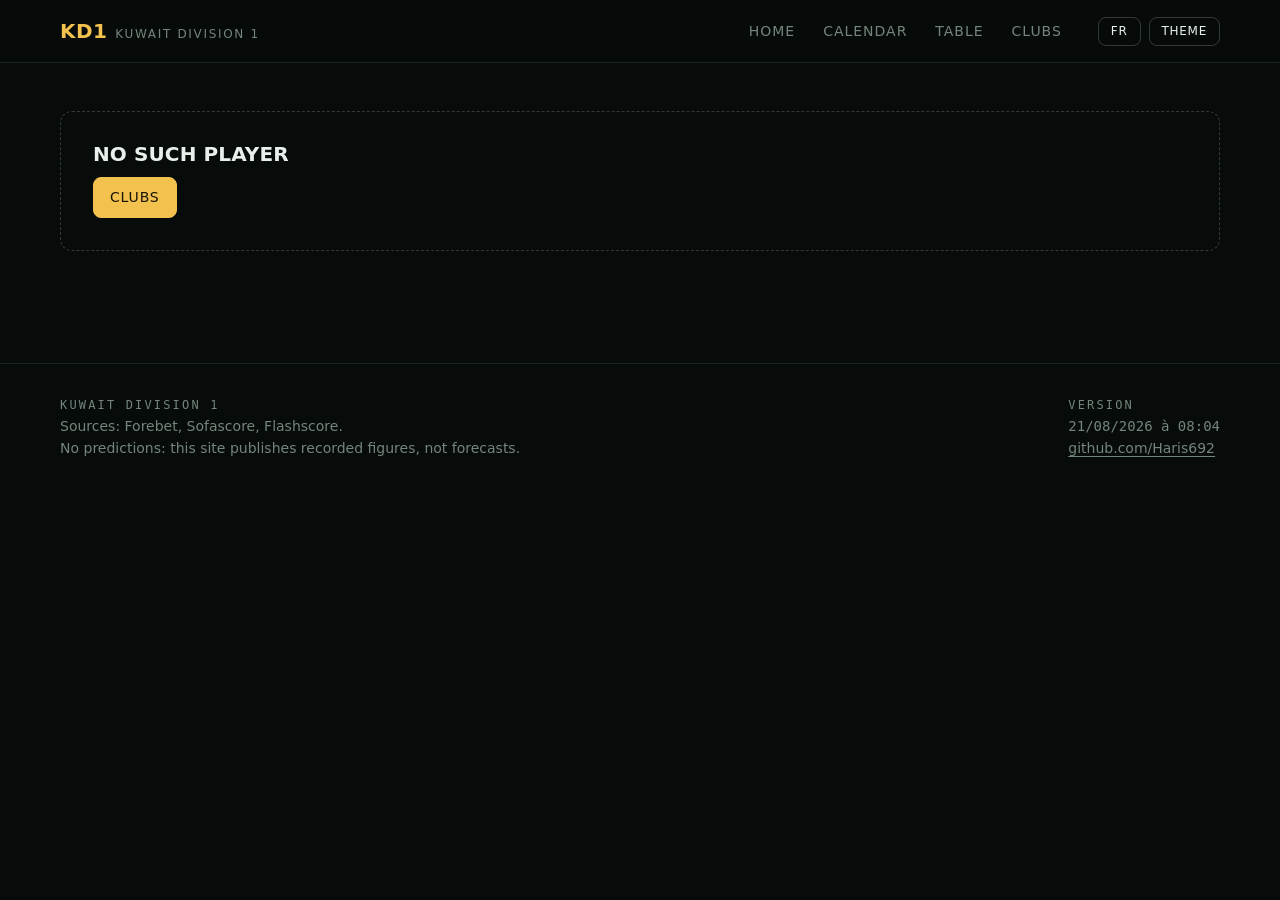
<file: joueur.html>
<!doctype html>
<html lang="fr" data-theme="dark">
<head>
<meta charset="utf-8">
<meta name="viewport" content="width=device-width, initial-scale=1">
<title>Joueur — Division 1 koweïtienne</title>
<meta name="description" content="Identité, valeur estimée, carrière et profil de buteur d'un joueur de Division 1 koweïtienne.">
<meta name="color-scheme" content="dark light">
<meta property="og:title" content="Joueur — Division 1 koweïtienne">
<meta property="og:description" content="Identité, valeur estimée, carrière et profil de buteur d'un joueur de Division 1 koweïtienne.">
<meta property="og:type" content="website">
<link rel="icon" href="data:image/svg+xml,<svg xmlns='http://www.w3.org/2000/svg' viewBox='0 0 32 32'><text y='26' font-size='26'>&#9917;</text></svg>">
<link rel="stylesheet" href="assets/8a947314b7/css/tokens.css">
<link rel="stylesheet" href="assets/8a947314b7/css/base.css">
<link rel="stylesheet" href="assets/8a947314b7/css/components.css">
<link rel="stylesheet" href="assets/8a947314b7/css/pages.css">
<!-- Le thème est posé AVANT le premier rendu : lu depuis le script principal,
     la page clignoterait en sombre puis basculerait en clair. -->
<script>
  try {
    var m = localStorage.getItem("kd1-theme");
    if (m) document.documentElement.dataset.theme = m;
  } catch (e) {}

  /* Filet de sécurité, en script CLASSIQUE et non en module — c'est justement
     un module qui peut échouer, et un module qui ne se lie pas n'exécute rien :
     ni rendu, ni gestionnaire d'erreur, écran noir. Ce script-ci est dans le
     HTML, toujours revalidé, donc toujours à jour.

     Il ne répare rien : il dit ce qui s'est passé et propose le seul geste qui
     règle le cas — un rechargement qui contourne le cache. */
  (function () {
    var cassé = false;
    addEventListener("error", function (e) {
      if (e.target && e.target.tagName === "SCRIPT") cassé = true;
      else if (e.message) cassé = true;
    }, true);
    addEventListener("unhandledrejection", function () { cassé = true; });

    addEventListener("load", function () {
      setTimeout(function () {
        var hôte = document.getElementById("main");
        if (!hôte || (!cassé && hôte.childElementCount)) return;
        if (hôte.childElementCount) return;
        var en = (document.documentElement.lang || "fr").indexOf("en") === 0;
        hôte.innerHTML = "";
        var box = document.createElement("div");
        box.style.cssText = "max-width:46rem;margin:12vh auto;padding:0 24px;" +
          "font:15px/1.6 system-ui,sans-serif;color:#e9efea";
        var h = document.createElement("h1");
        h.style.cssText = "font-size:1.5rem;margin:0 0 12px";
        h.textContent = en ? "This page could not load"
                           : "Cette page n’a pas pu se charger";
        var p = document.createElement("p");
        p.style.cssText = "color:#a3b3aa;margin:0 0 20px";
        p.textContent = en
          ? "A stale file is cached in your browser. Reloading fixes it."
          : "Un fichier périmé est resté en cache dans le navigateur. "
            + "Recharger suffit à le corriger.";
        var b = document.createElement("button");
        b.style.cssText = "font:inherit;text-transform:uppercase;letter-spacing:" +
          ".06em;padding:10px 18px;border-radius:8px;border:0;cursor:pointer;" +
          "background:#f2c14e;color:#1a1405";
        b.textContent = en ? "Reload" : "Recharger";
        b.onclick = function () {
          location.replace(location.pathname + location.search
            + (location.search ? "&" : "?") + "_r=" + Date.now());
        };
        box.appendChild(h); box.appendChild(p); box.appendChild(b);
        hôte.appendChild(box);
      }, 1200);
    });
  })();
</script>
<script type="module" src="assets/8a947314b7/js/pages/player.js"></script>
</head>
<body>
<main id="main"></main>
</body>
</html>
</file>
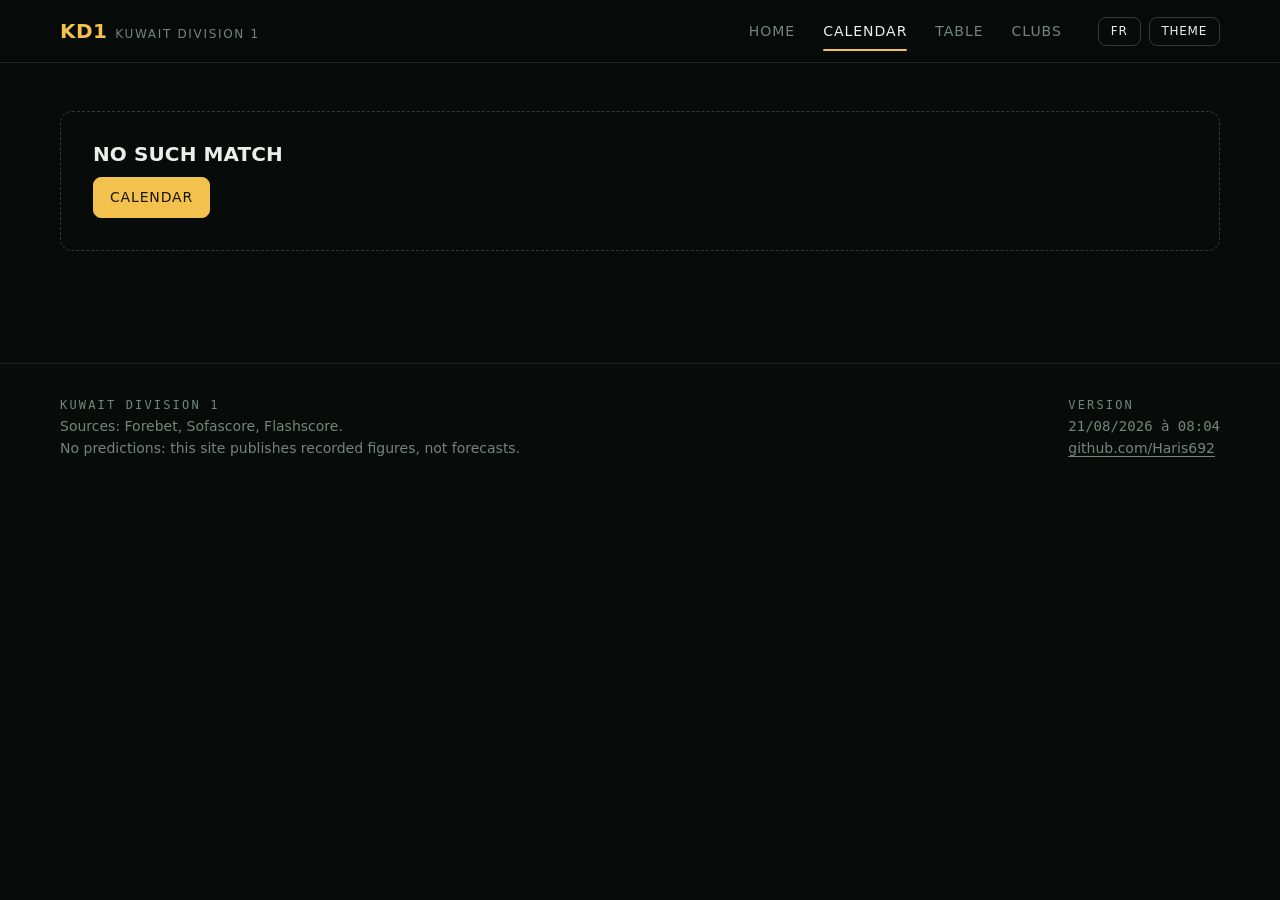
<file: match.html>
<!doctype html>
<html lang="fr" data-theme="dark">
<head>
<meta charset="utf-8">
<meta name="viewport" content="width=device-width, initial-scale=1">
<title>Rencontre — Division 1 koweïtienne</title>
<meta name="description" content="Chronologie, statistiques relevées et effectifs d'une rencontre de Division 1 koweïtienne.">
<meta name="color-scheme" content="dark light">
<meta property="og:title" content="Rencontre — Division 1 koweïtienne">
<meta property="og:description" content="Chronologie, statistiques relevées et effectifs d'une rencontre de Division 1 koweïtienne.">
<meta property="og:type" content="website">
<link rel="icon" href="data:image/svg+xml,<svg xmlns='http://www.w3.org/2000/svg' viewBox='0 0 32 32'><text y='26' font-size='26'>&#9917;</text></svg>">
<link rel="stylesheet" href="assets/8a947314b7/css/tokens.css">
<link rel="stylesheet" href="assets/8a947314b7/css/base.css">
<link rel="stylesheet" href="assets/8a947314b7/css/components.css">
<link rel="stylesheet" href="assets/8a947314b7/css/pages.css">
<!-- Le thème est posé AVANT le premier rendu : lu depuis le script principal,
     la page clignoterait en sombre puis basculerait en clair. -->
<script>
  try {
    var m = localStorage.getItem("kd1-theme");
    if (m) document.documentElement.dataset.theme = m;
  } catch (e) {}

  /* Filet de sécurité, en script CLASSIQUE et non en module — c'est justement
     un module qui peut échouer, et un module qui ne se lie pas n'exécute rien :
     ni rendu, ni gestionnaire d'erreur, écran noir. Ce script-ci est dans le
     HTML, toujours revalidé, donc toujours à jour.

     Il ne répare rien : il dit ce qui s'est passé et propose le seul geste qui
     règle le cas — un rechargement qui contourne le cache. */
  (function () {
    var cassé = false;
    addEventListener("error", function (e) {
      if (e.target && e.target.tagName === "SCRIPT") cassé = true;
      else if (e.message) cassé = true;
    }, true);
    addEventListener("unhandledrejection", function () { cassé = true; });

    addEventListener("load", function () {
      setTimeout(function () {
        var hôte = document.getElementById("main");
        if (!hôte || (!cassé && hôte.childElementCount)) return;
        if (hôte.childElementCount) return;
        var en = (document.documentElement.lang || "fr").indexOf("en") === 0;
        hôte.innerHTML = "";
        var box = document.createElement("div");
        box.style.cssText = "max-width:46rem;margin:12vh auto;padding:0 24px;" +
          "font:15px/1.6 system-ui,sans-serif;color:#e9efea";
        var h = document.createElement("h1");
        h.style.cssText = "font-size:1.5rem;margin:0 0 12px";
        h.textContent = en ? "This page could not load"
                           : "Cette page n’a pas pu se charger";
        var p = document.createElement("p");
        p.style.cssText = "color:#a3b3aa;margin:0 0 20px";
        p.textContent = en
          ? "A stale file is cached in your browser. Reloading fixes it."
          : "Un fichier périmé est resté en cache dans le navigateur. "
            + "Recharger suffit à le corriger.";
        var b = document.createElement("button");
        b.style.cssText = "font:inherit;text-transform:uppercase;letter-spacing:" +
          ".06em;padding:10px 18px;border-radius:8px;border:0;cursor:pointer;" +
          "background:#f2c14e;color:#1a1405";
        b.textContent = en ? "Reload" : "Recharger";
        b.onclick = function () {
          location.replace(location.pathname + location.search
            + (location.search ? "&" : "?") + "_r=" + Date.now());
        };
        box.appendChild(h); box.appendChild(p); box.appendChild(b);
        hôte.appendChild(box);
      }, 1200);
    });
  })();
</script>
<script type="module" src="assets/8a947314b7/js/pages/match.js"></script>
</head>
<body>
<main id="main"></main>
</body>
</html>
</file>
<file: assets/8a947314b7/css/tokens.css>
/* ============================================================================
   JETONS — la seule source de vérité pour la couleur, la lettre et l'espace.
   Aucune valeur brute ailleurs. Si une couleur n'est pas ici, elle n'existe pas.

   DIRECTION : LE STADE À 19 H 25
   Cette division ne joue qu'en soirée, sous les projecteurs. Le site est donc
   sombre par défaut, et d'un noir qui tire sur le vert — celui d'une pelouse
   éclairée de nuit — jamais d'un gris neutre. Un seul accent chaud, la couleur
   du projecteur, tenu en réserve pour ce qui compte : un score, un direct.
   ========================================================================= */

:root {
  color-scheme: dark;

  /* --- surfaces : du plus profond au plus proche ------------------------ */
  --ink-900: #070c0a;   /* le fond de page, la nuit derrière le stade */
  --ink-800: #0c1310;   /* les sections */
  --ink-700: #121b17;   /* les cartes */
  --ink-600: #18231e;   /* ce qui se pose SUR une carte */
  --ink-500: #1f2d27;   /* survol */

  --line: rgba(233, 239, 234, 0.10);
  --line-strong: rgba(233, 239, 234, 0.20);

  /* --- encre : un blanc de projecteur, légèrement verdi --------------- */
  --text: #e9efea;
  --text-2: #a3b3aa;
  --text-3: #74857b;

  /* --- entités : paire validée dataviz, séparation CVD ΔE 26.8 ---------
     Le domicile est TOUJOURS bleu, l'extérieur TOUJOURS orange. La couleur
     suit l'équipe, jamais son rang ni son résultat. Ne pas y toucher. */
  --home: #3987e5;
  --away: #d95926;
  --neutral-bar: #74857b;

  /* --- signal ----------------------------------------------------------- */
  --flood: #f2c14e;     /* le projecteur : score, direct, sélection */
  --flood-ink: #1a1405; /* ce qu'on écrit SUR le projecteur */
  --good: #3fbf6a;
  --warn: #f2a33f;
  --bad: #ff6b5e;
  --live: #ff4438;

  /* --- la pelouse -------------------------------------------------------
     Le même vert de nuit que le fond, éclairci juste assez pour qu'un nom
     blanc s'y lise. Elle reste SOUS les surfaces `--ink-` : un terrain plus
     clair qu'une carte volerait la hiérarchie de la page à un élément qui
     n'est qu'un support de lecture. Le dégradé va du fond du terrain (loin,
     plus sombre) vers le but (près, plus clair) — c'est ainsi qu'un stade
     est éclairé, et ça donne le sens de lecture sans une flèche. */
  --pitch-far: #0e1a14;
  --pitch-near: #16261d;
  --pitch-line: rgba(233, 239, 234, 0.09);

  /* --- lettre -----------------------------------------------------------
     Bahnschrift est le DIN livré avec Windows : la lettre des panneaux de
     signalisation et des tableaux de stade, disponible sans rien télécharger.
     Le site doit rester servable depuis un dossier, sans CDN. */
  --display: "Bahnschrift", "DIN Alternate", "Oswald", "Roboto Condensed",
             "Segoe UI Variable Display", system-ui, sans-serif;
  --body: system-ui, -apple-system, "Segoe UI", Roboto, sans-serif;
  --mono: "Cascadia Mono", ui-monospace, Consolas, "SF Mono", monospace;

  /* Échelle fluide : le même rapport du téléphone au grand écran. */
  --t--1: 0.75rem;
  --t-0: 0.875rem;
  --t-1: 1rem;
  --t-2: clamp(1.05rem, 0.98rem + 0.35vw, 1.25rem);
  --t-3: clamp(1.3rem, 1.15rem + 0.7vw, 1.75rem);
  --t-4: clamp(1.75rem, 1.4rem + 1.6vw, 2.75rem);
  --t-5: clamp(2.4rem, 1.7rem + 3.2vw, 4.5rem);
  --t-6: clamp(3rem, 1.8rem + 5.6vw, 7rem);

  /* --- espace : une seule progression, pas d'exception ------------------ */
  --s-1: 4px;   --s-2: 8px;   --s-3: 12px;  --s-4: 16px;
  --s-5: 24px;  --s-6: 32px;  --s-7: 48px;  --s-8: 64px;  --s-9: 96px;

  --r-1: 4px; --r-2: 8px; --r-3: 12px; --r-4: 20px; --r-full: 999px;

  --page: 1240px;       /* la largeur de lecture */
  --gutter: clamp(16px, 4vw, 40px);

  /* --- mouvement --------------------------------------------------------
     Une seule courbe pour tout le site : sortie franche, arrivée posée. */
  --ease: cubic-bezier(0.2, 0.7, 0.2, 1);
  --fast: 120ms;
  --mid: 220ms;
  --slow: 380ms;

  --lift: 0 1px 2px rgba(0,0,0,.4), 0 8px 24px -12px rgba(0,0,0,.7);
  --lift-2: 0 2px 4px rgba(0,0,0,.5), 0 20px 48px -20px rgba(0,0,0,.85);

  --z-nav: 100;
  --z-board: 90;
  --z-pop: 200;
}

/* Le clair n'est pas une inversion mécanique : les surfaces se réordonnent
   (la carte devient plus claire que le fond) et l'ambre s'assombrit pour tenir
   le contraste sur blanc. */
:root[data-theme="light"] {
  color-scheme: light;
  --ink-900: #eef1ef;
  --ink-800: #f5f7f5;
  --ink-700: #ffffff;
  --ink-600: #f7f9f7;
  --ink-500: #eef2ef;
  --line: rgba(11, 15, 13, 0.12);
  --line-strong: rgba(11, 15, 13, 0.24);
  --text: #0b0f0d;
  --text-2: #4c5a52;
  --text-3: #7b8a81;
  --home: #2a78d6;
  --away: #eb6834;
  --flood: #8a5a00;
  --flood-ink: #ffffff;
  --good: #0a8f36;
  --warn: #9a6200;
  --bad: #cc3a2e;
  --live: #d32b1e;
  --lift: 0 1px 2px rgba(11,15,13,.06), 0 8px 24px -16px rgba(11,15,13,.25);
  --lift-2: 0 2px 6px rgba(11,15,13,.08), 0 24px 48px -24px rgba(11,15,13,.3);
}
</file>
<file: assets/8a947314b7/css/base.css>
/* ============================================================================
   BASE — remise à zéro, lettre, accessibilité de plancher.
   Rien de spécifique à un composant ici.
   ========================================================================= */

*, *::before, *::after { box-sizing: border-box; }

html { -webkit-text-size-adjust: 100%; scroll-behavior: smooth; }

body {
  margin: 0;
  background: var(--ink-900);
  color: var(--text);
  font: var(--t-1)/1.6 var(--body);
  /* Un chiffre qui change ne doit jamais déplacer ses voisins : tout le site
     est en chiffres tabulaires, pas seulement les tableaux. */
  font-variant-numeric: tabular-nums;
  -webkit-font-smoothing: antialiased;
  text-rendering: optimizeLegibility;
  overflow-x: hidden;
}

h1, h2, h3, h4 {
  margin: 0;
  font-family: var(--display);
  font-weight: 600;
  line-height: 1.05;
  letter-spacing: 0.005em;
  text-transform: uppercase;
}
h1 { font-size: var(--t-5); }
h2 { font-size: var(--t-3); }
h3 { font-size: var(--t-2); }

p { margin: 0; }

a { color: inherit; text-decoration: none; }
a:hover { color: var(--flood); }

img { max-width: 100%; display: block; }

button, input, select, textarea { font: inherit; color: inherit; }
button { background: none; border: 0; padding: 0; cursor: pointer; }

/* Le focus doit être visible partout, et de la même façon partout : c'est le
   seul repère de quelqu'un qui navigue au clavier. Une seule règle globale
   vaut mieux que trente règles par composant qui finissent par diverger. */
:focus-visible {
  outline: 2px solid var(--flood);
  outline-offset: 2px;
  border-radius: var(--r-1);
}
:focus:not(:focus-visible) { outline: none; }

/* Le lien d'évitement : premier élément tabulable de chaque page. */
.skip {
  position: absolute; left: var(--s-4); top: -100px;
  background: var(--flood); color: var(--flood-ink);
  padding: var(--s-3) var(--s-4); border-radius: var(--r-2);
  font-family: var(--display); text-transform: uppercase;
  z-index: var(--z-pop); transition: top var(--fast) var(--ease);
}
.skip:focus { top: var(--s-4); color: var(--flood-ink); }

/* Réservé aux lecteurs d'écran : jamais utilisé pour cacher du décor. */
.sr {
  position: absolute; width: 1px; height: 1px; padding: 0; margin: -1px;
  overflow: hidden; clip: rect(0 0 0 0); white-space: nowrap; border: 0;
}

::selection { background: var(--flood); color: var(--flood-ink); }

/* Les barres de défilement des rails : discrètes, mais présentes — une zone
   qui défile doit le dire. */
.scroller { scrollbar-width: thin; scrollbar-color: var(--line-strong) transparent; }
.scroller::-webkit-scrollbar { height: 6px; }
.scroller::-webkit-scrollbar-track { background: transparent; }
.scroller::-webkit-scrollbar-thumb {
  background: var(--line-strong); border-radius: var(--r-full);
}

/* --- mise en page ---------------------------------------------------- */
.page { width: min(var(--page), 100%); margin-inline: auto; padding-inline: var(--gutter); }
.section { padding-block: var(--s-7); }
.stack > * + * { margin-top: var(--s-4); }

/* --- utilitaires de texte --------------------------------------------- */
.eyebrow {
  font-family: var(--mono); font-size: var(--t--1);
  letter-spacing: 0.18em; text-transform: uppercase; color: var(--text-3);
}
.lede { color: var(--text-2); font-size: var(--t-1); max-width: 62ch; }
.muted { color: var(--text-3); }
.num { font-family: var(--display); font-variant-numeric: tabular-nums; }
.mono { font-family: var(--mono); }
.truncate { overflow: hidden; text-overflow: ellipsis; white-space: nowrap; }

/* --- mouvement --------------------------------------------------------
   Une seule entrée de page, jamais d'animation sur les données elles-mêmes :
   un chiffre qui apparaît en fondu se lit moins vite. */
@keyframes rise { from { opacity: 0; transform: translateY(10px); } }
main { animation: rise var(--slow) var(--ease) both; }

@keyframes pulse { 50% { opacity: 0.3; } }

@media (prefers-reduced-motion: reduce) {
  html { scroll-behavior: auto; }
  *, *::before, *::after {
    animation-duration: 0.01ms !important;
    animation-iteration-count: 1 !important;
    transition-duration: 0.01ms !important;
    scroll-behavior: auto !important;
  }
}
</file>
<file: assets/8a947314b7/css/components.css>
/* ============================================================================
   COMPOSANTS — tout ce qui se répète d'une page à l'autre.
   Un composant = une classe racine. Pas de style contextuel « ce bouton mais
   dans cette page » : c'est ce qui fait diverger deux pages avec le temps.
   ========================================================================= */

/* ---------------------------------------------------------------- barre haute
   Elle ne bouge jamais, sur les six pages, et elle dit toujours où on est.
   C'est le seul repère stable quand on navigue de match en club en classement. */
.nav {
  position: sticky; top: 0; z-index: var(--z-nav);
  background: color-mix(in srgb, var(--ink-900) 88%, transparent);
  backdrop-filter: blur(14px) saturate(140%);
  border-bottom: 1px solid var(--line);
}
.nav__in {
  width: min(var(--page), 100%); margin-inline: auto;
  padding: var(--s-3) var(--gutter);
  display: flex; align-items: center; gap: var(--s-5);
}
.brand {
  display: flex; align-items: baseline; gap: var(--s-2);
  font-family: var(--display); text-transform: uppercase;
  letter-spacing: 0.02em; font-size: var(--t-2); white-space: nowrap;
}
.brand b { color: var(--flood); font-weight: 600; }
.brand span { font-size: var(--t--1); color: var(--text-3); letter-spacing: 0.14em; }

.nav__links { display: flex; gap: var(--s-1); margin-inline-start: auto; }
.nav__link {
  font-family: var(--display); font-size: var(--t-0);
  text-transform: uppercase; letter-spacing: 0.07em;
  color: var(--text-3); padding: var(--s-2) var(--s-3);
  border-radius: var(--r-2); position: relative;
  transition: color var(--fast) var(--ease), background var(--fast) var(--ease);
}
.nav__link:hover { color: var(--text); background: var(--ink-700); }
.nav__link[aria-current="page"] { color: var(--text); }
.nav__link[aria-current="page"]::after {
  content: ""; position: absolute; left: var(--s-3); right: var(--s-3);
  bottom: -1px; height: 2px; background: var(--flood); border-radius: 2px;
}
.nav__tools { display: flex; gap: var(--s-2); align-items: center; }

/* Sous 900 px les liens passent sous la marque et défilent latéralement :
   un menu à tiroir cacherait la navigation d'un site qui n'a que six pages. */
@media (max-width: 900px) {
  .nav__in { flex-wrap: wrap; gap: var(--s-3); }
  .nav__links {
    order: 3; width: 100%; margin-inline-start: 0;
    overflow-x: auto; padding-bottom: var(--s-1);
  }
  .nav__tools { margin-inline-start: auto; }
}

/* --------------------------------------------------------------- commandes */
.btn {
  display: inline-flex; align-items: center; gap: var(--s-2);
  font-family: var(--display); font-size: var(--t-0);
  text-transform: uppercase; letter-spacing: 0.06em;
  padding: var(--s-2) var(--s-4); border-radius: var(--r-2);
  border: 1px solid var(--line-strong); color: var(--text);
  background: var(--ink-700);
  transition: background var(--fast) var(--ease), border-color var(--fast) var(--ease),
              transform var(--fast) var(--ease);
}
.btn:hover { background: var(--ink-500); border-color: var(--text-3); color: var(--text); }
.btn:active { transform: translateY(1px); }
.btn--primary {
  background: var(--flood); color: var(--flood-ink); border-color: var(--flood);
}
.btn--primary:hover { background: var(--flood); color: var(--flood-ink); filter: brightness(1.08); }
.btn--ghost { background: none; }
.btn--sm { padding: var(--s-1) var(--s-3); font-size: var(--t--1); }
.btn[aria-busy="true"] { opacity: 0.6; cursor: progress; }

select.btn { padding-inline-end: var(--s-3); }

/* ------------------------------------------------------------------- carte */
.card {
  background: var(--ink-700); border: 1px solid var(--line);
  border-radius: var(--r-3); padding: var(--s-5);
}
.card__head {
  display: flex; align-items: baseline; gap: var(--s-3);
  flex-wrap: wrap; margin-bottom: var(--s-4);
}
.card__head h2, .card__head h3 { font-size: var(--t-2); }

/* La note de méthode : chaque bloc dit ce qu'il sait, d'où ça vient et ce qui
   manque — mais seulement quand on le demande. Déplié partout, ce serait plus
   de commentaire que de données. */
.note { margin-top: var(--s-3); }
.note > summary {
  display: inline-flex; align-items: center; gap: var(--s-2);
  font-size: var(--t--1); color: var(--text-3); cursor: pointer;
  list-style: none; width: max-content;
}
.note > summary::-webkit-details-marker { display: none; }
.note > summary::before {
  content: "?"; font-family: var(--mono); font-size: 10px; line-height: 1;
  width: 15px; height: 15px; border: 1px solid var(--line-strong);
  border-radius: var(--r-full); display: grid; place-items: center;
}
.note > summary:hover { color: var(--text-2); }
.note p { margin-top: var(--s-2); font-size: var(--t-0); color: var(--text-2); max-width: 66ch; }

/* ------------------------------------------------------------------ écusson */
.crest {
  width: 28px; height: 28px; object-fit: contain; flex: none;
  filter: drop-shadow(0 1px 2px rgba(0,0,0,.5));
}
.crest--lg { width: 44px; height: 44px; }
.crest--xl { width: clamp(56px, 9vw, 96px); height: clamp(56px, 9vw, 96px); }
.crest--sm { width: 20px; height: 20px; }
/* Un club sans écusson récupéré garde sa place : une pastille à ses initiales
   plutôt qu'un trou dans l'alignement. */
.crest--none {
  display: grid; place-items: center; border-radius: var(--r-full);
  background: var(--ink-600); color: var(--text-3);
  font-family: var(--display); font-size: var(--t--1);
}

.team-chip { display: inline-flex; align-items: center; gap: var(--s-2); min-width: 0; }
.team-chip__name { font-weight: 600; }

/* ------------------------------------------------------------------ pastille */
.badge {
  display: inline-flex; align-items: center; gap: var(--s-1);
  font-family: var(--mono); font-size: 10px; letter-spacing: 0.1em;
  text-transform: uppercase; color: var(--text-3);
  border: 1px solid var(--line); border-radius: var(--r-full);
  padding: 2px var(--s-2); white-space: nowrap;
}
.badge--flood { color: var(--flood); border-color: var(--flood); }
/* Donnée venue du club lui-même, pas d'une source collectée. Discret : c'est
   une mention d'origine, pas une distinction. */
.badge--club { color: var(--text-2); border-color: var(--line); }
.badge--live { color: var(--live); border-color: var(--live); }
.badge--live::before {
  content: ""; width: 6px; height: 6px; border-radius: 50%;
  background: var(--live); animation: pulse 1.6s ease-in-out infinite;
}
.badge--solid { background: var(--ink-600); border-color: transparent; color: var(--text-2); }

/* Le marqueur « en cours » : il se pose au-dessus de l'heure, clignote en
   rouge, et ne ressemble à aucune autre pastille du site — c'est le seul
   élément qui change tout seul, il a le droit d'attirer l'œil.
   Le clignotement s'arrête si la personne a demandé moins d'animations : c'est
   le rouge qui porte l'information, le battement n'est qu'un renfort. */
.live-mark {
  display: inline-flex; align-items: center; gap: 5px;
  font-family: var(--mono); font-size: var(--t--1);
  letter-spacing: 0.16em; text-transform: uppercase;
  color: var(--live); animation: blink 1.3s ease-in-out infinite;
  cursor: help;
}
.live-mark__dot {
  width: 7px; height: 7px; border-radius: 50%; background: var(--live);
  box-shadow: 0 0 0 3px color-mix(in srgb, var(--live) 22%, transparent);
}
@keyframes blink { 50% { opacity: 0.28; } }

/* Le marqueur se pose au-dessus de l'heure et reste centré sur elle. Sans
   marqueur, l'empilement ne laisse aucune place vide : l'heure d'une rencontre
   à venir garde exactement la hauteur du score de sa voisine. */
.kick-stack {
  display: inline-flex; flex-direction: column; align-items: center;
  gap: 2px; line-height: 1;
}

.dot { width: 9px; height: 9px; border-radius: 50%; flex: none; display: inline-block; }
.dot--home { background: var(--home); }
.dot--away { background: var(--away); }

/* ------------------------------------------------------------- rail (Netflix)
   Une rangée qui défile latéralement, avec accroche. C'est le seul emprunt
   assumé aux plateformes vidéo, et il tient parce qu'on a de quoi la remplir :
   84 rencontres, 8 clubs, 50 buteurs. Un rail de trois cartes serait ridicule —
   les composants qui n'ont pas assez de contenu passent en grille. */
.rail { position: relative; }
.rail__head {
  display: flex; align-items: baseline; gap: var(--s-3);
  margin-bottom: var(--s-4); padding-inline: var(--gutter);
}
.rail__head h2 { font-size: var(--t-3); }
.rail__more { margin-inline-start: auto; font-size: var(--t-0); color: var(--text-3); }
.rail__more:hover { color: var(--flood); }
.rail__track {
  display: flex; gap: var(--s-4); overflow-x: auto; overscroll-behavior-x: contain;
  scroll-snap-type: x proximity; padding: var(--s-1) var(--gutter) var(--s-5);
}
.rail__track > * { scroll-snap-align: start; flex: none; }
/* Les flèches ne remplacent pas le défilement, elles le rendent visible à la
   souris. Cachées au clavier et au tactile, qui ont déjà mieux. */
.rail__arrow {
  position: absolute; top: 50%; translate: 0 -30%;
  width: 40px; height: 64px; display: none; place-items: center;
  background: color-mix(in srgb, var(--ink-900) 82%, transparent);
  border: 1px solid var(--line); border-radius: var(--r-2);
  color: var(--text); font-size: var(--t-2); z-index: 2;
  transition: background var(--fast) var(--ease);
}
.rail__arrow:hover { background: var(--ink-600); }
.rail__arrow[hidden] { display: none; }
.rail__arrow--prev { left: 4px; }
.rail__arrow--next { right: 4px; }
@media (hover: hover) and (min-width: 900px) { .rail__arrow { display: grid; } }

/* --------------------------------------------------------- carte rencontre */
.fixture {
  width: 280px; background: var(--ink-700); border: 1px solid var(--line);
  border-radius: var(--r-3); padding: var(--s-4); display: block;
  transition: transform var(--mid) var(--ease), border-color var(--mid) var(--ease),
              box-shadow var(--mid) var(--ease), background var(--mid) var(--ease);
}
.fixture:hover, .fixture:focus-visible {
  transform: translateY(-3px); border-color: var(--line-strong);
  box-shadow: var(--lift-2); background: var(--ink-600); color: var(--text);
}
.fixture__top {
  display: flex; align-items: center; gap: var(--s-2);
  margin-bottom: var(--s-4); font-size: var(--t--1); color: var(--text-3);
}
.fixture__side {
  display: flex; align-items: center; gap: var(--s-3); padding-block: var(--s-1);
}
.fixture__side .name { flex: 1; min-width: 0; font-weight: 600; }
.fixture__side .score {
  font-family: var(--display); font-size: var(--t-2); min-width: 1.4ch; text-align: right;
}
/* Le perdant s'efface d'un cran : on lit le résultat sans lire les chiffres. */
.fixture__side--lost { color: var(--text-3); }
.fixture__side--lost .score { color: var(--text-3); }
.fixture__foot {
  margin-top: var(--s-3); padding-top: var(--s-3); border-top: 1px solid var(--line);
  font-size: var(--t--1); color: var(--text-3);
  display: flex; align-items: center; gap: var(--s-2);
}
.fixture__kick { font-family: var(--display); font-size: var(--t-3); color: var(--text-2); }

/* ------------------------------------------------------------- carte club */
.club {
  width: 200px; border-radius: var(--r-3); border: 1px solid var(--line);
  background: var(--ink-700); padding: var(--s-5) var(--s-4);
  display: grid; justify-items: center; gap: var(--s-3); text-align: center;
  transition: transform var(--mid) var(--ease), box-shadow var(--mid) var(--ease),
              border-color var(--mid) var(--ease);
  position: relative; overflow: hidden;
}
/* La couleur du club ne teinte que ce voile, jamais un graphique : deux clubs
   peuvent partager une teinte, et une couleur de club peut être blanche. */
.club::before {
  content: ""; position: absolute; inset: 0 0 auto; height: 3px;
  background: var(--club, var(--line-strong));
}
.club:hover, .club:focus-visible {
  transform: translateY(-4px); box-shadow: var(--lift-2);
  border-color: var(--line-strong); color: var(--text);
}
.club__name { font-family: var(--display); font-size: var(--t-1); text-transform: uppercase; }
.club__meta { font-size: var(--t--1); color: var(--text-3); }

/* ------------------------------------------------------------------ tableau */
.table { width: 100%; border-collapse: collapse; font-size: var(--t-0); }
.table th {
  text-align: left; font-family: var(--mono); font-size: 10px;
  letter-spacing: 0.14em; text-transform: uppercase; color: var(--text-3);
  font-weight: 400; padding: var(--s-2) var(--s-3); border-bottom: 1px solid var(--line-strong);
}
.table td { padding: var(--s-3); border-bottom: 1px solid var(--line); }
.table tbody tr { transition: background var(--fast) var(--ease); }
.table tbody tr:hover { background: var(--ink-600); }
.table .n { text-align: right; font-variant-numeric: tabular-nums; }
.table .rank { color: var(--text-3); width: 2.5ch; text-align: right; font-family: var(--display); }
.table__wrap { overflow-x: auto; }

/* Les places qui comptent, marquées à gauche plutôt que par une couleur de
   fond : le classement reste lisible en noir et blanc. */
.table tr[data-zone="up"] td:first-child { box-shadow: inset 3px 0 0 var(--good); }
.table tr[data-zone="down"] td:first-child { box-shadow: inset 3px 0 0 var(--bad); }
.table tr[data-highlight] td { background: color-mix(in srgb, var(--flood) 10%, transparent); }

/* ------------------------------------------------------------- barre comparée */
.h2h { display: grid; grid-template-columns: 4.5ch 1fr minmax(9ch, auto) 1fr 4.5ch; gap: var(--s-2) var(--s-3); align-items: center; }
.h2h__label { text-align: center; font-size: var(--t--1); color: var(--text-2); }
.h2h__bar { height: 8px; border-radius: var(--r-full); background: var(--ink-600); overflow: hidden; display: flex; }
.h2h__bar--home { justify-content: flex-end; }
.h2h__fill { height: 100%; border-radius: var(--r-full); }
.h2h__fill--home { background: var(--home); }
.h2h__fill--away { background: var(--away); }
.h2h__v { font-family: var(--display); font-size: var(--t-0); }
.h2h__v--l { text-align: right; }
.h2h__group {
  grid-column: 1 / -1; margin-top: var(--s-4); font-family: var(--mono);
  font-size: 10px; letter-spacing: 0.14em; text-transform: uppercase; color: var(--text-3);
}

/* -------------------------------------------------------------- états vides */
.empty {
  display: grid; gap: var(--s-3); justify-items: start;
  padding: var(--s-6); border: 1px dashed var(--line-strong);
  border-radius: var(--r-3); color: var(--text-2);
}
.empty h3 { font-size: var(--t-2); color: var(--text); }

/* Le squelette : ce qui s'affiche pendant que les données arrivent. Il a la
   FORME du contenu attendu, pas une roue qui tourne — la page ne doit pas
   sauter quand les vraies valeurs se posent. */
.skel {
  background: linear-gradient(90deg, var(--ink-700), var(--ink-600), var(--ink-700));
  background-size: 200% 100%; border-radius: var(--r-2);
  animation: shimmer 1.4s linear infinite;
}
@keyframes shimmer { to { background-position: -200% 0; } }

/* -------------------------------------------------------------------- pied */
.foot {
  border-top: 1px solid var(--line); margin-top: var(--s-8);
  padding-block: var(--s-6) var(--s-8); color: var(--text-3); font-size: var(--t-0);
}
.foot__grid { display: flex; flex-wrap: wrap; gap: var(--s-5); justify-content: space-between; }
.foot a { text-decoration: underline; text-underline-offset: 3px; }
</file>
<file: assets/8a947314b7/css/pages.css>
/* ============================================================================
   PAGES — ce qui n'existe qu'à un endroit. Tout ce qui se répète est dans
   components.css ; si un bloc d'ici commence à servir deux fois, il déménage.
   ========================================================================= */

/* ------------------------------------------------------------------ la une
   L'ouverture du site. Ce que voit un club koweïtien à la première seconde :
   une rencontre, en grand, avec son score. Pas un tableau de bord. */
.hero {
  position: relative; overflow: hidden;
  border-bottom: 1px solid var(--line);
  padding-block: clamp(var(--s-6), 7vw, var(--s-9));
}
/* Deux halos aux couleurs des deux camps, très dilués : l'ambiance d'un stade
   éclairé, sans jamais teinter un chiffre. */
.hero::before, .hero::after {
  content: ""; position: absolute; inset-block: -40%; width: 60%;
  filter: blur(90px); opacity: 0.5; pointer-events: none;
}
.hero::before { left: -15%; background: radial-gradient(circle, var(--home), transparent 62%); }
.hero::after { right: -15%; background: radial-gradient(circle, var(--away), transparent 62%); }
/* Sur fond clair, la même opacité vire au pastel et affaiblit le texte :
   les halos se retirent nettement. */
:root[data-theme="light"] .hero::before,
:root[data-theme="light"] .hero::after { opacity: 0.22; }
:root[data-theme="light"] .club-hero::before { opacity: 0.2; }
.hero__in { position: relative; }
.hero__meta { display: flex; flex-wrap: wrap; gap: var(--s-3); align-items: center; margin-bottom: var(--s-5); }
.hero__grid {
  display: grid; grid-template-columns: 1fr auto 1fr;
  align-items: center; gap: clamp(var(--s-3), 3vw, var(--s-7));
}
.hero__team { display: grid; justify-items: center; gap: var(--s-3); text-align: center; min-width: 0; }
.hero__name {
  font-family: var(--display); font-size: var(--t-4); text-transform: uppercase;
  line-height: 1; overflow-wrap: anywhere;
}
.hero__rank { font-size: var(--t--1); color: var(--text-2); }
.hero__score {
  font-family: var(--display); font-size: var(--t-6); line-height: 0.9;
  color: var(--flood); white-space: nowrap; letter-spacing: 0.01em;
}
.hero__score .sep { color: var(--text-3); margin-inline: 0.12em; }
.hero__kick { font-family: var(--display); font-size: var(--t-4); color: var(--text-2); }
.hero__cta { margin-top: var(--s-6); display: flex; flex-wrap: wrap; gap: var(--s-3); }
.hero__line {
  margin-top: var(--s-5); display: flex; flex-wrap: wrap; gap: var(--s-2) var(--s-4);
  font-size: var(--t-0); color: var(--text-2);
}
.hero__line b { color: var(--text); font-weight: 600; }
@media (max-width: 700px) {
  .hero__name { font-size: var(--t-2); }
  .hero__grid { gap: var(--s-2); }
}

/* Plusieurs rencontres à la une — le cas normal : une journée de cette division
   se joue en deux à quatre matchs le même soir. Chacune garde un panneau
   entier, cliquable d'un bout à l'autre. Aucune n'est reléguée derrière une
   autre : elles ont toutes eu lieu ce soir-là. */
.hero__matches {
  display: grid; gap: var(--s-4);
  grid-template-columns: repeat(auto-fit, minmax(320px, 1fr));
}
.hmatch {
  display: block; padding: var(--s-4) var(--s-5);
  background: color-mix(in srgb, var(--ink-700) 72%, transparent);
  backdrop-filter: blur(6px);
  border: 1px solid var(--line); border-radius: var(--r-3);
  transition: transform var(--mid) var(--ease), border-color var(--mid) var(--ease),
              box-shadow var(--mid) var(--ease);
}
a.hmatch:hover, a.hmatch:focus-visible {
  transform: translateY(-3px); border-color: var(--line-strong);
  box-shadow: var(--lift-2); color: var(--text);
}
.hmatch__top {
  display: flex; align-items: center; gap: var(--s-2);
  font-size: var(--t--1); color: var(--text-3); margin-bottom: var(--s-3);
}
.hmatch__grid {
  display: grid; grid-template-columns: 1fr auto 1fr;
  align-items: center; gap: var(--s-3);
}
.hmatch__side { display: grid; justify-items: center; gap: var(--s-2); min-width: 0; text-align: center; }
.hmatch__name {
  font-family: var(--display); font-size: var(--t-1); text-transform: uppercase;
  line-height: 1.1; overflow-wrap: anywhere;
}
.hmatch__score { font-family: var(--display); font-size: var(--t-4); color: var(--flood); white-space: nowrap; }
.hmatch__score .sep { color: var(--text-3); margin-inline: 0.1em; }
.hmatch__kick { font-family: var(--display); font-size: var(--t-3); color: var(--text-2); }
.hmatch__line {
  margin-top: var(--s-3); padding-top: var(--s-3); border-top: 1px solid var(--line);
  display: flex; flex-wrap: wrap; gap: var(--s-1) var(--s-3);
  font-size: var(--t--1); color: var(--text-2);
}
.hmatch__line b { color: var(--text); font-weight: 600; }

/* ------------------------------------------------------------------ chiffres */
.stats-strip {
  display: grid; grid-template-columns: repeat(auto-fit, minmax(150px, 1fr));
  gap: var(--s-4);
}
.stat {
  background: var(--ink-700); border: 1px solid var(--line);
  border-radius: var(--r-3); padding: var(--s-4) var(--s-5);
}
.stat__v { font-size: var(--t-4); line-height: 1; }
.stat__l { font-size: var(--t--1); color: var(--text-2); margin-top: var(--s-2); }
.stat__n { font-size: var(--t--1); color: var(--text-3); }

.grid-cards {
  display: grid; gap: var(--s-4);
  grid-template-columns: repeat(auto-fill, minmax(200px, 1fr));
}
.grid-cards > * { width: auto; }

.scorer { display: flex; align-items: center; gap: var(--s-3); }
.scorer__g { font-size: var(--t-4); line-height: 1; color: var(--flood); }
.scorer__n { font-weight: 600; }

/* ----------------------------------------------------------- page rencontre */
.board {
  position: sticky; top: 57px; z-index: var(--z-board);
  background: var(--ink-900); border-bottom: 1px solid var(--line);
  box-shadow: 0 10px 20px -18px rgba(0,0,0,.9);
}
.board__in { padding-block: var(--s-3); }
.board__line { display: grid; grid-template-columns: 1fr auto 1fr; align-items: center; gap: var(--s-4); }
.board__team { display: flex; align-items: center; gap: var(--s-3); min-width: 0; }
.board__team--away { flex-direction: row-reverse; text-align: right; }
.board__name { font-family: var(--display); font-size: var(--t-2); text-transform: uppercase; }
.board__score { font-family: var(--display); font-size: var(--t-4); color: var(--flood); white-space: nowrap; }
.board__score .sep { color: var(--text-3); margin-inline: 0.1em; }
.board__meta { margin-top: var(--s-2); display: flex; flex-wrap: wrap; gap: var(--s-2) var(--s-4); font-size: var(--t--1); color: var(--text-3); }
@media (max-width: 640px) { .board { top: 106px; } .board__name { font-size: var(--t-0); } }

.tabs { display: flex; gap: var(--s-1); border-bottom: 1px solid var(--line); overflow-x: auto; }
.tab {
  font-family: var(--display); font-size: var(--t-0); text-transform: uppercase;
  letter-spacing: 0.06em; color: var(--text-3); white-space: nowrap;
  padding: var(--s-3) var(--s-4); border-bottom: 2px solid transparent;
  transition: color var(--fast) var(--ease);
}
.tab:hover { color: var(--text-2); }
.tab[aria-selected="true"] { color: var(--text); border-bottom-color: var(--flood); }

/* --- le fil du match : la signature du projet -------------------------
   Personne d'autre ne publie les buteurs de cette division. Depuis qu'ils sont
   nommés ET minutés, le match tient sur une ligne de temps. C'est le seul
   endroit du site où l'on dépense de l'emphase. */
.tl__track {
  position: relative; height: 104px; border-radius: var(--r-2);
  background: linear-gradient(180deg, transparent 0 8%,
    color-mix(in srgb, var(--ink-600) 80%, transparent) 8% 92%, transparent 92%);
}
.tl__track::after {
  content: ""; position: absolute; inset-inline: 0; top: 50%;
  border-top: 1px solid var(--line-strong);
}
.tl__q { position: absolute; top: 14%; bottom: 14%; width: 1px; background: var(--line); }
.tl__half { position: absolute; top: 4%; bottom: 4%; width: 1px; background: var(--line-strong); }
.tl__mk {
  position: absolute; translate: -50% 0; display: flex; flex-direction: column;
  align-items: center; gap: var(--s-1);
}
.tl__mk--home { top: 10px; }
.tl__mk--away { bottom: 10px; flex-direction: column-reverse; }
.tl__pip { width: 13px; height: 13px; border-radius: 50%; box-shadow: 0 0 0 3px var(--ink-700); }
.tl__mk--home .tl__pip { background: var(--home); }
.tl__mk--away .tl__pip { background: var(--away); }
.tl__mk--card .tl__pip { width: 8px; height: 11px; border-radius: 2px; background: var(--flood); opacity: .75; }
.tl__mk--red .tl__pip { background: var(--bad); opacity: 1; }
.tl__stamp { font-family: var(--mono); font-size: 11px; color: var(--text-2); white-space: nowrap; }
.tl__stamp .at { color: var(--flood); }
.tl__scale { display: flex; justify-content: space-between; font-family: var(--mono); font-size: 10px; color: var(--text-3); margin-top: var(--s-2); }
.tl__who { margin-top: var(--s-4); display: flex; flex-wrap: wrap; gap: var(--s-2) var(--s-5); font-size: var(--t-0); color: var(--text-2); }
.tl__who b { color: var(--text); }
.tl__who .dot { margin-inline-end: var(--s-2); }

/* --- homme du match --- */
.motm { display: grid; gap: var(--s-4); }
.motm__row { display: flex; gap: var(--s-3); align-items: baseline; }
.motm__head { display: flex; flex-wrap: wrap; align-items: baseline; gap: var(--s-2); }
.motm__why { font-size: var(--t-0); color: var(--text-2); max-width: 62ch; }

/* --- possession --- */
.poss { display: flex; height: 10px; border-radius: var(--r-full); overflow: hidden; }
.poss span:first-child { background: var(--home); }
.poss span:last-child { background: var(--away); }
.poss__row { display: flex; justify-content: space-between; font-size: var(--t-0); margin-bottom: var(--s-2); }

/* ----------------------------------------------------------------- page club */
.club-hero { position: relative; overflow: hidden; border-bottom: 1px solid var(--line); padding-block: var(--s-7); }
.club-hero::before {
  content: ""; position: absolute; inset-block: -60%; left: -10%; width: 55%;
  background: radial-gradient(circle, var(--club, var(--home)), transparent 62%);
  filter: blur(100px); opacity: .45; pointer-events: none;
}
.club-hero__in { position: relative; display: flex; flex-wrap: wrap; gap: var(--s-5); align-items: center; }
.club-hero__title h1 { font-size: var(--t-4); }

.squad { display: grid; gap: var(--s-5); grid-template-columns: repeat(auto-fit, minmax(240px, 1fr)); }
.squad__grp { font-family: var(--mono); font-size: 10px; letter-spacing: .14em; text-transform: uppercase; color: var(--text-3); margin-bottom: var(--s-2); }
.player { display: flex; align-items: center; gap: var(--s-3); padding: var(--s-2) 0; border-bottom: 1px solid var(--line); }
.player__no { font-family: var(--display); color: var(--text-3); width: 2.5ch; text-align: right; }
.player__n { flex: 1; min-width: 0; }
.player__g { font-family: var(--display); color: var(--flood); }

/* ---------------------------------------------------------------- terrain */
/* La pelouse est un dégradé, pas une image : le site reste autonome, et la
   couleur vient des jetons — c'est le même vert de nuit que le fond de page,
   éclairci juste assez pour lire dessus. Les lignes blanches sont dessinées
   en `background-image`, aucune n'est un élément : un rond central en DOM
   serait un nœud de plus à ne jamais styler. */
.pitch__field {
  display: flex; flex-direction: column; justify-content: space-between;
  gap: var(--s-3); padding: var(--s-4) var(--s-2);
  min-height: 340px; border-radius: var(--r-2);
  border: 1px solid var(--line);
  background:
    /* le rond central */
    radial-gradient(circle at 50% 50%, transparent 46px,
                    var(--pitch-line) 46px 47px, transparent 47px),
    /* la ligne médiane */
    linear-gradient(var(--pitch-line), var(--pitch-line)) 50% 50% / 100% 1px no-repeat,
    /* la pelouse */
    linear-gradient(180deg, var(--pitch-far), var(--pitch-near));
}
.pitch__line {
  display: flex; justify-content: space-evenly; align-items: flex-start;
  gap: var(--s-2); flex-wrap: wrap;
}
.pitch__p {
  display: flex; flex-direction: column; align-items: center; gap: 2px;
  min-width: 0; max-width: 5.5rem; text-align: center; color: var(--text);
}
.pitch__p--flat { cursor: default; }
.pitch__no {
  font-family: var(--display); font-size: var(--t--1);
  width: 1.9rem; height: 1.9rem; border-radius: 50%;
  display: grid; place-items: center;
  background: var(--ink-800); border: 1px solid var(--line-strong);
}
.pitch__name {
  font-size: 10px; line-height: 1.2; max-width: 100%;
  overflow: hidden; text-overflow: ellipsis; white-space: nowrap;
}
.pitch__c {
  font-family: var(--mono); font-size: 8px; line-height: 1;
  padding: 2px 3px; border-radius: 2px;
  background: var(--flood); color: var(--flood-ink);
}
/* Les joueurs sans poste, sous le terrain et non dessus. La bordure en
   pointillés dit « on ne sait pas où les mettre » sans avoir à l'écrire. */
.pitch__off {
  margin-top: var(--s-3); padding: var(--s-3);
  border: 1px dashed var(--line-strong); border-radius: var(--r-2);
}
.pitch__off-label {
  font-family: var(--mono); font-size: 10px; letter-spacing: .12em;
  text-transform: uppercase; color: var(--text-3); margin-bottom: var(--s-3);
}

/* Feuille de match. Un joueur que la source ne connaît pas n'a pas de fiche :
   il garde exactement la même ligne, sans l'affordance du lien — rien ne doit
   suggérer qu'il y a quelque chose à cliquer. */
.player--flat { color: inherit; cursor: default; }
.sheet__mark {
  font-family: var(--mono); font-size: 9px; line-height: 1;
  padding: 3px 4px; border: 1px solid var(--line); border-radius: 3px;
  color: var(--text-3);
}

/* --------------------------------------------------------------- calendrier */
.day { margin-top: var(--s-6); }
.day__h {
  display: flex; align-items: baseline; gap: var(--s-3);
  font-family: var(--display); text-transform: uppercase; font-size: var(--t-1);
  padding-bottom: var(--s-2); border-bottom: 1px solid var(--line);
}
.row-fx {
  display: grid; grid-template-columns: 5.5ch 1fr auto; gap: var(--s-3);
  align-items: center; padding: var(--s-3) var(--s-2); border-bottom: 1px solid var(--line);
  transition: background var(--fast) var(--ease);
}
.row-fx:hover { background: var(--ink-700); color: var(--text); }
.row-fx__t { font-family: var(--mono); font-size: var(--t--1); color: var(--text-3); }
.row-fx__m { display: flex; align-items: center; gap: var(--s-3); flex-wrap: wrap; min-width: 0; }
.row-fx__s { font-family: var(--display); font-size: var(--t-1); }
.filters { display: flex; flex-wrap: wrap; gap: var(--s-2); margin-bottom: var(--s-5); }

/* ------------------------------------------------------------ page joueur
   ⚠️ Pas de radar à cinq axes ici, et ce n'est pas un oubli : aucune source ne
   publie de note, de minutes, de passes ni de tacles sur cette division. Un
   radar bâti sur les seuls buts serait une décoration qui ment. Ce que la page
   montre est vrai, et une partie — le profil de buteur — est calculée par nous
   depuis les chronologies. */
.photo {
  width: 44px; height: 44px; border-radius: var(--r-full); flex: none;
  object-fit: cover; background: var(--ink-600);
}
.photo--lg { width: 64px; height: 64px; }
.photo--xl { width: clamp(84px, 12vw, 128px); height: clamp(84px, 12vw, 128px); }
.photo--sm { width: 30px; height: 30px; }
.photo--none {
  display: grid; place-items: center; font-family: var(--display);
  color: var(--text-3); font-size: var(--t-0); letter-spacing: .02em;
}
.photo--xl.photo--none { font-size: var(--t-3); }

.player__ar { font-size: var(--t-2); color: var(--text-2); margin-top: var(--s-1); }

/* Un joueur d'un effectif est un lien : il mène à sa fiche. */
a.player { transition: background var(--fast) var(--ease); border-radius: var(--r-1); }
a.player:hover { background: var(--ink-600); color: var(--text); }

/* Quand il marque : six tranches de quinze minutes. Un histogramme, pas un
   radar — c'est une distribution, et une distribution se lit en barres. */
.mins { display: flex; align-items: flex-end; gap: var(--s-3); height: 160px; }
.mins__col { flex: 1; display: flex; flex-direction: column; justify-content: flex-end;
             height: 100%; text-align: center; }
.mins__bar {
  background: linear-gradient(180deg, var(--flood),
              color-mix(in srgb, var(--flood) 45%, transparent));
  border-radius: var(--r-1) var(--r-1) 0 0; min-height: 2px; position: relative;
}
.mins__n {
  position: absolute; inset-inline: 0; top: -18px;
  font-family: var(--display); font-size: var(--t-0); color: var(--text);
}
.mins__l { font-family: var(--mono); font-size: 10px; color: var(--text-3);
           margin-top: var(--s-2); }

.rivals { display: grid; gap: var(--s-1); }
.rivals__row {
  display: flex; align-items: center; gap: var(--s-3);
  padding: var(--s-2); border-radius: var(--r-2);
  transition: background var(--fast) var(--ease);
}
.rivals__row:hover { background: var(--ink-600); color: var(--text); }
.rivals__row b { margin-inline-start: auto; color: var(--flood); }
</file>
